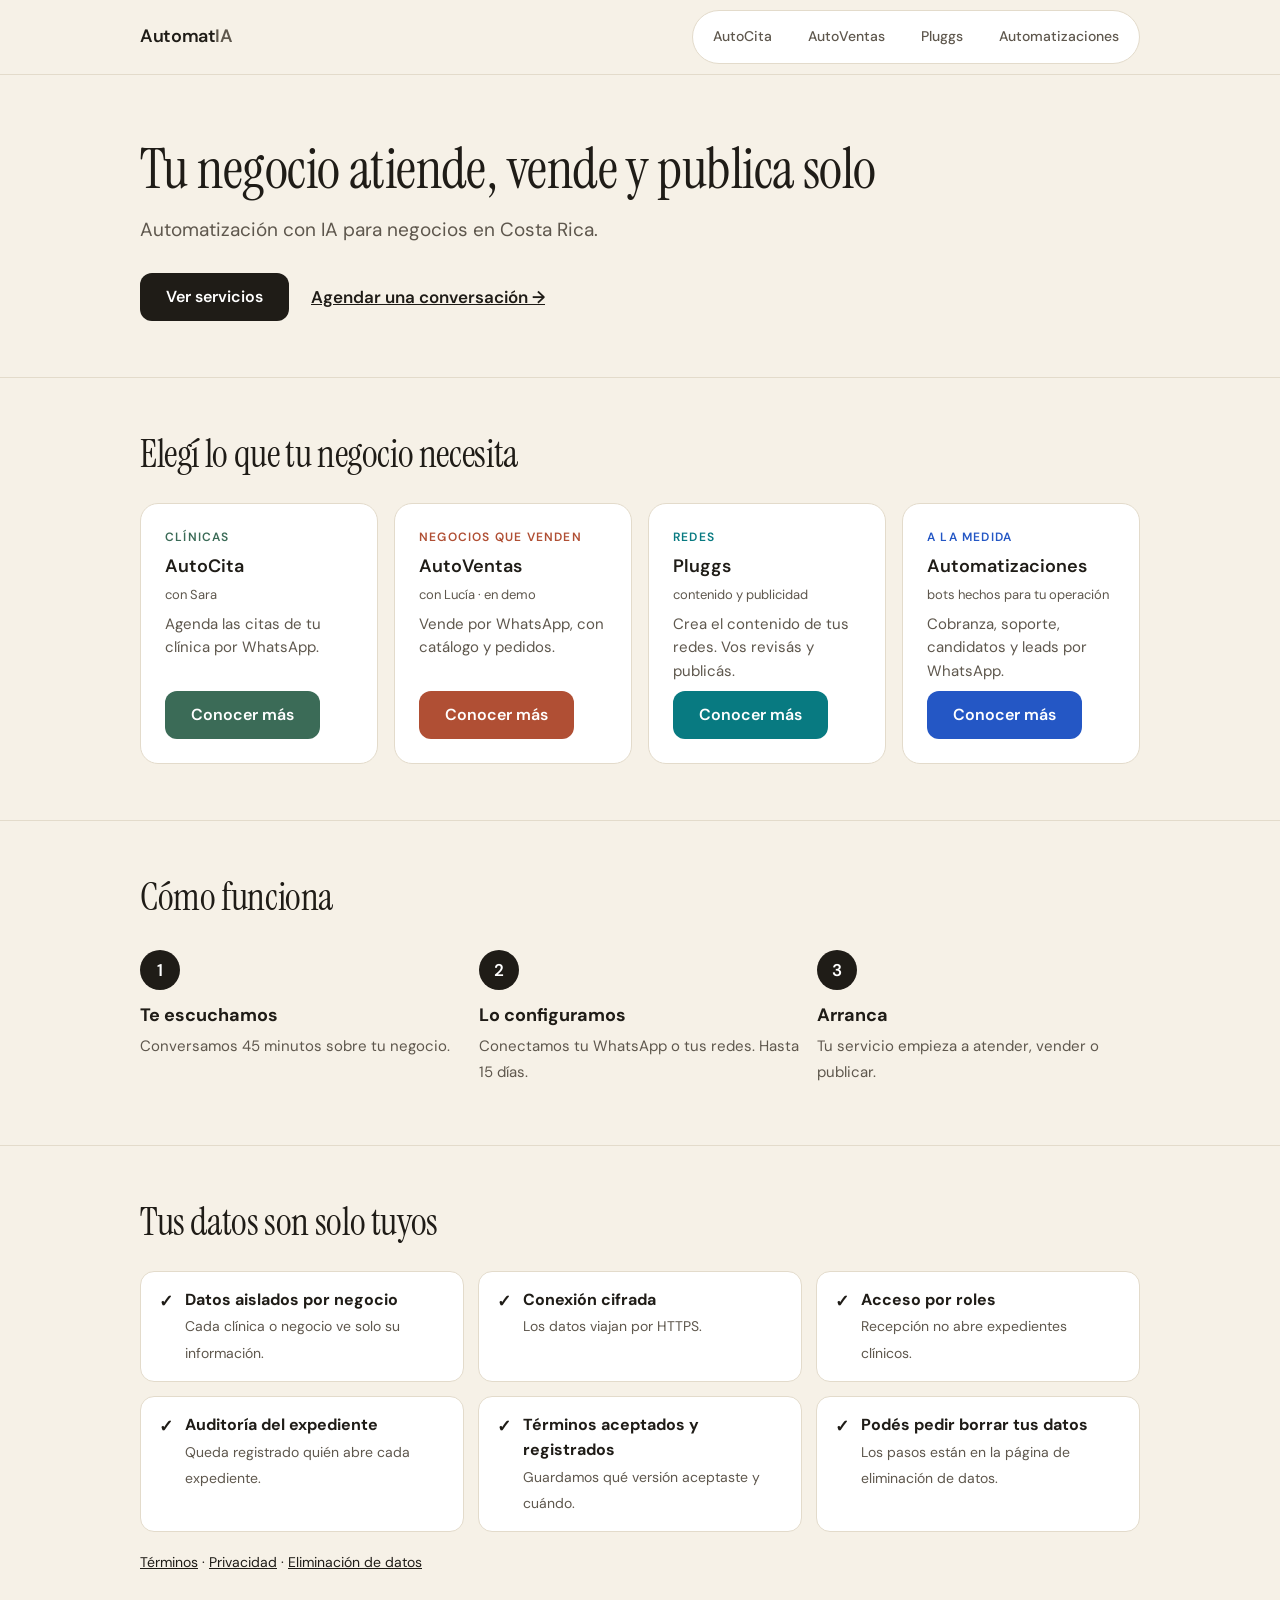
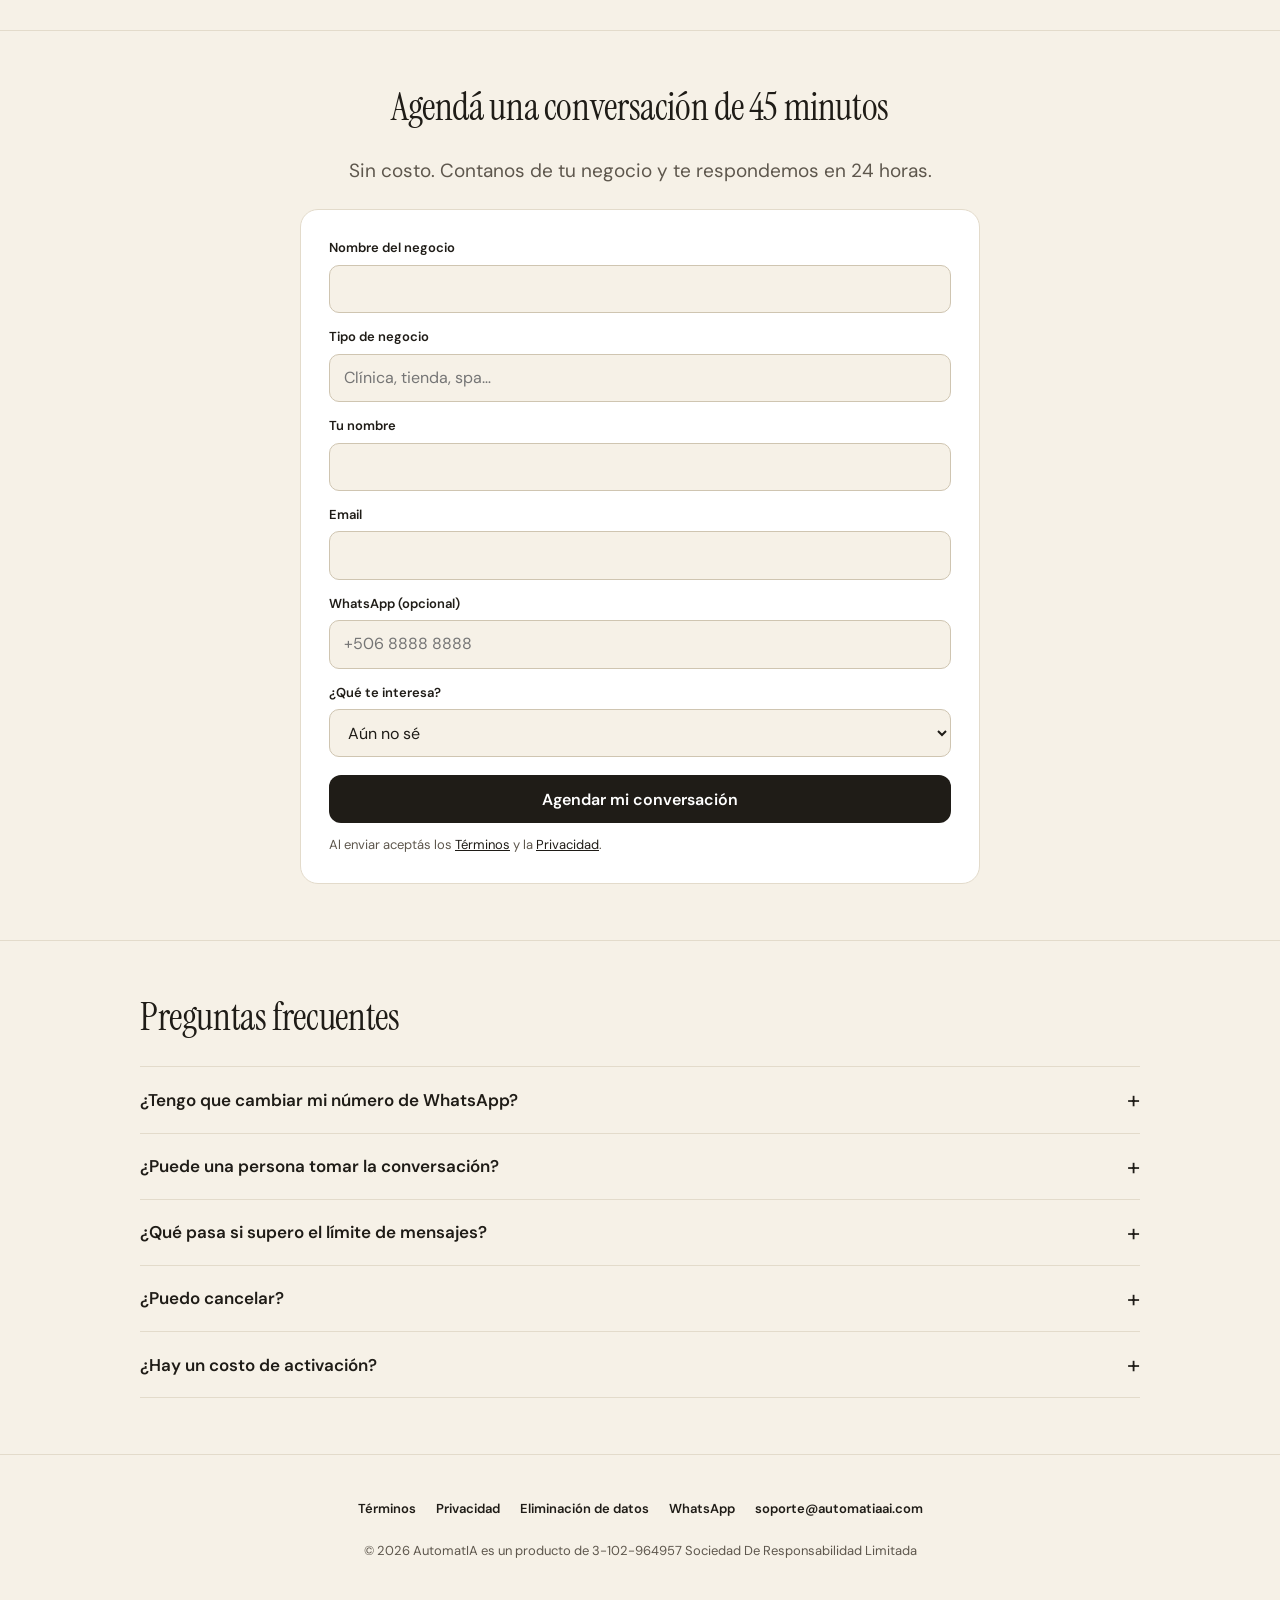
<file: index.html>
<!DOCTYPE html>
<html lang="es">
<head>
  <meta charset="UTF-8">
  <meta name="viewport" content="width=device-width, initial-scale=1.0">
  <title>AutomatIA — AutoCita, AutoVentas, Pluggs y Automatizaciones</title>
  <meta name="description" content="Automatización con IA para negocios en Costa Rica: agenda citas por WhatsApp (AutoCita), vende por WhatsApp (AutoVentas), crea el contenido de tus redes (Pluggs) y bots a la medida.">
  <meta name="google-site-verification" content="_8qZPSZGmV5F7HNqPFmdoXxoTfa0XFmqXMzItLBVEF8" />
  <meta name="facebook-domain-verification" content="z0a54sqp5qgldc2kkbyljly3v3r4a8" />
  <!-- Google tag (gtag.js) -->
  <script async src="https://www.googletagmanager.com/gtag/js?id=G-FZLV933R7K"></script>
  <script>
    window.dataLayer = window.dataLayer || [];
    function gtag(){dataLayer.push(arguments);}
    gtag('js', new Date());
    gtag('config', 'G-FZLV933R7K');
  </script>
  <!-- Meta Pixel Code -->
  <script>
  !function(f,b,e,v,n,t,s)
  {if(f.fbq)return;n=f.fbq=function(){n.callMethod?
  n.callMethod.apply(n,arguments):n.queue.push(arguments)};
  if(!f._fbq)f._fbq=n;n.push=n;n.loaded=!0;n.version='2.0';
  n.queue=[];t=b.createElement(e);t.async=!0;
  t.src=v;s=b.getElementsByTagName(e)[0];
  s.parentNode.insertBefore(t,s)}(window, document,'script',
  'https://connect.facebook.net/en_US/fbevents.js');
  fbq('init', '3684004151756792');
  fbq('track', 'PageView');
  </script>
  <noscript><img height="1" width="1" style="display:none"
  src="https://www.facebook.com/tr?id=3684004151756792&ev=PageView&noscript=1"
  /></noscript>
  <!-- End Meta Pixel Code -->
  <link rel="canonical" href="https://automatiaai.com/">
  <meta property="og:type" content="website">
  <meta property="og:locale" content="es_CR">
  <meta property="og:site_name" content="AutomatIA">
  <meta property="og:title" content="AutomatIA — AutoCita, AutoVentas, Pluggs y Automatizaciones">
  <meta property="og:description" content="Automatización con IA para negocios en Costa Rica: citas por WhatsApp, ventas por WhatsApp, contenido para redes y bots a la medida.">
  <meta property="og:url" content="https://automatiaai.com/">
  <meta name="twitter:card" content="summary">
  <script type="application/ld+json">{"@context": "https://schema.org", "@type": "Organization", "name": "AutomatIA", "url": "https://automatiaai.com", "description": "Automatización con IA para negocios en Costa Rica: AutoCita, AutoVentas, Pluggs y Automatizaciones a la medida.", "areaServed": "CR", "sameAs": ["https://wa.me/50686205959"]}</script>
  <script type="application/ld+json">{"@context": "https://schema.org", "@type": "FAQPage", "mainEntity": [{"@type": "Question", "name": "¿Tengo que cambiar mi número de WhatsApp?", "acceptedAnswer": {"@type": "Answer", "text": "No. Conectamos tu WhatsApp Business actual. No instalás nada."}}, {"@type": "Question", "name": "¿Puede una persona tomar la conversación?", "acceptedAnswer": {"@type": "Answer", "text": "Sí. Desde el inbox ves cada conversación y respondés cuando haga falta."}}, {"@type": "Question", "name": "¿Qué pasa si supero el límite de mensajes?", "acceptedAnswer": {"@type": "Answer", "text": "Cada plan incluye mensajes al mes. Los extra se cobran como cargo adicional en el siguiente ciclo, según los Términos."}}, {"@type": "Question", "name": "¿Puedo cancelar?", "acceptedAnswer": {"@type": "Answer", "text": "Sí, escribiendo a soporte@automatiaai.com con 15 días de anticipación al siguiente cobro. La suscripción se renueva sola cada período."}}, {"@type": "Question", "name": "¿Hay un costo de activación?", "acceptedAnswer": {"@type": "Answer", "text": "Sí. AutoCita y AutoVentas tienen un cargo único de activación, más IVA, que se indica en tu cotización. No es reembolsable una vez iniciada la activación (Términos, cláusula 10)."}}]}</script>
  <link rel="preconnect" href="https://fonts.googleapis.com">
  <link href="https://fonts.googleapis.com/css2?family=Instrument+Serif:ital@0;1&family=DM+Sans:wght@400;500;600&display=swap" rel="stylesheet">
  <link rel="stylesheet" href="/assets/site.css">
  <style>
    /* Central (22/10/2026): solo lo propio de esta página; lo demás vive en assets/site.css */
    .hp{position:absolute;left:-5000px;height:0;overflow:hidden}
    .tarjeta .quien{font-size:13px;color:var(--gris)}
    .seg{display:grid;gap:14px;grid-template-columns:repeat(auto-fit,minmax(280px,1fr))}
    .seg-item{display:flex;gap:12px;align-items:flex-start;background:var(--papel);border:1px solid var(--linea);border-radius:14px;padding:16px 18px}
    .seg-item i{font-style:normal;color:var(--tinta);font-weight:700}
    .seg-item b{display:block;font-size:16px}
    .seg-item span{font-size:14px;color:var(--gris)}
    .mas{margin-top:20px;font-size:14px}
    .mas a{color:var(--tinta)}
    select{font:inherit;font-size:16px;min-height:48px;padding:11px 14px;border:1px solid #CFC5B1;border-radius:10px;background:var(--crema);color:var(--tinta)}
    .nota{font-size:13px;color:var(--gris);margin-top:12px}
    .centro{text-align:center}
    .centro .sub{margin-left:auto;margin-right:auto}
    .centro .form{margin:0 auto;text-align:left}
    .form .campo{margin-bottom:14px}
    .form .btn{margin-top:4px}
  </style>
</head>
<body>
<header id="topbar"></header>

<main>
  <!-- 1. Hero -->
  <section class="hero">
    <div class="wrap">
      <h1>Tu negocio atiende, vende y publica solo</h1>
      <p class="sub">Automatización con IA para negocios en Costa Rica.</p>
      <div class="acciones">
        <a class="btn" href="#servicios">Ver servicios</a>
        <a class="enlace" href="#consultoria">Agendar una conversación →</a>
      </div>
    </div>
  </section>

  <!-- 2. Los 4 servicios, cada uno con su color -->
  <section class="seccion" id="servicios">
    <div class="wrap">
      <h2>Elegí lo que tu negocio necesita</h2>
      <div class="tarjetas">
        <article class="tarjeta" data-s="autocita">
          <span class="etiqueta">Clínicas</span>
          <h3>AutoCita</h3>
          <p class="quien">con Sara</p>
          <p>Agenda las citas de tu clínica por WhatsApp.</p>
          <!-- precio real: Starter US$119/doctor/mes + IVA (autocita.html) -->
          <a class="btn" href="/autocita.html">Conocer más</a>
        </article>
        <article class="tarjeta" data-s="autoventas">
          <span class="etiqueta">Negocios que venden</span>
          <h3>AutoVentas</h3>
          <p class="quien">con Lucía · en demo</p>
          <p>Vende por WhatsApp, con catálogo y pedidos.</p>
          <!-- precio real: AutoVentas Lite US$23.99/mes + IVA (lucia.html) -->
          <a class="btn" href="/lucia.html">Conocer más</a>
        </article>
        <article class="tarjeta" data-s="pluggs">
          <span class="etiqueta">Redes</span>
          <h3>Pluggs</h3>
          <p class="quien">contenido y publicidad</p>
          <p>Crea el contenido de tus redes. Vos revisás y publicás.</p>
          <a class="btn" href="/pluggs.html">Conocer más</a>
        </article>
        <article class="tarjeta" data-s="automatizaciones">
          <span class="etiqueta">A la medida</span>
          <h3>Automatizaciones</h3>
          <p class="quien">bots hechos para tu operación</p>
          <p>Cobranza, soporte, candidatos y leads por WhatsApp.</p>
          <a class="btn" href="/automatizaciones.html">Conocer más</a>
        </article>
      </div>
    </div>
  </section>

  <!-- 3. Cómo funciona -->
  <section class="seccion" id="como-funciona">
    <div class="wrap">
      <h2>Cómo funciona</h2>
      <div class="pasos">
        <div class="paso"><b>Te escuchamos</b><span>Conversamos 45 minutos sobre tu negocio.</span></div>
        <div class="paso"><b>Lo configuramos</b><span>Conectamos tu WhatsApp o tus redes. Hasta 15 días.</span></div>
        <div class="paso"><b>Arranca</b><span>Tu servicio empieza a atender, vender o publicar.</span></div>
      </div>
    </div>
  </section>

  <!-- 4. Confianza y seguridad. Cada afirmación tiene su nota de dónde se comprueba (comentario HTML). -->
  <section class="seccion" id="seguridad">
    <div class="wrap">
      <h2>Tus datos son solo tuyos</h2>
      <div class="seg">
        <!-- verif: RLS habilitado en conversaciones/mensajes/actividad (autocita-inbox.sql:88,109; actividad-log.sql:19; autoventas-esquema.sql). VERIFICAR cobertura de RLS en TODAS las tablas. -->
        <div class="seg-item"><i>✓</i><div><b>Datos aislados por negocio</b><span>Cada clínica o negocio ve solo su información.</span></div></div>
        <!-- verif: conexiones a la API y a Supabase por https (LEADS_API, URLs de Railway). HSTS/TLS mínimo: VERIFICAR en el proveedor. -->
        <div class="seg-item"><i>✓</i><div><b>Conexión cifrada</b><span>Los datos viajan por HTTPS.</span></div></div>
        <!-- verif: roles; solo un rol profesional ve expedientes (index-actualizado.js:2243; roles-expediente-v2.sql) -->
        <div class="seg-item"><i>✓</i><div><b>Acceso por roles</b><span>Recepción no abre expedientes clínicos.</span></div></div>
        <!-- verif: bitácora de acceso al expediente y a audios (expediente-auditoria-y-flujo.sql; index-actualizado.js:6182) -->
        <div class="seg-item"><i>✓</i><div><b>Auditoría del expediente</b><span>Queda registrado quién abre cada expediente.</span></div></div>
        <!-- verif: tabla terminos_aceptaciones con versión y fecha (index-actualizado.js:7448) -->
        <div class="seg-item"><i>✓</i><div><b>Términos aceptados y registrados</b><span>Guardamos qué versión aceptaste y cuándo.</span></div></div>
        <!-- verif: eliminacion-datos.html; retención 30 días tras cancelar (terminos.html cláusula 12) -->
        <div class="seg-item"><i>✓</i><div><b>Podés pedir borrar tus datos</b><span>Los pasos están en la página de eliminación de datos.</span></div></div>
      </div>
      <p class="mas"><a href="/terminos.html">Términos</a> · <a href="/privacidad.html">Privacidad</a> · <a href="/eliminacion-datos.html">Eliminación de datos</a></p>
    </div>
  </section>

  <!-- Casos de clientes: oculto hasta tener casos reales con permiso. No publicar ejemplos inventados. -->
  <section id="casos" hidden></section>

  <!-- 5. Consultoría -> POST /leads (misma validación, límites y anti-spam de antes) -->
  <section class="seccion centro" id="consultoria">
    <div class="wrap">
      <h2>Agendá una conversación de 45 minutos</h2>
      <p class="sub">Sin costo. Contanos de tu negocio y te respondemos en 24 horas. <!-- VERIFICAR: consultoría sin costo (confirmado por Eduardo 22/10/2026) y plazo de 24 h --></p>
      <form class="form" id="leadForm" novalidate style="margin-top:24px">
        <div class="campo"><label for="leadNegocio">Nombre del negocio</label><input type="text" id="leadNegocio" maxlength="150" required autocomplete="organization"></div>
        <div class="campo"><label for="leadTipo">Tipo de negocio</label><input type="text" id="leadTipo" maxlength="80" placeholder="Clínica, tienda, spa…"></div>
        <div class="campo"><label for="leadContacto">Tu nombre</label><input type="text" id="leadContacto" maxlength="150" required autocomplete="name"></div>
        <div class="campo"><label for="leadEmail">Email</label><input type="email" id="leadEmail" maxlength="200" required autocomplete="email"></div>
        <div class="campo"><label for="leadTelefono">WhatsApp (opcional)</label><input type="tel" id="leadTelefono" maxlength="30" placeholder="+506 8888 8888" autocomplete="tel"></div>
        <div class="campo"><label for="leadInteres">¿Qué te interesa?</label>
          <select id="leadInteres"><option value="">Aún no sé</option><option>AutoCita (citas)</option><option>AutoVentas (ventas)</option><option>Pluggs (redes)</option><option>Automatizaciones (a la medida)</option></select></div>
        <div class="campo hp" aria-hidden="true"><label for="leadWeb">No llenar</label><input type="text" id="leadWeb" tabindex="-1" autocomplete="off"></div>
        <div id="leadMsg" class="msg" role="status" aria-live="polite"></div>
        <button type="submit" class="btn" id="leadSubmitBtn">Agendar mi conversación</button>
        <p class="nota">Al enviar aceptás los <a href="/terminos.html">Términos</a> y la <a href="/privacidad.html">Privacidad</a>.</p>
      </form>
    </div>
  </section>

  <!-- 6. Preguntas frecuentes -->
  <section class="seccion" id="faq">
    <div class="wrap">
      <h2>Preguntas frecuentes</h2>
      <details><summary>¿Tengo que cambiar mi número de WhatsApp?</summary><div class="cuerpo">No. Conectamos tu WhatsApp Business actual. No instalás nada.</div></details>
      <!-- verif: inbox + bot_pausado + responder a mano (index-actualizado.js:2352-2410, 2652) -->
      <details><summary>¿Puede una persona tomar la conversación?</summary><div class="cuerpo">Sí. Desde el inbox ves cada conversación y respondés cuando haga falta.</div></details>
      <!-- verif: terminos.html, cláusula de pagos (cargo adicional en el siguiente ciclo). VERIFICAR "nunca se cobra sin aprobación": los Términos no lo dicen. -->
      <details><summary>¿Qué pasa si supero el límite de mensajes?</summary><div class="cuerpo">Cada plan incluye mensajes al mes. Los extra se cobran como cargo adicional en el siguiente ciclo, según los Términos.</div></details>
      <!-- verif: terminos.html cláusula 12 (15 días de aviso) y renovación automática. No se afirma "sin contrato largo". -->
      <details><summary>¿Puedo cancelar?</summary><div class="cuerpo">Sí, escribiendo a soporte@automatiaai.com con 15 días de anticipación al siguiente cobro. La suscripción se renueva sola cada período.</div></details>
      <details><summary>¿Hay un costo de activación?</summary><div class="cuerpo">Sí. AutoCita y AutoVentas tienen un cargo único de activación, más IVA, que se indica en tu cotización. No es reembolsable una vez iniciada la activación (Términos, cláusula 10).</div></details>
    </div>
  </section>
</main>

<footer class="pie" id="contacto">
  <div class="wrap">
    <nav aria-label="Legal y contacto">
      <a href="/terminos.html">Términos</a>
      <a href="/privacidad.html">Privacidad</a>
      <a href="/eliminacion-datos.html">Eliminación de datos</a>
      <a href="https://wa.me/50686205959?text=Hola%2C%20quiero%20info%20de%20AutomatIA" target="_blank" rel="noopener noreferrer">WhatsApp</a>
      <a href="mailto:soporte@automatiaai.com">soporte@automatiaai.com</a>
    </nav>
    <p>© 2026 AutomatIA es un producto de 3-102-964957 Sociedad De Responsabilidad Limitada</p>
  </div>
</footer>

<script src="/assets/nav.js"></script>
<script>
const LEADS_API = 'https://autocita-production.up.railway.app';
document.getElementById('leadForm').addEventListener('submit', async function (event) {
  event.preventDefault();
  const btn = document.getElementById('leadSubmitBtn');
  const msgEl = document.getElementById('leadMsg');
  const v = id => document.getElementById(id).value.trim();
  const mostrar = (txt, ok) => { msgEl.textContent = txt; msgEl.className = 'msg show ' + (ok ? 'ok' : 'err'); };
  // Anti-spam: si el campo trampa viene lleno, se finge éxito y no se envía.
  if (v('leadWeb')) { mostrar('Listo. Te escribimos en menos de 24 horas.', true); return; }
  const nombre_negocio = v('leadNegocio'), nombre_contacto = v('leadContacto'), email = v('leadEmail');
  if (!nombre_negocio || !nombre_contacto || !/^[^\s@]+@[^\s@]+\.[^\s@]+$/.test(email)) {
    mostrar('Revisá el nombre del negocio, tu nombre y el email.', false);
    return;
  }
  const interes = v('leadInteres');
  // El texto de "mensaje" se mantiene igual que antes: lo leen el admin-panel y los filtros de leads.
  const body = {
    nombre_negocio, nombre_contacto, email,
    tipo_negocio: v('leadTipo'),
    telefono: v('leadTelefono'),
    mensaje: interes ? 'Consultoría gratis 45 min. Interés: ' + interes : 'Consultoría gratis 45 min.',
  };
  btn.disabled = true; btn.textContent = 'Enviando…';
  try {
    const resp = await fetch(LEADS_API + '/leads', { method: 'POST', headers: { 'Content-Type': 'application/json' }, body: JSON.stringify(body) });
    const data = await resp.json().catch(() => ({}));
    if (!resp.ok) throw new Error(data.error || 'Error');
    mostrar('Listo. Te escribimos en menos de 24 horas.', true);
    document.getElementById('leadForm').reset();
  } catch (e) {
    mostrar('Hubo un problema. Escribinos por WhatsApp al +506 8620 5959.', false);
  } finally {
    btn.disabled = false; btn.textContent = 'Agendar mi conversación';
  }
});
</script>
</body>
</html>
</file>
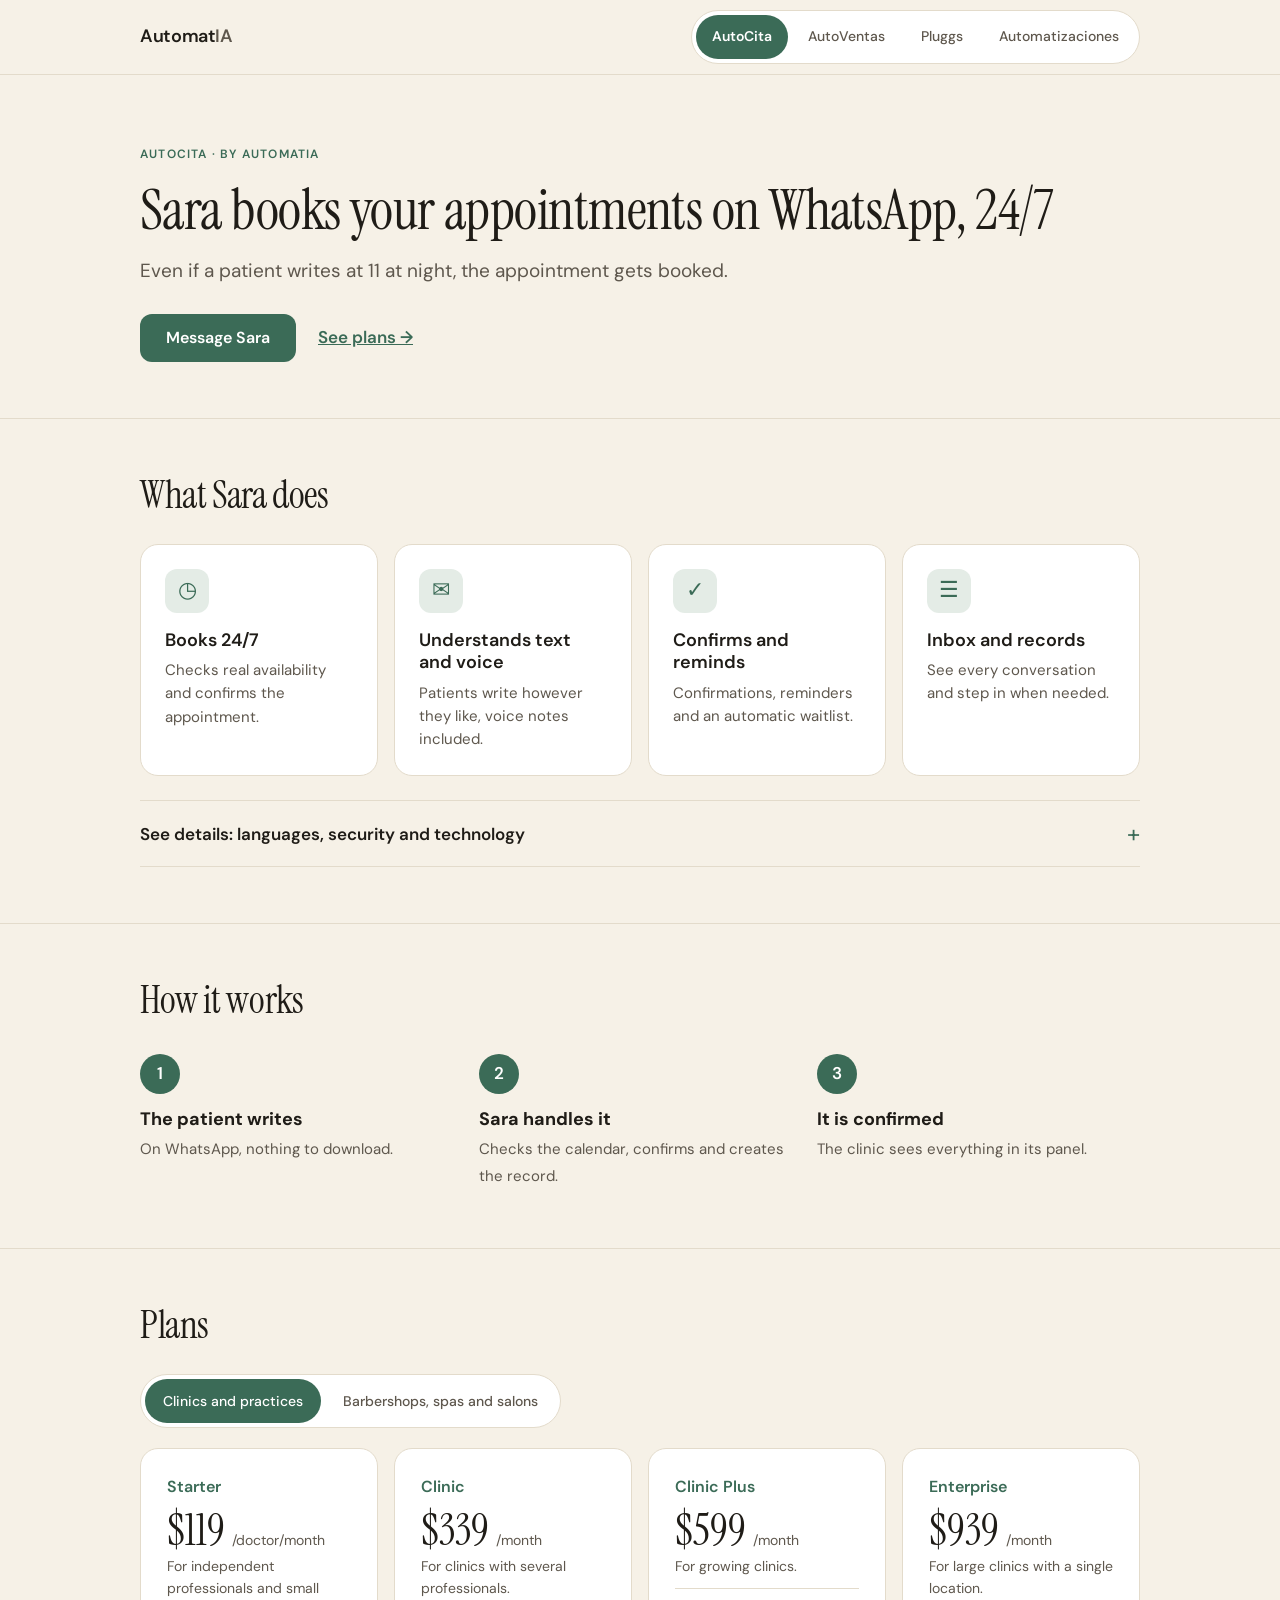
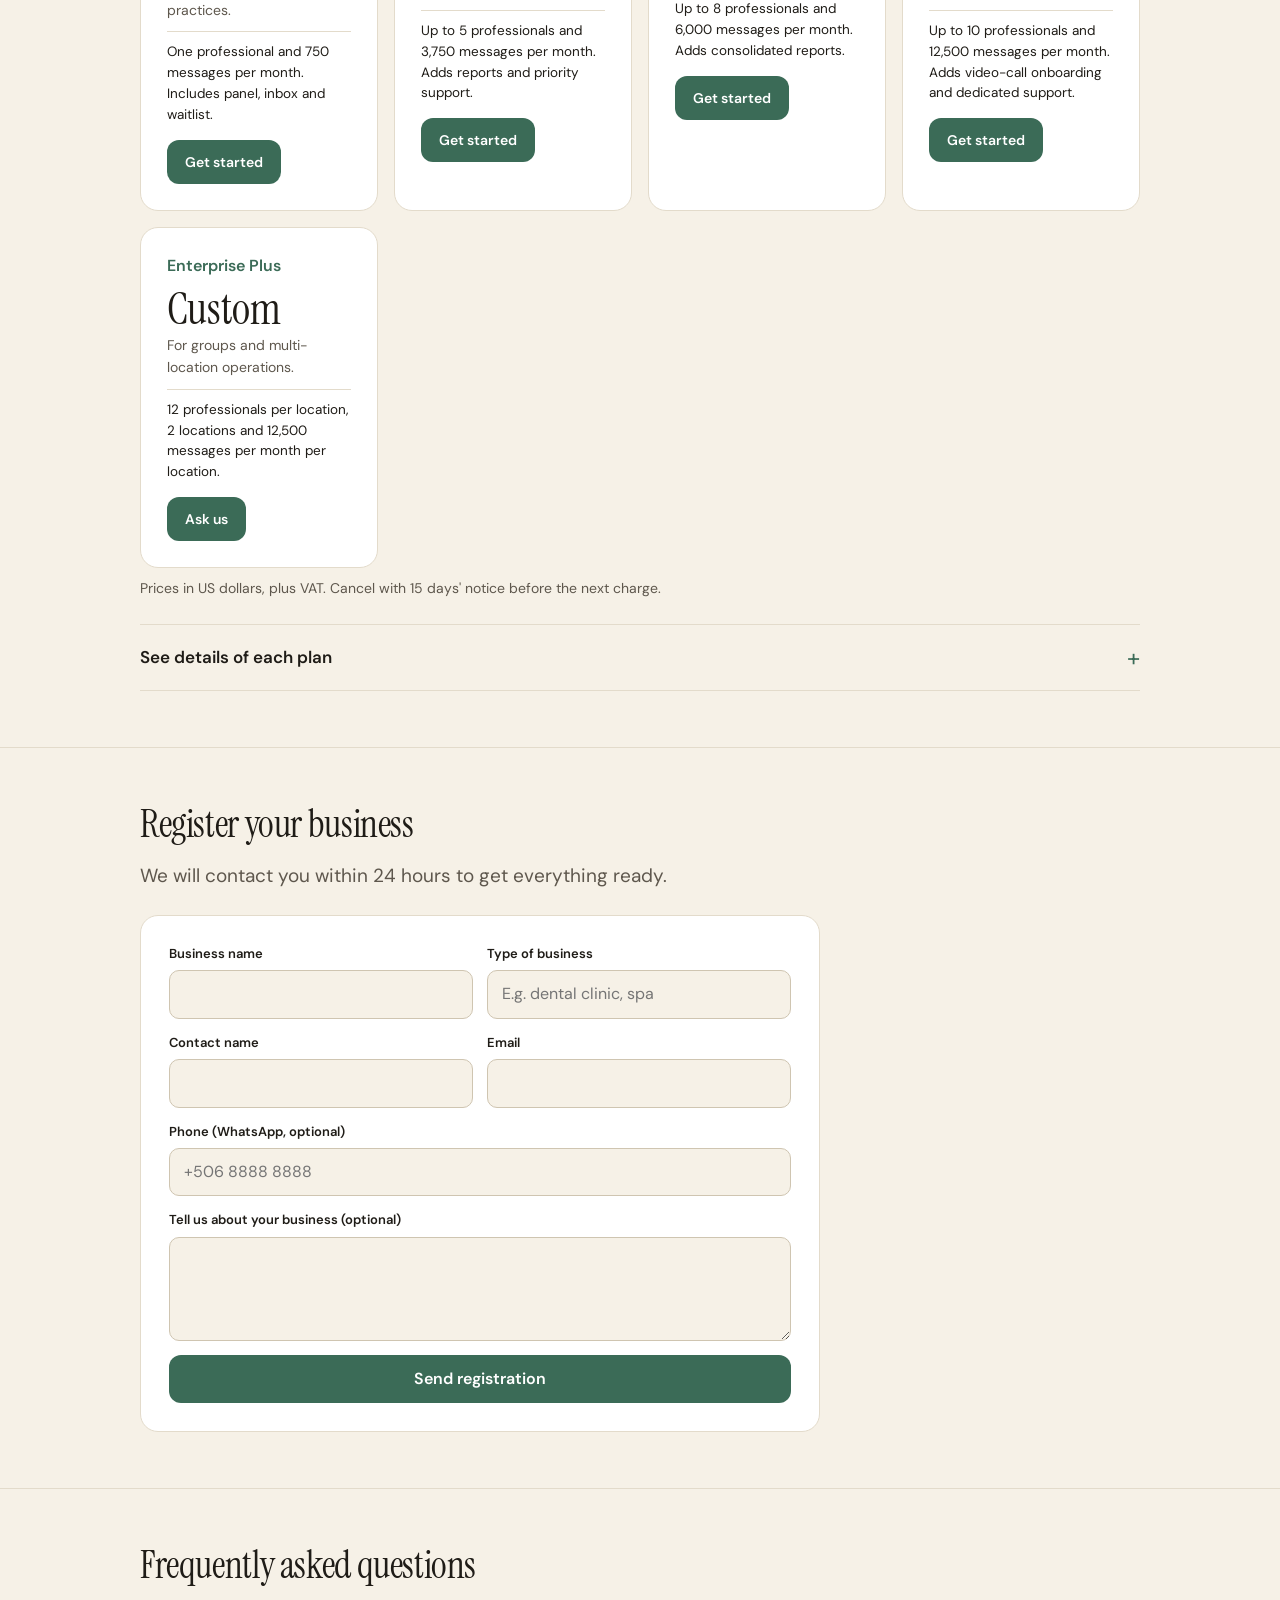
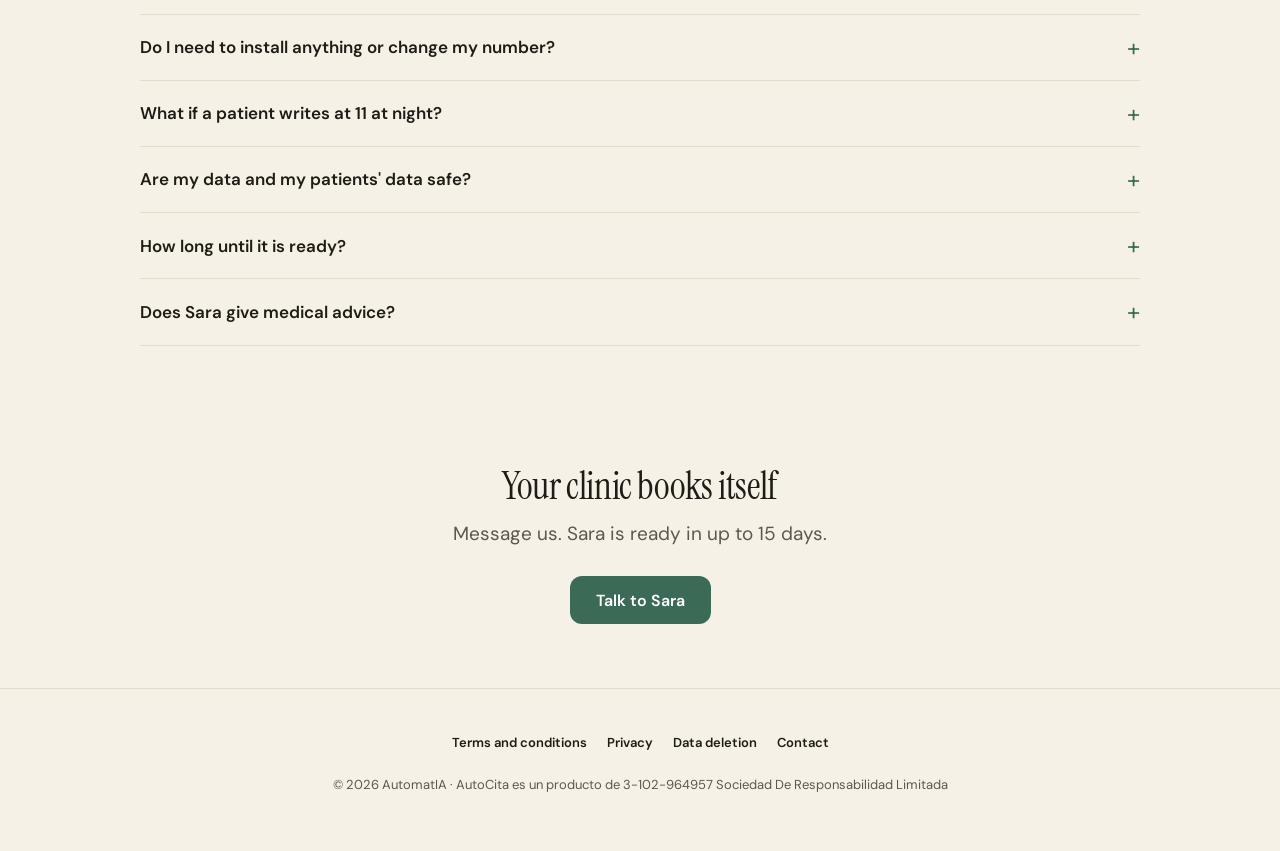
<file: autocita.html>
<!DOCTYPE html>
<html lang="es">
<head>
  <meta charset="UTF-8">
  <meta name="viewport" content="width=device-width, initial-scale=1.0">
  <title>AutoCita (Sara) — agenda de citas por WhatsApp | AutomatIA</title>
  <meta name="description" content="Sara agenda las citas de tu clínica por WhatsApp las 24 horas. Aunque un paciente escriba a las 11 de la noche, la cita queda agendada. Por AutomatIA, Costa Rica.">
  <meta name="google-site-verification" content="_8qZPSZGmV5F7HNqPFmdoXxoTfa0XFmqXMzItLBVEF8" />
  <meta name="facebook-domain-verification" content="z0a54sqp5qgldc2kkbyljly3v3r4a8" />
  <!-- Google tag (gtag.js) -->
  <script async src="https://www.googletagmanager.com/gtag/js?id=G-FZLV933R7K"></script>
  <script>
    window.dataLayer = window.dataLayer || [];
    function gtag(){dataLayer.push(arguments);}
    gtag('js', new Date());
    gtag('config', 'G-FZLV933R7K');
  </script>
  <!-- Meta Pixel Code -->
  <script>
  !function(f,b,e,v,n,t,s)
  {if(f.fbq)return;n=f.fbq=function(){n.callMethod?
  n.callMethod.apply(n,arguments):n.queue.push(arguments)};
  if(!f._fbq)f._fbq=n;n.push=n;n.loaded=!0;n.version='2.0';
  n.queue=[];t=b.createElement(e);t.async=!0;
  t.src=v;s=b.getElementsByTagName(e)[0];
  s.parentNode.insertBefore(t,s)}(window, document,'script',
  'https://connect.facebook.net/en_US/fbevents.js');
  fbq('init', '3684004151756792');
  fbq('track', 'PageView');
  </script>
  <noscript><img height="1" width="1" style="display:none"
  src="https://www.facebook.com/tr?id=3684004151756792&ev=PageView&noscript=1"
  /></noscript>
  <!-- End Meta Pixel Code -->
  <link rel="canonical" href="https://automatiaai.com/autocita.html">
  <meta property="og:type" content="website">
  <meta property="og:locale" content="es_CR">
  <meta property="og:site_name" content="AutomatIA">
  <meta property="og:title" content="AutoCita (Sara) — agenda de citas por WhatsApp | AutomatIA">
  <meta property="og:description" content="Sara agenda las citas de tu clínica por WhatsApp las 24 horas, entiende audios y confirma al instante.">
  <meta property="og:url" content="https://automatiaai.com/autocita.html">
  <script type="application/ld+json">{"@context": "https://schema.org", "@type": "Organization", "name": "AutomatIA", "alternateName": "AutoCita", "url": "https://automatiaai.com", "description": "Plataforma de automatización con IA para clínicas: agenda citas por WhatsApp las 24 horas.", "areaServed": "CR", "sameAs": ["https://wa.me/50686205959"]}</script>
  <script type="application/ld+json">{"@context": "https://schema.org", "@type": "FAQPage", "mainEntity": [{"@type": "Question", "name": "¿Necesito instalar algo o cambiar mi número?", "acceptedAnswer": {"@type": "Answer", "text": "No. No cambiás tu número y no instalás nada. Conectamos tu WhatsApp Business existente durante la incorporación."}}, {"@type": "Question", "name": "¿Qué pasa si el paciente escribe a las 11 de la noche?", "acceptedAnswer": {"@type": "Answer", "text": "Sara responde las 24 horas, los 7 días. Si hay disponibilidad, agenda. Si no, pone al paciente en lista de espera y le avisa cuando se abra un espacio."}}, {"@type": "Question", "name": "¿Mis datos y los de mis pacientes están seguros?", "acceptedAnswer": {"@type": "Answer", "text": "Sí. La base de datos está alojada en Supabase y los datos de cada clínica están aislados. Nadie más puede ver tus pacientes."}}, {"@type": "Question", "name": "¿Cuánto tarda en estar listo?", "acceptedAnswer": {"@type": "Answer", "text": "Hasta 15 días desde que nos contactás: configuramos todo, conectamos tu número (depende de la verificación de Meta) y hacemos una prueba en vivo con vos."}}, {"@type": "Question", "name": "¿Sara da consejos médicos?", "acceptedAnswer": {"@type": "Answer", "text": "No. Sara agenda, confirma y recuerda citas; no está diseñada para diagnosticar ni dar consejos médicos."}}]}</script>
  <link rel="preconnect" href="https://fonts.googleapis.com">
  <link href="https://fonts.googleapis.com/css2?family=Instrument+Serif:ital@0;1&family=DM+Sans:wght@400;500;600&display=swap" rel="stylesheet">
  <link rel="stylesheet" href="/assets/site.css">
  <style>
    /* AutoCita (22/10/2026): solo lo propio de esta página; lo demás vive en assets/site.css */
    .seg-toggle{display:inline-flex;gap:4px;background:var(--papel);border:1px solid var(--linea);border-radius:999px;padding:4px;margin-bottom:20px;max-width:100%;overflow-x:auto}
    .seg-toggle button{min-height:44px;padding:0 18px;border:0;border-radius:999px;background:none;font:500 14px var(--sans);color:var(--gris);cursor:pointer;white-space:nowrap}
    .seg-toggle button.activo{background:var(--acento);color:#fff}
    .seg-negocio .solo-clinica{display:none}
    .planes{grid-template-columns:repeat(auto-fit,minmax(200px,1fr))}
    .plan .btn{margin-top:14px;min-height:44px;padding:0 18px;font-size:14px}
    .plan .precio small{font-family:var(--sans);font-size:14px;color:var(--gris)}
    .nota-plan{font-size:14px;color:var(--gris);margin-top:10px}
    .plan .dif{margin-top:10px;padding-top:10px;border-top:1px solid var(--linea);color:var(--tinta);font-size:13.5px}
  </style>
</head>
<body data-servicio="autocita">
<header id="topbar"></header>

<main>
  <!-- 1. Hero -->
  <section class="hero">
    <div class="wrap">
      <span class="etiqueta" data-k="hero.eti">AutoCita · por AutomatIA</span>
      <h1 data-k="hero.h1">Sara agenda tus citas por WhatsApp, 24/7</h1>
      <p class="sub" data-k="hero.sub">Aunque un paciente escriba a las 11 de la noche, la cita queda agendada.</p>
      <div class="acciones">
        <a class="btn" href="https://wa.me/50686205959?text=Hola%2C%20quiero%20agendar%20una%20cita" target="_blank" rel="noopener noreferrer" data-k="hero.cta">Escribirle a Sara</a>
        <a class="enlace" href="#planes" data-k="hero.link">Ver planes →</a>
      </div>
    </div>
  </section>

  <!-- 2. Qué hace -->
  <section class="seccion">
    <div class="wrap">
      <h2 data-k="que.h2">Lo que hace Sara</h2>
      <div class="tarjetas">
        <div class="tarjeta"><span class="ico" aria-hidden="true">◷</span><h3 data-k="c1.t">Agenda 24/7</h3><p data-k="c1.d">Revisa disponibilidad real y confirma la cita.</p></div>
        <div class="tarjeta"><span class="ico" aria-hidden="true">✉</span><h3 data-k="c2.t">Entiende texto y audios</h3><p data-k="c2.d">El paciente escribe como quiera, también con notas de voz.</p></div>
        <div class="tarjeta"><span class="ico" aria-hidden="true">✓</span><h3 data-k="c3.t">Confirma y recuerda</h3><p data-k="c3.d">Confirmaciones, recordatorios y lista de espera automática.</p></div>
        <div class="tarjeta"><span class="ico" aria-hidden="true">☰</span><h3 data-k="c4.t">Inbox y expediente</h3><p data-k="c4.d">Ves cada conversación y respondés cuando haga falta.</p></div>
      </div>
      <div class="detalle">
        <details>
          <summary data-k="det.sum">Ver detalle: idiomas, seguridad y tecnología</summary>
          <div class="cuerpo">
            <ul>
              <li data-k="det.1">Responde en el idioma del paciente. No es un bot de menús: entiende lenguaje natural.</li>
              <li data-k="det.2">Conectada a la API oficial de WhatsApp Business de Meta, sin herramientas informales.</li>
              <li data-k="det.3">Base de datos en Supabase, con los datos aislados por clínica o negocio.</li>
              <li data-k="det.4">El expediente del paciente incluye notas de voz transcritas por IA (plan de clínicas).</li>
            </ul>
          </div>
        </details>
      </div>
    </div>
  </section>

  <!-- 3. Cómo funciona -->
  <section class="seccion" id="como-funciona">
    <div class="wrap">
      <h2 data-k="how.h2">Cómo funciona</h2>
      <div class="pasos">
        <div class="paso"><b data-k="s1.t">El paciente escribe</b><span data-k="s1.d">Por WhatsApp, sin descargar nada.</span></div>
        <div class="paso"><b data-k="s2.t">Sara gestiona todo</b><span data-k="s2.d">Revisa agenda, confirma y crea el registro.</span></div>
        <div class="paso"><b data-k="s3.t">Queda confirmada</b><span data-k="s3.d">La clínica ve todo en su panel.</span></div>
      </div>
    </div>
  </section>

  <!-- 4. Planes (valores reales; el segmento negocio es -$9/mes, ver aplicarSegmento) -->
  <section class="seccion" id="planes">
    <div class="wrap">
      <h2 data-k="plans.h2">Planes</h2>
      <div class="seg-toggle" role="group" aria-label="Tipo de negocio">
        <button type="button" class="activo" data-seg="clinica" data-k="seg.cli">Clínicas y consultorios</button>
        <button type="button" data-seg="negocio" data-k="seg.neg">Barberías, spas y salones</button>
      </div>
      <div class="planes">
        <div class="plan">
          <div class="nombre" data-k="p1">Starter</div>
          <div class="precio"><span class="seg-precio" data-cli="$119" data-neg="$110">$119</span> <small data-k="per.doc">/doctor/mes</small></div>
          <div class="nota" data-k="p1.d">Para profesionales independientes y consultorios pequeños.</div>
          <div class="nota dif" data-k="pf1">Un profesional y 750 mensajes al mes. Incluye panel, inbox y lista de espera.</div>
          <a class="btn seg-href" data-cli="https://wa.me/50686205959?text=Hola%2C%20quiero%20el%20plan%20Starter%20de%20%24119%2Fdoctor%2Fmes" data-neg="https://wa.me/50686205959?text=Hola%2C%20quiero%20el%20plan%20Starter%20para%20negocio%20de%20%24110%2Fprofesional%2Fmes" href="https://wa.me/50686205959?text=Hola%2C%20quiero%20el%20plan%20Starter%20de%20%24119%2Fdoctor%2Fmes" target="_blank" rel="noopener noreferrer" data-k="plan.cta">Empezar</a>
        </div>
        <div class="plan">
          <div class="nombre" data-k="p2">Clínica</div>
          <div class="precio"><span class="seg-precio" data-cli="$339" data-neg="$330">$339</span> <small data-k="per.mes">/mes</small></div>
          <div class="nota" data-k="p2.d">Para clínicas con varios profesionales.</div>
          <div class="nota dif" data-k="pf2">Hasta 5 profesionales y 3,750 mensajes al mes. Suma reportes y soporte prioritario.</div>
          <a class="btn seg-href" data-cli="https://wa.me/50686205959?text=Hola%2C%20quiero%20el%20plan%20Cl%C3%ADnica%20de%20%24339%2Fmes" data-neg="https://wa.me/50686205959?text=Hola%2C%20quiero%20el%20plan%20Negocio%20de%20%24330%2Fmes" href="https://wa.me/50686205959?text=Hola%2C%20quiero%20el%20plan%20Cl%C3%ADnica%20de%20%24339%2Fmes" target="_blank" rel="noopener noreferrer" data-k="plan.cta">Empezar</a>
        </div>
        <div class="plan">
          <div class="nombre" data-k="p3">Clínica Plus</div>
          <div class="precio"><span class="seg-precio" data-cli="$599" data-neg="$590">$599</span> <small data-k="per.mes">/mes</small></div>
          <div class="nota" data-k="p3.d">Para clínicas en crecimiento.</div>
          <div class="nota dif" data-k="pf3">Hasta 8 profesionales y 6,000 mensajes al mes. Suma reportes consolidados.</div>
          <a class="btn seg-href" data-cli="https://wa.me/50686205959?text=Hola%2C%20quiero%20el%20plan%20Cl%C3%ADnica%20Plus%20de%20%24599%2Fmes" data-neg="https://wa.me/50686205959?text=Hola%2C%20quiero%20el%20plan%20Negocio%20Plus%20de%20%24590%2Fmes" href="https://wa.me/50686205959?text=Hola%2C%20quiero%20el%20plan%20Cl%C3%ADnica%20Plus%20de%20%24599%2Fmes" target="_blank" rel="noopener noreferrer" data-k="plan.cta">Empezar</a>
        </div>
        <div class="plan">
          <div class="nombre">Enterprise</div>
          <div class="precio"><span class="seg-precio" data-cli="$939" data-neg="$930">$939</span> <small data-k="per.mes">/mes</small></div>
          <div class="nota" data-k="p4.d">Para clínicas grandes con una sola sede.</div>
          <div class="nota dif" data-k="pf4">Hasta 10 profesionales y 12,500 mensajes al mes. Suma onboarding por videollamada y soporte dedicado.</div>
          <a class="btn seg-href" data-cli="https://wa.me/50686205959?text=Hola%2C%20quiero%20el%20plan%20Enterprise%20de%20%24939%2Fmes" data-neg="https://wa.me/50686205959?text=Hola%2C%20quiero%20el%20plan%20Enterprise%20de%20%24930%2Fmes" href="https://wa.me/50686205959?text=Hola%2C%20quiero%20el%20plan%20Enterprise%20de%20%24939%2Fmes" target="_blank" rel="noopener noreferrer" data-k="plan.cta">Empezar</a>
        </div>
        <div class="plan">
          <div class="nombre">Enterprise Plus</div>
          <div class="precio" data-k="medida">A medida</div>
          <div class="nota" data-k="p5.d">Para grupos y operaciones multi-sede.</div>
          <div class="nota dif" data-k="pf5">12 profesionales por sede, 2 sedes y 12,500 mensajes al mes por sede.</div>
          <a class="btn" href="https://wa.me/50686205959?text=Hola%2C%20quiero%20info%20del%20plan%20Enterprise%20Plus" target="_blank" rel="noopener noreferrer" data-k="plan.info">Consultar</a>
        </div>
      </div>
      <p class="nota-plan" data-k="plans.iva">Precios en dólares, más IVA. Cancelás con 15 días de aviso antes del siguiente cobro.</p>
      <div class="detalle">
        <details>
          <summary data-k="pd.sum">Ver detalle de cada plan</summary>
          <div class="cuerpo">
            <ul>
              <li data-k="pd.1">Starter: hasta 750 mensajes de WhatsApp al mes por profesional, panel de gestión, inbox en vivo, lista de espera y 1 recepción incluida.</li>
              <li data-k="pd.2">Clínica / Negocio: hasta 5 profesionales, todo lo de Starter, reportes por profesional y sede, hasta 3,750 mensajes al mes y soporte prioritario.</li>
              <li data-k="pd.3">Clínica Plus / Negocio Plus: hasta 8 profesionales, 1 sede, reportes consolidados y hasta 6,000 mensajes al mes.</li>
              <li data-k="pd.4">Enterprise: hasta 10 profesionales, 1 sede, onboarding por videollamada, soporte dedicado y hasta 12,500 mensajes al mes.</li>
              <li data-k="pd.5">Enterprise Plus: hasta 12 profesionales por sede, 2 sedes y hasta 12,500 mensajes al mes por sede. ¿Necesitás más profesionales o sedes? Consultanos.</li>
              <li data-k="pd.6">Facturación electrónica (Hacienda CR), opcional: $9 / $18 / $24 / $27 al mes según el plan (en Enterprise Plus se cotiza), solo para clínicas en Costa Rica.</li>
              <li class="solo-clinica" data-k="pd.7">Los planes de clínicas incluyen expediente del paciente con notas de voz transcritas por IA. Barberías, spas y salones pagan $9 menos al mes y no incluyen expediente clínico.</li>
            </ul>
            <p><span data-k="pd.8">Cargo único de activación: además de la mensualidad hay un cargo único de activación (más IVA), indicado en tu cotización. No es reembolsable una vez iniciada la activación; ver</span> <a href="/terminos.html#c10" data-k="pd.8l">Términos, cláusula 10</a>.</p>
            <p data-k="pd.9">Mensajes incluidos: son de servicio y utilidad (agendamiento, confirmaciones y recordatorios). Las campañas de marketing usan otra categoría de WhatsApp, con tarifa distinta, y se cotizan aparte. Cada mensaje adicional cuesta $0.065 y se cobra en el siguiente ciclo, según los Términos.</p>
          </div>
        </details>
      </div>
    </div>
  </section>

  <!-- 5. Registro (POST /leads) -->
  <section class="seccion" id="registro">
    <div class="wrap">
      <h2 data-k="lead.h2">Registrá tu negocio</h2>
      <p class="sub" style="margin:-12px 0 24px" data-k="lead.sub">Te contactamos en menos de 24 horas para dejar todo listo.</p>
      <form class="form" id="leadForm" novalidate>
        <div class="form-fila">
          <div class="campo"><label for="leadNegocio" data-k="lead.negocio">Nombre del negocio</label><input type="text" id="leadNegocio" maxlength="150" required></div>
          <div class="campo"><label for="leadTipo" data-k="lead.tipo">Tipo de negocio</label><input type="text" id="leadTipo" maxlength="80" data-ph="lead.tipoPh" placeholder="Ej: clínica dental, spa"></div>
          <div class="campo"><label for="leadContacto" data-k="lead.contacto">Nombre de contacto</label><input type="text" id="leadContacto" maxlength="150" required></div>
          <div class="campo"><label for="leadEmail">Email</label><input type="email" id="leadEmail" maxlength="200" required></div>
          <div class="campo full"><label for="leadTelefono" data-k="lead.tel">Teléfono (WhatsApp, opcional)</label><input type="tel" id="leadTelefono" maxlength="30" placeholder="+506 8888 8888"></div>
          <div class="campo full"><label for="leadMensaje" data-k="lead.msg">Contanos de tu negocio (opcional)</label><textarea id="leadMensaje" maxlength="2000"></textarea></div>
        </div>
        <button type="submit" class="btn" id="leadSubmitBtn" data-k="lead.btn">Enviar registro</button>
        <div class="msg" id="leadMsg" role="status" aria-live="polite"></div>
      </form>
    </div>
  </section>

  <!-- 6. Preguntas frecuentes -->
  <section class="seccion">
    <div class="wrap">
      <h2 data-k="faq.h2">Preguntas frecuentes</h2>
      <details><summary data-k="q1">¿Necesito instalar algo o cambiar mi número?</summary><div class="cuerpo" data-k="a1">No. No cambiás tu número y no instalás nada. Conectamos tu WhatsApp Business existente durante la incorporación.</div></details>
      <details><summary data-k="q2">¿Qué pasa si el paciente escribe a las 11 de la noche?</summary><div class="cuerpo" data-k="a2">Sara responde las 24 horas, los 7 días. Si hay disponibilidad, agenda. Si no, pone al paciente en lista de espera y le avisa cuando se abra un espacio.</div></details>
      <details><summary data-k="q3">¿Mis datos y los de mis pacientes están seguros?</summary><div class="cuerpo" data-k="a3">Sí. La base de datos está alojada en Supabase y los datos de cada clínica están aislados. Nadie más puede ver tus pacientes.</div></details>
      <details><summary data-k="q4">¿Cuánto tarda en estar listo?</summary><div class="cuerpo" data-k="a4">Hasta 15 días desde que nos contactás: configuramos todo, conectamos tu número (depende de la verificación de Meta) y hacemos una prueba en vivo con vos.</div></details>
      <!-- VERIFICAR: no hay en el código una instrucción explícita "no dar consejos médicos"; confirmar en el prompt de Sara antes de publicar. -->
      <details><summary data-k="q5">¿Sara da consejos médicos?</summary><div class="cuerpo" data-k="a5">No. Sara agenda, confirma y recuerda citas; no está diseñada para diagnosticar ni dar consejos médicos. Ante una duda de salud, el paciente debe consultar a su médico.</div></details>
    </div>
  </section>

  <!-- 7. CTA final -->
  <section class="cta-final">
    <div class="wrap">
      <h2 data-k="cta.h2">Tu clínica agenda sola</h2>
      <p class="sub" data-k="cta.sub">Escribinos. Sara queda lista en hasta 15 días.</p>
      <div class="acciones">
        <a class="btn" href="https://wa.me/50686205959?text=Hola%2C%20quiero%20agendar%20una%20cita" target="_blank" rel="noopener noreferrer" data-k="cta.btn">Hablar con Sara</a>
      </div>
    </div>
  </section>
</main>

<footer class="pie">
  <div class="wrap">
    <nav aria-label="Legal y contacto">
      <a href="/terminos.html" data-k="f.terms">Términos y condiciones</a>
      <a href="/privacidad.html" data-k="f.priv">Privacidad</a>
      <a href="/eliminacion-datos.html" data-k="f.del">Eliminación de datos</a>
      <a href="https://wa.me/50686205959" target="_blank" rel="noopener noreferrer" data-k="f.contact">Contacto</a>
    </nav>
    <p>© 2026 AutomatIA · AutoCita es un producto de 3-102-964957 Sociedad De Responsabilidad Limitada</p>
  </div>
</footer>

<script src="/assets/nav.js"></script>
<script>
// Textos por idioma (22/10/2026). El español vive en el HTML (SEO y sin JS); aquí solo en/pt.
// Las traducciones de en/pt son borrador: VERIFICAR con una persona nativa antes de publicar.
const T = {
  en: {
    'hero.eti': 'AutoCita · by AutomatIA', 'hero.h1': 'Sara books your appointments on WhatsApp, 24/7',
    'hero.sub': 'Even if a patient writes at 11 at night, the appointment gets booked.', 'hero.cta': 'Message Sara', 'hero.link': 'See plans →',
    'que.h2': 'What Sara does', 'c1.t': 'Books 24/7', 'c1.d': 'Checks real availability and confirms the appointment.',
    'c2.t': 'Understands text and voice', 'c2.d': 'Patients write however they like, voice notes included.',
    'c3.t': 'Confirms and reminds', 'c3.d': 'Confirmations, reminders and an automatic waitlist.',
    'c4.t': 'Inbox and records', 'c4.d': 'See every conversation and step in when needed.',
    'det.sum': 'See details: languages, security and technology',
    'det.1': 'Replies in the patient\'s language. Not a menu bot: it understands natural language.',
    'det.2': 'Connected to Meta\'s official WhatsApp Business API, with no informal tools.',
    'det.3': 'Database on Supabase, with data isolated per clinic or business.',
    'det.4': 'The patient record includes voice notes transcribed by AI (clinic plans).',
    'how.h2': 'How it works', 's1.t': 'The patient writes', 's1.d': 'On WhatsApp, nothing to download.',
    's2.t': 'Sara handles it', 's2.d': 'Checks the calendar, confirms and creates the record.', 's3.t': 'It is confirmed', 's3.d': 'The clinic sees everything in its panel.',
    'plans.h2': 'Plans', 'seg.cli': 'Clinics and practices', 'seg.neg': 'Barbershops, spas and salons',
    'p1': 'Starter', 'p2': 'Clinic', 'p2n': 'Business', 'p3': 'Clinic Plus', 'p3n': 'Business Plus',
    'per.doc': '/doctor/month', 'per.docn': '/professional/month', 'per.mes': '/month', 'desde': 'From',
    'p1.d': 'For independent professionals and small practices.', 'p1.dn': 'For barbers, stylists and independent professionals.',
    'p2.d': 'For clinics with several professionals.', 'p2.dn': 'For barbershops, spas and salons with several professionals.',
    'p3.d': 'For growing clinics.', 'p3.dn': 'For growing businesses.',
    'p4.d': 'For large clinics with a single location.', 'p4.dn': 'For large businesses with a single location.',
    'p5.d': 'For groups and multi-location operations.', 'p5.dn': 'For chains and franchises with several locations.',
    'plan.cta': 'Get started', 'plan.info': 'Ask us', 'medida': 'Custom',
    'pf1': 'One professional and 750 messages per month. Includes panel, inbox and waitlist.',
    'pf2': 'Up to 5 professionals and 3,750 messages per month. Adds reports and priority support.',
    'pf3': 'Up to 8 professionals and 6,000 messages per month. Adds consolidated reports.',
    'pf4': 'Up to 10 professionals and 12,500 messages per month. Adds video-call onboarding and dedicated support.',
    'pf5': '12 professionals per location, 2 locations and 12,500 messages per month per location.',
    'plans.iva': 'Prices in US dollars, plus VAT. Cancel with 15 days\' notice before the next charge.',
    'pd.sum': 'See details of each plan',
    'pd.1': 'Starter: up to 750 WhatsApp messages per month per professional, management panel, live inbox, waitlist and 1 front-desk seat included.',
    'pd.2': 'Clinic / Business: up to 5 professionals, everything in Starter, reports per professional and location, up to 3,750 messages per month and priority support.',
    'pd.3': 'Clinic Plus / Business Plus: up to 8 professionals, 1 location, consolidated reports and up to 6,000 messages per month.',
    'pd.4': 'Enterprise: up to 10 professionals, 1 location, video-call onboarding, dedicated support and up to 12,500 messages per month.',
    'pd.5': 'Enterprise Plus: up to 12 professionals per location, 2 locations and up to 12,500 messages per month per location. Need more professionals or locations? Ask us.',
    'pd.6': 'Electronic invoicing (Hacienda CR), optional: $9 / $18 / $24 / $27 per month depending on the plan (quoted for Enterprise Plus), for clinics in Costa Rica only.',
    'pd.7': 'Clinic plans include the patient record with voice notes transcribed by AI. Barbershops, spas and salons pay $9 less per month and do not include clinical records.',
    'pd.8': 'One-time activation fee: besides the monthly fee there is a one-time activation fee (plus VAT) shown in your quote. It is non-refundable once activation has started; see', 'pd.8l': 'Terms, clause 10',
    'pd.9': 'Included messages are service and utility messages (scheduling, confirmations and reminders). Marketing campaigns use another WhatsApp category with a different rate and are quoted separately. Each extra message costs $0.065 and is charged in the next cycle, per the Terms.',
    'lead.h2': 'Register your business', 'lead.sub': 'We will contact you within 24 hours to get everything ready.',
    'lead.negocio': 'Business name', 'lead.tipo': 'Type of business', 'lead.tipoPh': 'E.g. dental clinic, spa', 'lead.contacto': 'Contact name',
    'lead.tel': 'Phone (WhatsApp, optional)', 'lead.msg': 'Tell us about your business (optional)', 'lead.btn': 'Send registration', 'lead.sending': 'Sending...',
    'lead.ok': 'Done! We received your details and will be in touch soon.', 'lead.err': 'Something went wrong. Try again or message us on WhatsApp.',
    'faq.h2': 'Frequently asked questions',
    'q1': 'Do I need to install anything or change my number?', 'a1': 'No. You keep your number and install nothing. We connect your existing WhatsApp Business during onboarding.',
    'q2': 'What if a patient writes at 11 at night?', 'a2': 'Sara replies 24 hours a day, 7 days a week. If there is availability, she books. If not, she puts the patient on the waitlist and notifies them when a slot opens.',
    'q3': 'Are my data and my patients\' data safe?', 'a3': 'Yes. The database is hosted on Supabase and each clinic\'s data is isolated. No one else can see your patients.',
    'q4': 'How long until it is ready?', 'a4': 'Up to 15 days from when you contact us: we set everything up, connect your number (depends on Meta verification) and run a live test with you.',
    'q5': 'Does Sara give medical advice?', 'a5': 'No. Sara schedules, confirms and reminds appointments; she is not designed to diagnose or give medical advice. For a health concern, patients should consult their doctor.',
    'cta.h2': 'Your clinic books itself', 'cta.sub': 'Message us. Sara is ready in up to 15 days.', 'cta.btn': 'Talk to Sara',
    'f.terms': 'Terms and conditions', 'f.priv': 'Privacy', 'f.del': 'Data deletion', 'f.contact': 'Contact'
  },
  pt: {
    'hero.eti': 'AutoCita · por AutomatIA', 'hero.h1': 'A Sara agenda suas consultas pelo WhatsApp, 24/7',
    'hero.sub': 'Mesmo que um paciente escreva às 11 da noite, a consulta fica agendada.', 'hero.cta': 'Falar com a Sara', 'hero.link': 'Ver planos →',
    'que.h2': 'O que a Sara faz', 'c1.t': 'Agenda 24/7', 'c1.d': 'Verifica a disponibilidade real e confirma a consulta.',
    'c2.t': 'Entende texto e áudios', 'c2.d': 'O paciente escreve como quiser, inclusive com áudios.',
    'c3.t': 'Confirma e lembra', 'c3.d': 'Confirmações, lembretes e lista de espera automática.',
    'c4.t': 'Inbox e prontuário', 'c4.d': 'Você vê cada conversa e responde quando for preciso.',
    'det.sum': 'Ver detalhes: idiomas, segurança e tecnologia',
    'det.1': 'Responde no idioma do paciente. Não é um bot de menus: entende linguagem natural.',
    'det.2': 'Conectada à API oficial do WhatsApp Business da Meta, sem ferramentas informais.',
    'det.3': 'Banco de dados no Supabase, com os dados isolados por clínica ou negócio.',
    'det.4': 'O prontuário do paciente inclui notas de voz transcritas por IA (planos de clínicas).',
    'how.h2': 'Como funciona', 's1.t': 'O paciente escreve', 's1.d': 'Pelo WhatsApp, sem baixar nada.',
    's2.t': 'A Sara cuida de tudo', 's2.d': 'Verifica a agenda, confirma e cria o registro.', 's3.t': 'Fica confirmada', 's3.d': 'A clínica vê tudo no seu painel.',
    'plans.h2': 'Planos', 'seg.cli': 'Clínicas e consultórios', 'seg.neg': 'Barbearias, spas e salões',
    'p1': 'Starter', 'p2': 'Clínica', 'p2n': 'Negócio', 'p3': 'Clínica Plus', 'p3n': 'Negócio Plus',
    'per.doc': '/médico/mês', 'per.docn': '/profissional/mês', 'per.mes': '/mês', 'desde': 'A partir de',
    'p1.d': 'Para profissionais independentes e consultórios pequenos.', 'p1.dn': 'Para barbeiros, cabeleireiros e profissionais independentes.',
    'p2.d': 'Para clínicas com vários profissionais.', 'p2.dn': 'Para barbearias, spas e salões com vários profissionais.',
    'p3.d': 'Para clínicas em crescimento.', 'p3.dn': 'Para negócios em crescimento.',
    'p4.d': 'Para clínicas grandes com uma só unidade.', 'p4.dn': 'Para negócios grandes com uma só unidade.',
    'p5.d': 'Para grupos e operações com várias unidades.', 'p5.dn': 'Para redes e franquias com várias unidades.',
    'plan.cta': 'Começar', 'plan.info': 'Consultar', 'medida': 'Sob medida',
    'pf1': 'Um profissional e 750 mensagens por mês. Inclui painel, inbox e lista de espera.',
    'pf2': 'Até 5 profissionais e 3.750 mensagens por mês. Soma relatórios e suporte prioritário.',
    'pf3': 'Até 8 profissionais e 6.000 mensagens por mês. Soma relatórios consolidados.',
    'pf4': 'Até 10 profissionais e 12.500 mensagens por mês. Soma onboarding por videochamada e suporte dedicado.',
    'pf5': '12 profissionais por unidade, 2 unidades e 12.500 mensagens por mês por unidade.',
    'plans.iva': 'Preços em dólares, mais IVA. Cancele com 15 dias de aviso antes da próxima cobrança.',
    'pd.sum': 'Ver detalhes de cada plano',
    'pd.1': 'Starter: até 750 mensagens de WhatsApp por mês por profissional, painel de gestão, inbox ao vivo, lista de espera e 1 recepção incluída.',
    'pd.2': 'Clínica / Negócio: até 5 profissionais, tudo do Starter, relatórios por profissional e unidade, até 3.750 mensagens por mês e suporte prioritário.',
    'pd.3': 'Clínica Plus / Negócio Plus: até 8 profissionais, 1 unidade, relatórios consolidados e até 6.000 mensagens por mês.',
    'pd.4': 'Enterprise: até 10 profissionais, 1 unidade, onboarding por videochamada, suporte dedicado e até 12.500 mensagens por mês.',
    'pd.5': 'Enterprise Plus: até 12 profissionais por unidade, 2 unidades e até 12.500 mensagens por mês por unidade. Precisa de mais profissionais ou unidades? Consulte-nos.',
    'pd.6': 'Faturamento eletrônico (Hacienda CR), opcional: $9 / $18 / $24 / $27 por mês conforme o plano (no Enterprise Plus é cotado), somente para clínicas na Costa Rica.',
    'pd.7': 'Os planos de clínicas incluem o prontuário do paciente com notas de voz transcritas por IA. Barbearias, spas e salões pagam $9 a menos por mês e não incluem prontuário clínico.',
    'pd.8': 'Taxa única de ativação: além da mensalidade há uma taxa única de ativação (mais IVA), indicada na sua cotação. Não é reembolsável após iniciada a ativação; veja', 'pd.8l': 'Termos, cláusula 10',
    'pd.9': 'As mensagens incluídas são de serviço e utilidade (agendamento, confirmações e lembretes). Campanhas de marketing usam outra categoria do WhatsApp, com tarifa distinta, e são cotadas à parte. Cada mensagem adicional custa $0,065 e é cobrada no ciclo seguinte, conforme os Termos.',
    'lead.h2': 'Cadastre seu negócio', 'lead.sub': 'Entramos em contato em até 24 horas para deixar tudo pronto.',
    'lead.negocio': 'Nome do negócio', 'lead.tipo': 'Tipo de negócio', 'lead.tipoPh': 'Ex.: clínica odontológica, spa', 'lead.contacto': 'Nome do contato',
    'lead.tel': 'Telefone (WhatsApp, opcional)', 'lead.msg': 'Conte um pouco sobre seu negócio (opcional)', 'lead.btn': 'Enviar cadastro', 'lead.sending': 'Enviando...',
    'lead.ok': 'Pronto! Recebemos seus dados e entraremos em contato em breve.', 'lead.err': 'Algo deu errado. Tente de novo ou fale conosco pelo WhatsApp.',
    'faq.h2': 'Perguntas frequentes',
    'q1': 'Preciso instalar algo ou trocar meu número?', 'a1': 'Não. Você mantém seu número e não instala nada. Conectamos seu WhatsApp Business existente durante a implantação.',
    'q2': 'E se o paciente escrever às 11 da noite?', 'a2': 'A Sara responde 24 horas por dia, 7 dias por semana. Se houver disponibilidade, agenda. Se não, coloca o paciente na lista de espera e avisa quando abrir uma vaga.',
    'q3': 'Meus dados e os dos meus pacientes estão seguros?', 'a3': 'Sim. O banco de dados fica no Supabase e os dados de cada clínica são isolados. Ninguém mais pode ver seus pacientes.',
    'q4': 'Quanto tempo leva para ficar pronto?', 'a4': 'Até 15 dias desde o seu contato: configuramos tudo, conectamos seu número (depende da verificação da Meta) e fazemos um teste ao vivo com você.',
    'q5': 'A Sara dá conselhos médicos?', 'a5': 'Não. A Sara agenda, confirma e lembra consultas; não foi feita para diagnosticar nem dar conselhos médicos. Em caso de dúvida de saúde, o paciente deve consultar seu médico.',
    'cta.h2': 'Sua clínica agenda sozinha', 'cta.sub': 'Fale conosco. A Sara fica pronta em até 15 dias.', 'cta.btn': 'Falar com a Sara',
    'f.terms': 'Termos e condições', 'f.priv': 'Privacidade', 'f.del': 'Exclusão de dados', 'f.contact': 'Contato'
  }
};
// Variantes en español del segmento barberías/spas/salones (las de en/pt van en T con sufijo "n").
const NEG_ES = {
  'p2': 'Negocio', 'p3': 'Negocio Plus', 'per.doc': '/profesional/mes',
  'p1.d': 'Para barberos, estilistas y profesionales independientes.', 'p2.d': 'Para barberías, spas y salones con varios profesionales.',
  'p3.d': 'Para negocios en crecimiento.', 'p4.d': 'Para negocios grandes con una sola sede.', 'p5.d': 'Para cadenas y franquicias con varias sedes.'
};
(function () {
  const l = (navigator.language || 'es').toLowerCase();
  const lang = l.startsWith('pt') ? 'pt' : l.startsWith('en') ? 'en' : 'es';
  const ES = {};                       // español original, guardado del HTML para poder volver a él
  document.querySelectorAll('[data-k]').forEach(el => { ES[el.dataset.k] = el.textContent; });
  const plans = document.getElementById('planes');
  let seg = 'clinica';

  function texto(k) {
    const neg = seg === 'negocio';
    if (lang === 'es') return (neg && k in NEG_ES) ? NEG_ES[k] : ES[k];
    const dic = T[lang];
    if (neg && (k + 'n') in dic) return dic[k + 'n'];
    return (k in dic) ? dic[k] : ES[k];
  }
  function pintar() {
    document.documentElement.lang = lang;
    document.querySelectorAll('[data-k]').forEach(el => { el.textContent = texto(el.dataset.k); });
    document.querySelectorAll('[data-ph]').forEach(el => { const t = (T[lang] || {})[el.dataset.ph]; if (t) el.placeholder = t; });
    plans.classList.toggle('seg-negocio', seg === 'negocio');
    plans.querySelectorAll('.seg-toggle button').forEach(b => b.classList.toggle('activo', b.dataset.seg === seg));
    plans.querySelectorAll('.seg-precio').forEach(el => { el.textContent = seg === 'negocio' ? el.dataset.neg : el.dataset.cli; });
    plans.querySelectorAll('.seg-href').forEach(a => { a.href = seg === 'negocio' ? a.dataset.neg : a.dataset.cli; });
  }
  // Segmento: ?tipo=negocio abre directo el modo barberías/spas (anuncios dirigidos).
  window.aplicarSegmento = function (s) { seg = s; pintar(); };
  plans.querySelectorAll('.seg-toggle button').forEach(b => b.addEventListener('click', () => window.aplicarSegmento(b.dataset.seg)));
  if (new URLSearchParams(location.search).get('tipo') === 'negocio') seg = 'negocio';
  if (lang !== 'es' || seg !== 'clinica') pintar();

  // ── Formulario "Registrá tu negocio" -> POST /leads (mismos campos que antes) ──
  const LEADS_API = 'https://autocita-production.up.railway.app';
  document.getElementById('leadForm').addEventListener('submit', async function (event) {
    event.preventDefault();
    const form = event.currentTarget;
    const btn = document.getElementById('leadSubmitBtn');
    const msgEl = document.getElementById('leadMsg');
    const val = id => document.getElementById(id).value.trim();
    const body = {
      nombre_negocio: val('leadNegocio'), tipo_negocio: val('leadTipo'), nombre_contacto: val('leadContacto'),
      email: val('leadEmail'), telefono: val('leadTelefono'), mensaje: val('leadMensaje'),
    };
    msgEl.classList.remove('show', 'ok', 'err');
    if (!form.checkValidity()) { form.reportValidity(); return; }
    btn.disabled = true;
    btn.textContent = (T[lang] || {})['lead.sending'] || 'Enviando...';
    try {
      const resp = await fetch(`${LEADS_API}/leads`, { method: 'POST', headers: { 'Content-Type': 'application/json' }, body: JSON.stringify(body) });
      const data = await resp.json();
      if (!resp.ok) throw new Error(data.error || 'Error');
      msgEl.textContent = (T[lang] || {})['lead.ok'] || '¡Listo! Recibimos tus datos, te contactamos pronto.';
      msgEl.classList.add('show', 'ok');
      form.reset();
    } catch (e) {
      msgEl.textContent = (T[lang] || {})['lead.err'] || 'Hubo un problema. Probá de nuevo o escribinos por WhatsApp.';
      msgEl.classList.add('show', 'err');
    } finally {
      btn.disabled = false;
      btn.textContent = texto('lead.btn');
    }
  });
})();
</script>
</body>
</html>
</file>
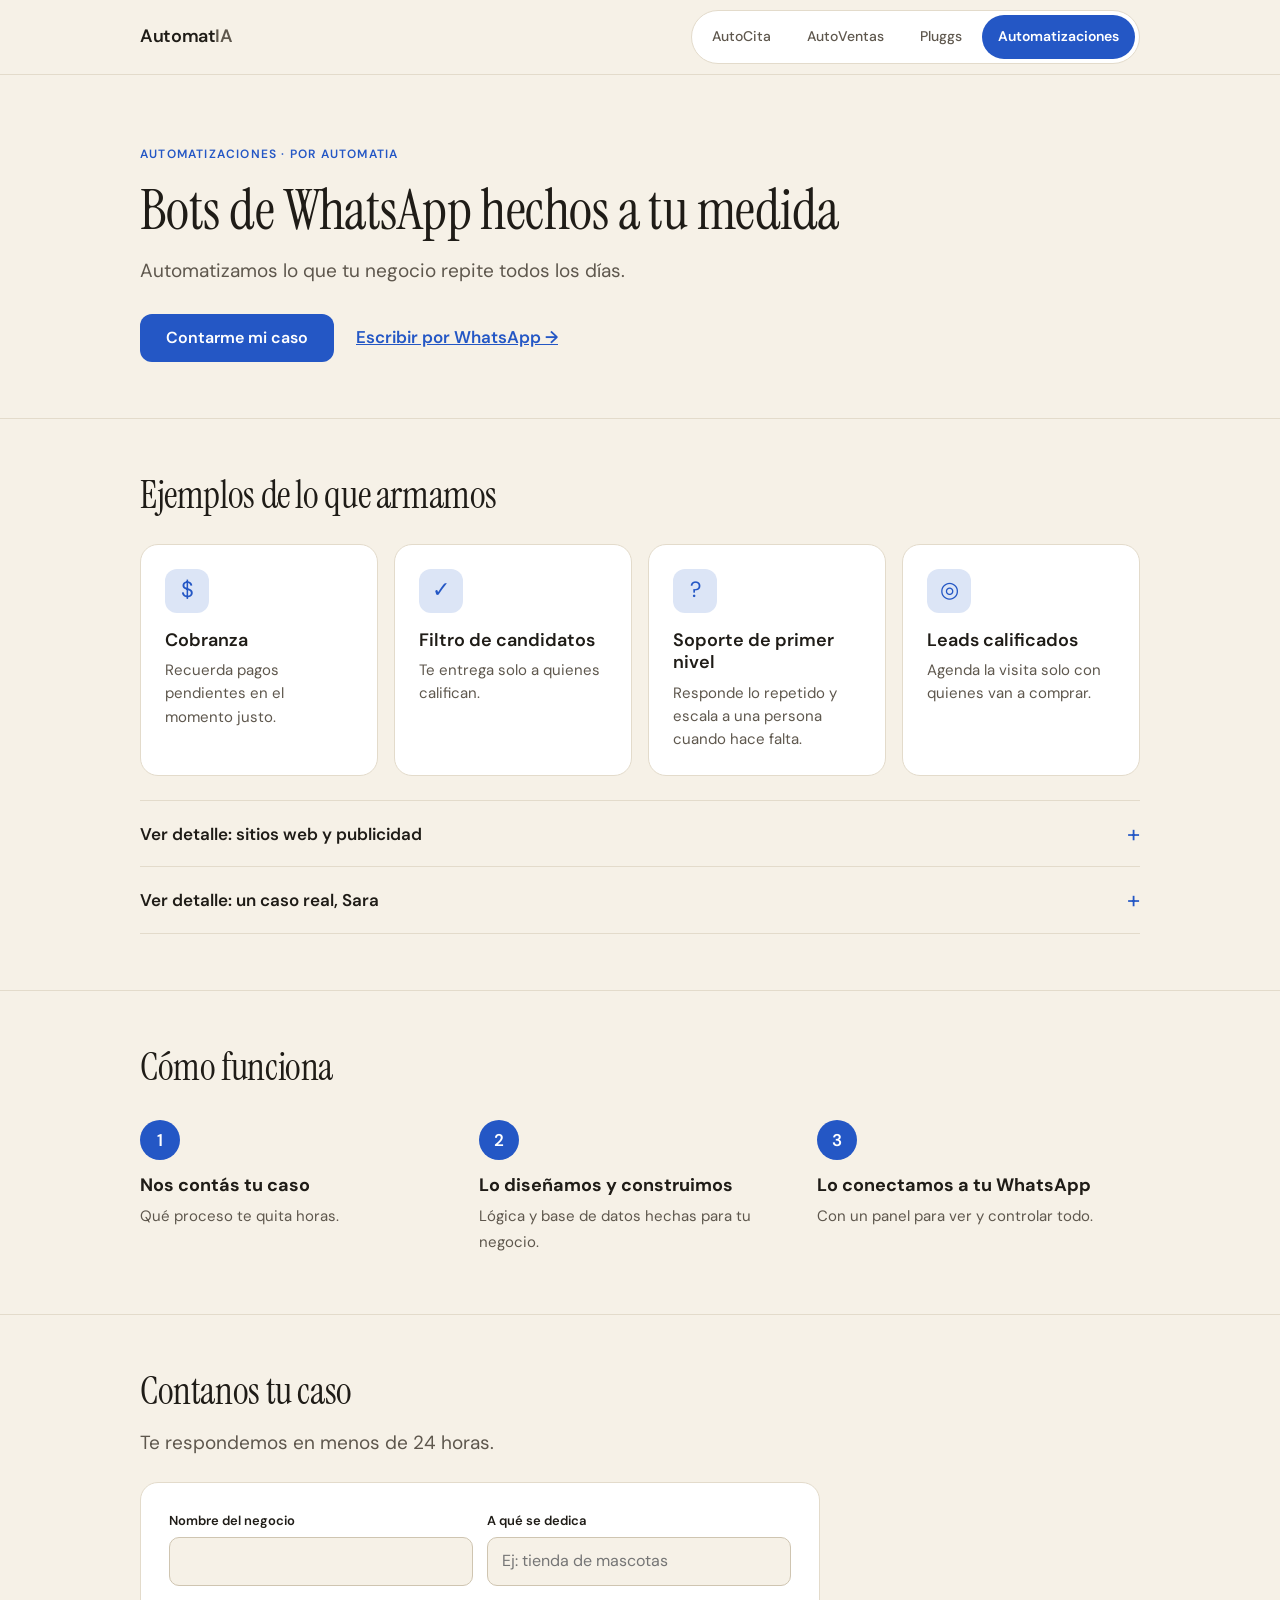
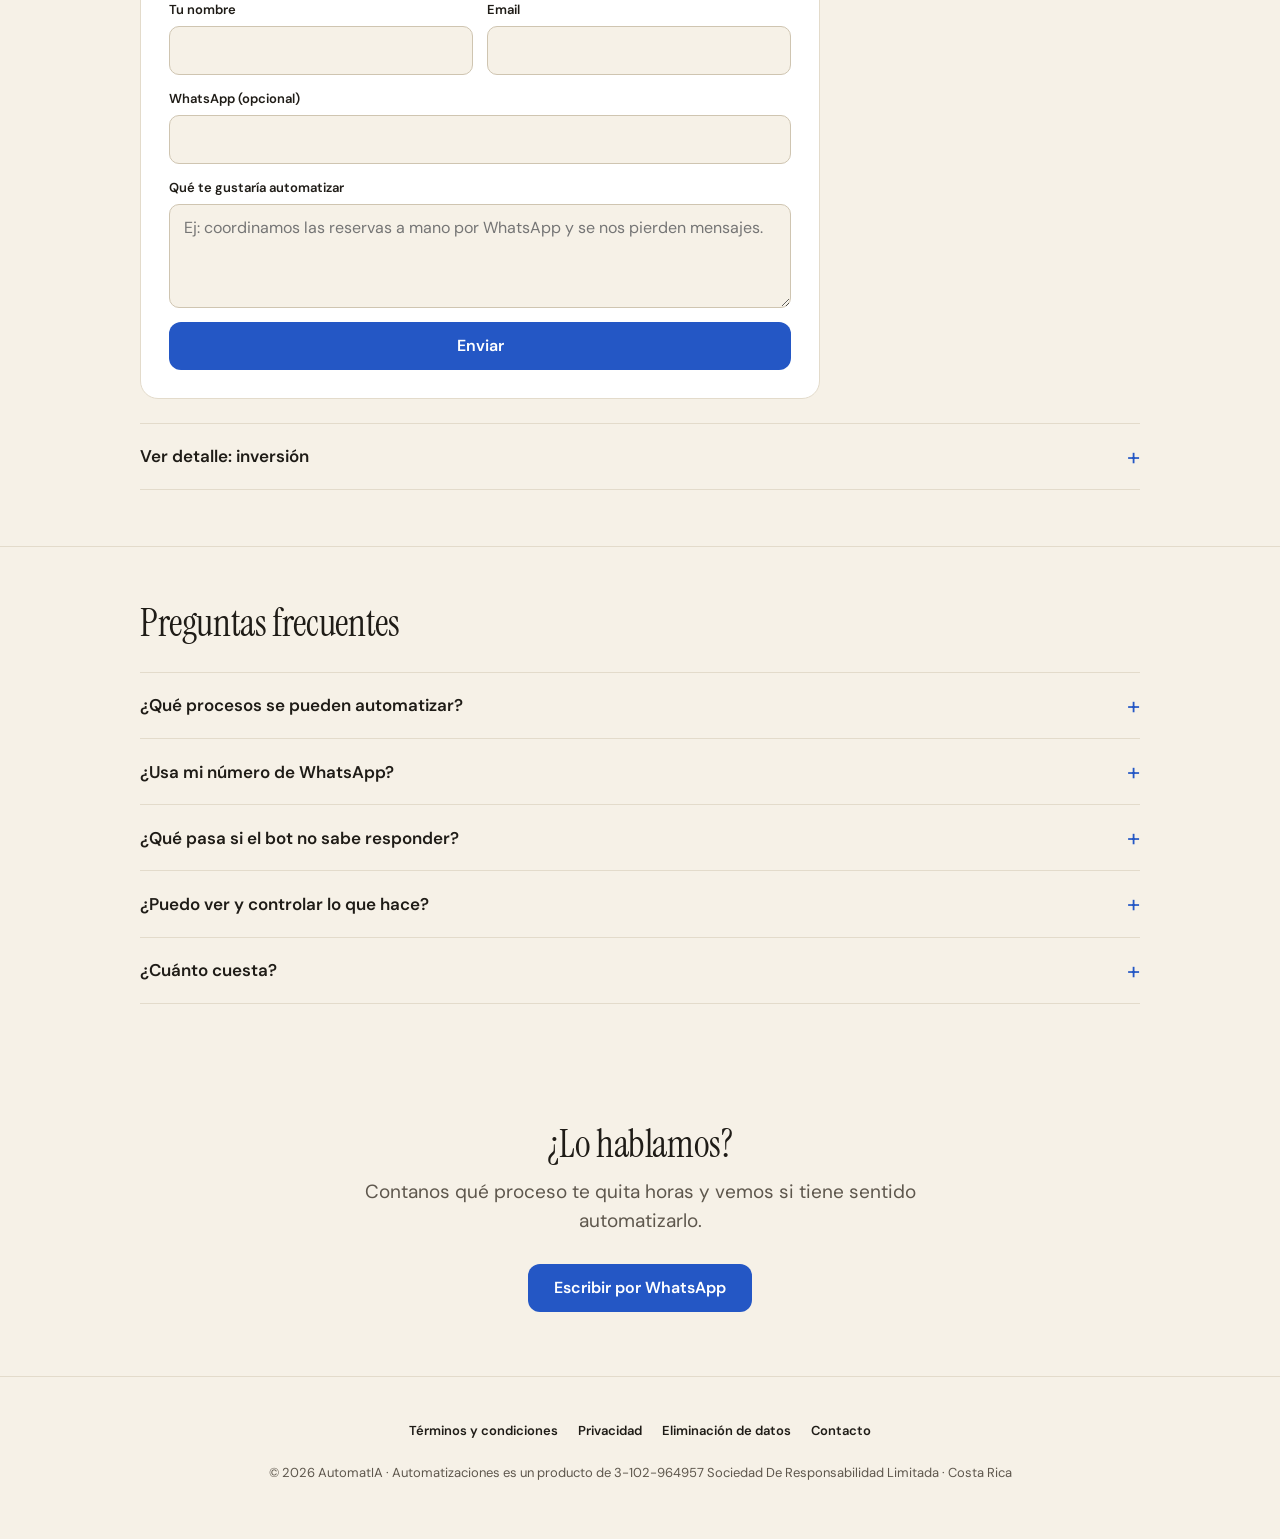
<file: automatizaciones.html>
<!DOCTYPE html>
<html lang="es">
<head>
<meta charset="UTF-8">
<meta name="viewport" content="width=device-width, initial-scale=1.0">
<title>Automatizaciones a la medida — AutomatIA</title>
<meta name="description" content="Bots de WhatsApp con IA hechos a tu medida: cobranza, filtro de candidatos, soporte de primer nivel y leads calificados. Por AutomatIA, Costa Rica.">
<link rel="canonical" href="https://automatiaai.com/automatizaciones.html">
<meta property="og:type" content="website">
<meta property="og:locale" content="es_CR">
<meta property="og:site_name" content="AutomatIA">
<meta property="og:title" content="Automatizaciones a la medida — AutomatIA">
<meta property="og:description" content="Bots de WhatsApp con IA hechos a tu medida: cobranza, filtro de candidatos, soporte de primer nivel y leads calificados.">
<meta property="og:url" content="https://automatiaai.com/automatizaciones.html">
<link rel="preconnect" href="https://fonts.googleapis.com">
<link href="https://fonts.googleapis.com/css2?family=Instrument+Serif:ital@0;1&family=DM+Sans:wght@400;500;600&display=swap" rel="stylesheet">
<link rel="stylesheet" href="/assets/site.css">
</head>
<body data-servicio="automatizaciones">
<header id="topbar"></header>

<main>
  <!-- 1. Hero -->
  <section class="hero">
    <div class="wrap">
      <span class="etiqueta">Automatizaciones · por AutomatIA</span>
      <h1>Bots de WhatsApp hechos a tu medida</h1>
      <p class="sub">Automatizamos lo que tu negocio repite todos los días.</p>
      <div class="acciones">
        <a class="btn" href="#contanos">Contarme mi caso</a>
        <a class="enlace" href="https://wa.me/50686205959?text=Hola%2C%20quiero%20un%20bot%20a%20la%20medida%20para%20mi%20negocio" target="_blank" rel="noopener noreferrer">Escribir por WhatsApp →</a>
      </div>
    </div>
  </section>

  <!-- 2. Qué hace -->
  <section class="seccion">
    <div class="wrap">
      <h2>Ejemplos de lo que armamos</h2>
      <div class="tarjetas">
        <div class="tarjeta"><span class="ico" aria-hidden="true">$</span><h3>Cobranza</h3><p>Recuerda pagos pendientes en el momento justo.</p></div>
        <div class="tarjeta"><span class="ico" aria-hidden="true">✓</span><h3>Filtro de candidatos</h3><p>Te entrega solo a quienes califican.</p></div>
        <div class="tarjeta"><span class="ico" aria-hidden="true">?</span><h3>Soporte de primer nivel</h3><p>Responde lo repetido y escala a una persona cuando hace falta.</p></div>
        <div class="tarjeta"><span class="ico" aria-hidden="true">◎</span><h3>Leads calificados</h3><p>Agenda la visita solo con quienes van a comprar.</p></div>
      </div>
      <div class="detalle">
        <details>
          <summary>Ver detalle: sitios web y publicidad</summary>
          <div class="cuerpo">
            <p><b>Sitios web.</b> Armamos o actualizamos el sitio de tu negocio (landing, catálogo o reservas), conectado a tu bot y a tu WhatsApp.</p>
            <p><b>Publicidad con IA.</b> Con Pluggs, la herramienta que usamos nosotros: copy, posters y estrategia de Instagram. <a href="/pluggs.html">Conocer Pluggs</a>.</p>
          </div>
        </details>
        <details>
          <summary>Ver detalle: un caso real, Sara</summary>
          <div class="cuerpo">
            <p>Sara es nuestra recepcionista con IA para clínicas: atiende por WhatsApp, agenda citas y entiende notas de voz. Tu bot a la medida se construye con el mismo enfoque; solo cambia para qué se entrena. <a href="/autocita.html">Ver AutoCita</a>.</p>
          </div>
        </details>
      </div>
    </div>
  </section>

  <!-- 3. Cómo funciona -->
  <section class="seccion">
    <div class="wrap">
      <h2>Cómo funciona</h2>
      <div class="pasos">
        <div class="paso"><b>Nos contás tu caso</b><span>Qué proceso te quita horas.</span></div>
        <div class="paso"><b>Lo diseñamos y construimos</b><span>Lógica y base de datos hechas para tu negocio.</span></div>
        <div class="paso"><b>Lo conectamos a tu WhatsApp</b><span>Con un panel para ver y controlar todo.</span></div>
      </div>
    </div>
  </section>

  <!-- 4. A la medida: contanos tu caso (+ formulario POST /leads) -->
  <section class="seccion" id="contanos">
    <div class="wrap">
      <h2>Contanos tu caso</h2>
      <p class="sub" style="margin:-12px 0 24px">Te respondemos en menos de 24 horas. <!-- VERIFICAR: plazo de respuesta vigente --></p>
      <form class="form" id="autoLeadForm" novalidate>
        <div class="form-fila">
          <div class="campo"><label for="alNegocio">Nombre del negocio</label><input type="text" id="alNegocio" maxlength="150" required></div>
          <div class="campo"><label for="alTipo">A qué se dedica</label><input type="text" id="alTipo" maxlength="80" placeholder="Ej: tienda de mascotas"></div>
          <div class="campo"><label for="alContacto">Tu nombre</label><input type="text" id="alContacto" maxlength="150" required></div>
          <div class="campo"><label for="alEmail">Email</label><input type="email" id="alEmail" maxlength="200" required></div>
          <div class="campo full"><label for="alTelefono">WhatsApp (opcional)</label><input type="tel" id="alTelefono" maxlength="30"></div>
          <div class="campo full"><label for="alMensaje">Qué te gustaría automatizar</label><textarea id="alMensaje" maxlength="2000" placeholder="Ej: coordinamos las reservas a mano por WhatsApp y se nos pierden mensajes."></textarea></div>
        </div>
        <button type="submit" class="btn" id="alSubmitBtn">Enviar</button>
        <div class="msg" id="alMsg" role="status" aria-live="polite"></div>
      </form>
      <div class="detalle">
        <details>
          <summary>Ver detalle: inversión</summary>
          <div class="cuerpo">
            <p><b>Bot a la medida: desde $1,500</b>, pago único + IVA. El valor final depende de lo que haga el bot: cantidad de bots y complejidad de las funciones.</p>
            <ul>
              <li>Base de datos y lógica hechas para tu negocio.</li>
              <li>Conectado a tu WhatsApp Business, con tu número real.</li>
              <li>Panel para ver y controlar todo, sin tocar código.</li>
              <li>50% para arrancar, 50% contra entrega.</li>
            </ul>
            <p>Con costo adicional: creación o modificación de sitio web, y sitio web conectado al CRM.</p>
          </div>
        </details>
      </div>
    </div>
  </section>

  <!-- 5. Preguntas frecuentes -->
  <section class="seccion">
    <div class="wrap">
      <h2>Preguntas frecuentes</h2>
      <details><summary>¿Qué procesos se pueden automatizar?</summary><div class="cuerpo">Los que se repiten todos los días: cobros, filtro de candidatos, preguntas frecuentes y calificación de clientes. Contanos el tuyo.</div></details>
      <details><summary>¿Usa mi número de WhatsApp?</summary><div class="cuerpo">Sí, se conecta a tu WhatsApp Business con tu número real.</div></details>
      <details><summary>¿Qué pasa si el bot no sabe responder?</summary><div class="cuerpo">Escala la conversación a una persona de tu equipo.</div></details>
      <details><summary>¿Puedo ver y controlar lo que hace?</summary><div class="cuerpo">Sí. Trae un panel para ver todo y ajustarlo sin tocar código.</div></details>
      <details><summary>¿Cuánto cuesta?</summary><div class="cuerpo">Desde $1,500 de pago único + IVA; depende de lo que haga el bot. Contanos tu caso y te damos el número exacto.</div></details>
    </div>
  </section>

  <!-- 6. CTA final -->
  <section class="cta-final">
    <div class="wrap">
      <h2>¿Lo hablamos?</h2>
      <p class="sub">Contanos qué proceso te quita horas y vemos si tiene sentido automatizarlo.</p>
      <div class="acciones">
        <a class="btn" href="https://wa.me/50686205959?text=Hola%2C%20quiero%20un%20bot%20a%20la%20medida%20para%20mi%20negocio" target="_blank" rel="noopener noreferrer">Escribir por WhatsApp</a>
      </div>
    </div>
  </section>
</main>

<footer class="pie">
  <div class="wrap">
    <nav aria-label="Legal y contacto">
      <a href="/terminos.html">Términos y condiciones</a>
      <a href="/privacidad.html">Privacidad</a>
      <a href="/eliminacion-datos.html">Eliminación de datos</a>
      <a href="https://wa.me/50686205959" target="_blank" rel="noopener noreferrer">Contacto</a>
    </nav>
    <p>© 2026 AutomatIA · Automatizaciones es un producto de 3-102-964957 Sociedad De Responsabilidad Limitada · Costa Rica</p>
  </div>
</footer>

<script src="/assets/nav.js"></script>
<script>
// Formulario de consultoría -> POST /leads (misma API y mismos campos que antes; 22/10/2026)
const LEADS_API = 'https://autocita-production.up.railway.app';
document.getElementById('autoLeadForm').addEventListener('submit', async function (event) {
  event.preventDefault();
  const form = event.currentTarget;
  const btn = document.getElementById('alSubmitBtn');
  const msgEl = document.getElementById('alMsg');
  const val = (id) => document.getElementById(id).value.trim();
  const body = {
    nombre_negocio: val('alNegocio'),
    tipo_negocio: val('alTipo'),
    nombre_contacto: val('alContacto'),
    email: val('alEmail'),
    telefono: val('alTelefono'),
    mensaje: val('alMensaje'),
  };
  msgEl.classList.remove('show', 'ok', 'err');
  if (!form.checkValidity()) { form.reportValidity(); return; }
  btn.disabled = true;
  btn.textContent = 'Enviando...';
  try {
    const resp = await fetch(`${LEADS_API}/leads`, {
      method: 'POST',
      headers: { 'Content-Type': 'application/json' },
      body: JSON.stringify(body),
    });
    const data = await resp.json();
    if (!resp.ok) throw new Error(data.error || 'Error');
    msgEl.textContent = '¡Listo! Recibimos tus datos, te contactamos pronto.';
    msgEl.classList.add('show', 'ok');
    form.reset();
  } catch (e) {
    msgEl.textContent = 'Hubo un problema. Probá de nuevo o escribinos por WhatsApp.';
    msgEl.classList.add('show', 'err');
  } finally {
    btn.disabled = false;
    btn.textContent = 'Enviar';
  }
});
</script>
</body>
</html>
</file>
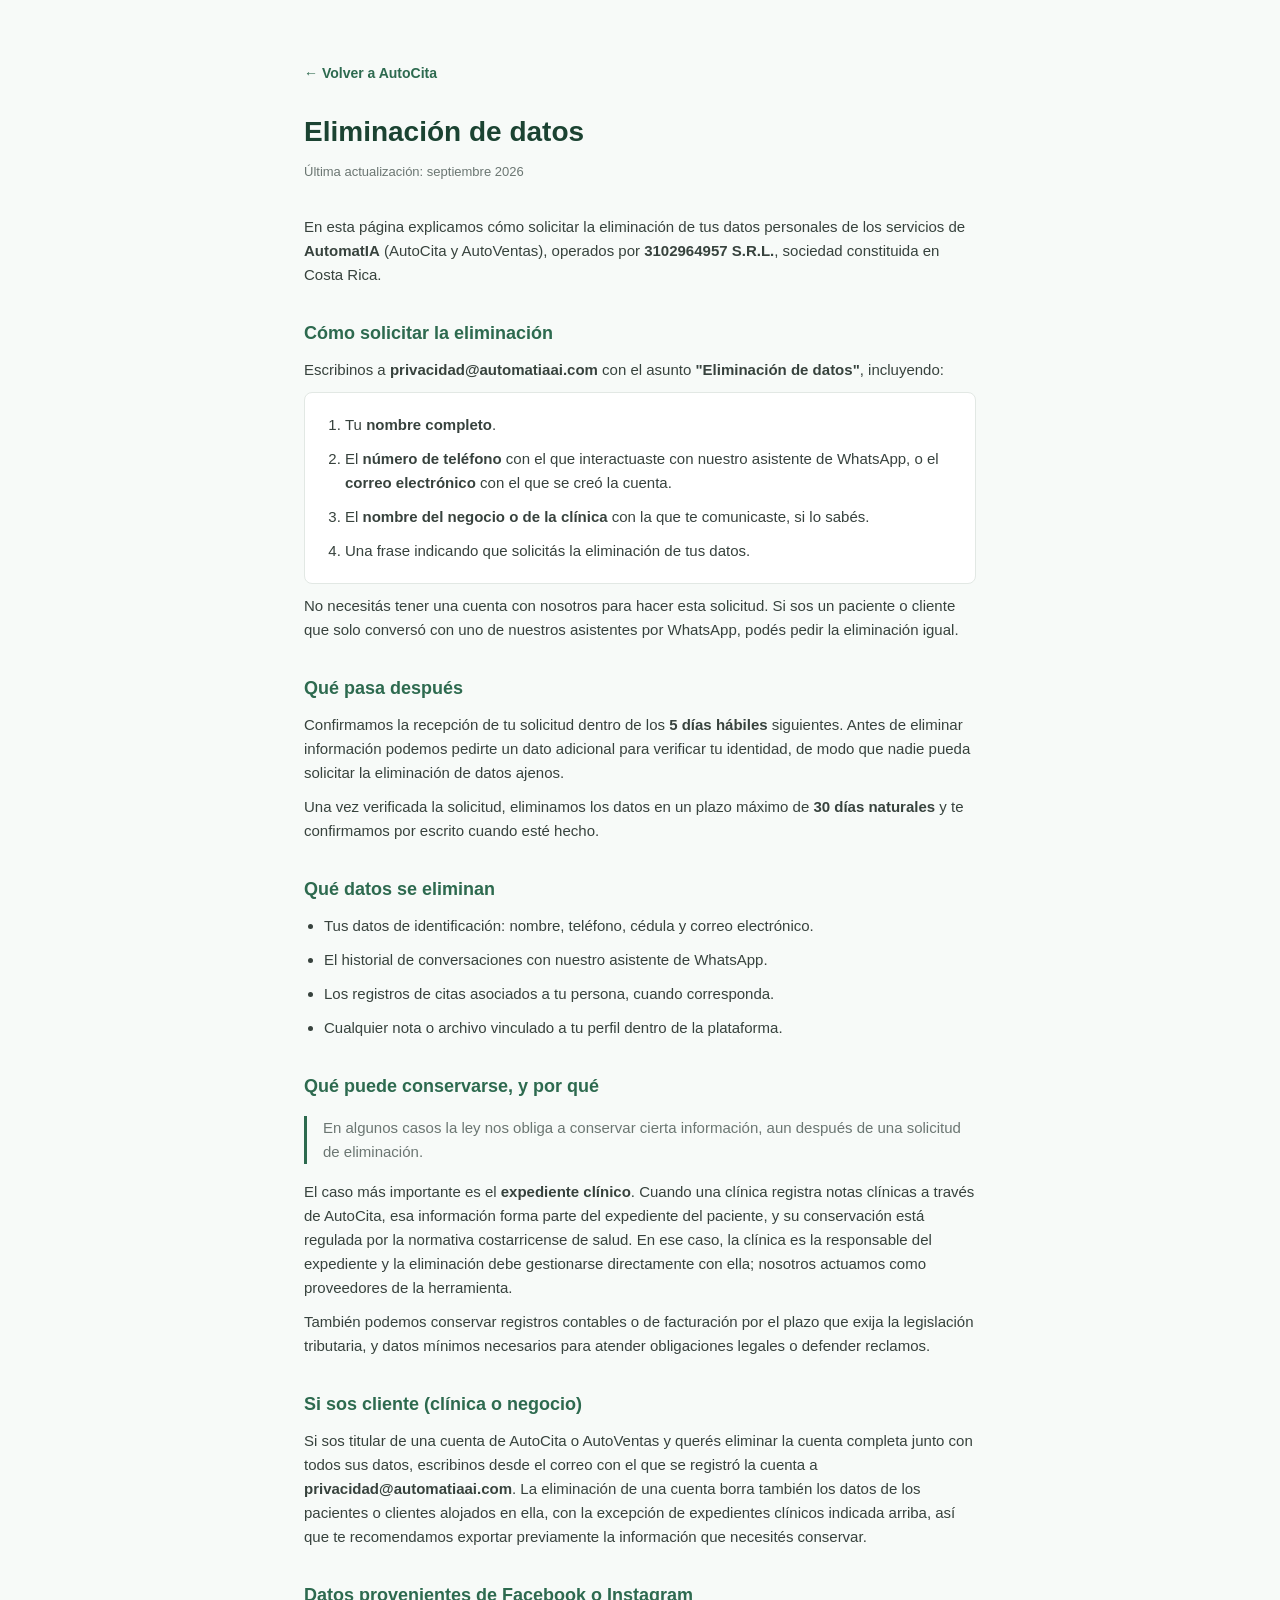
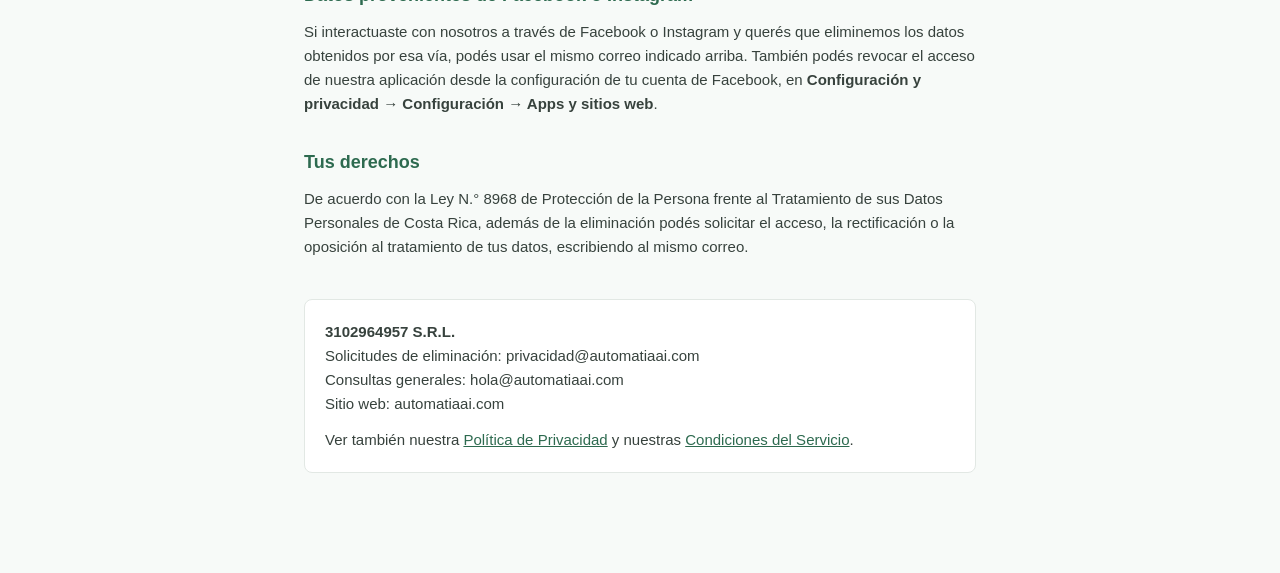
<file: eliminacion-datos.html>
<!DOCTYPE html>
<html lang="es">
<head>
    <meta charset="UTF-8">
    <meta name="viewport" content="width=device-width, initial-scale=1.0">
    <title>Eliminación de datos — AutomatIA</title>
    <meta name="description" content="Cómo solicitar la eliminación de tus datos personales en AutomatIA (AutoCita y AutoVentas), operado por 3102964957 S.R.L. en Costa Rica.">
    <style>
        * { margin: 0; padding: 0; box-sizing: border-box; }
        :root {
            --primary: #2D6A4F;
            --primary-dark: #1B4332;
            --gray-50: #F7FAF8;
            --gray-200: #E2E8E4;
            --gray-500: #6B7672;
            --gray-700: #37423D;
            --gray-900: #14201A;
        }
        body {
            font-family: -apple-system, BlinkMacSystemFont, 'Segoe UI', Roboto, sans-serif;
            background: var(--gray-50);
            color: var(--gray-900);
            line-height: 1.6;
        }
        .wrap { max-width: 720px; margin: 0 auto; padding: 60px 24px 100px; }
        a.back { color: var(--primary); text-decoration: none; font-weight: 600; font-size: 14px; }
        a.back:hover { text-decoration: underline; }
        h1 { font-size: 28px; color: var(--primary-dark); margin: 24px 0 8px; }
        .updated { color: var(--gray-500); font-size: 13px; margin-bottom: 32px; }
        h2 { font-size: 18px; color: var(--primary); margin: 32px 0 10px; }
        p, li { color: var(--gray-700); font-size: 15px; margin-bottom: 10px; }
        ul, ol { padding-left: 20px; margin-bottom: 10px; }
        a { color: var(--primary); }
        .pasos {
            background: white; border: 1px solid var(--gray-200); border-radius: 8px;
            padding: 20px 20px 20px 40px; margin-bottom: 10px;
        }
        .pasos li:last-child { margin-bottom: 0; }
        .contact {
            background: white; border: 1px solid var(--gray-200); border-radius: 8px;
            padding: 20px; margin-top: 40px;
        }
        .contact p { margin: 0; }
        .destacado {
            border-left: 3px solid var(--primary); padding-left: 16px; margin: 16px 0;
        }
        .destacado p { margin: 0; color: var(--gray-500); }
    </style>
</head>
<body>
<div class="wrap">
    <a href="/" class="back">&larr; Volver a AutoCita</a>
    <h1>Eliminación de datos</h1>
    <div class="updated">Última actualización: septiembre 2026</div>

    <p>En esta página explicamos cómo solicitar la eliminación de tus datos personales de los servicios de <strong>AutomatIA</strong> (AutoCita y AutoVentas), operados por <strong>3102964957 S.R.L.</strong>, sociedad constituida en Costa Rica.</p>

    <h2>Cómo solicitar la eliminación</h2>
    <p>Escribinos a <strong>privacidad@automatiaai.com</strong> con el asunto <strong>"Eliminación de datos"</strong>, incluyendo:</p>

    <ol class="pasos">
        <li>Tu <strong>nombre completo</strong>.</li>
        <li>El <strong>número de teléfono</strong> con el que interactuaste con nuestro asistente de WhatsApp, o el <strong>correo electrónico</strong> con el que se creó la cuenta.</li>
        <li>El <strong>nombre del negocio o de la clínica</strong> con la que te comunicaste, si lo sabés.</li>
        <li>Una frase indicando que solicitás la eliminación de tus datos.</li>
    </ol>

    <p>No necesitás tener una cuenta con nosotros para hacer esta solicitud. Si sos un paciente o cliente que solo conversó con uno de nuestros asistentes por WhatsApp, podés pedir la eliminación igual.</p>

    <h2>Qué pasa después</h2>
    <p>Confirmamos la recepción de tu solicitud dentro de los <strong>5 días hábiles</strong> siguientes. Antes de eliminar información podemos pedirte un dato adicional para verificar tu identidad, de modo que nadie pueda solicitar la eliminación de datos ajenos.</p>
    <p>Una vez verificada la solicitud, eliminamos los datos en un plazo máximo de <strong>30 días naturales</strong> y te confirmamos por escrito cuando esté hecho.</p>

    <h2>Qué datos se eliminan</h2>
    <ul>
        <li>Tus datos de identificación: nombre, teléfono, cédula y correo electrónico.</li>
        <li>El historial de conversaciones con nuestro asistente de WhatsApp.</li>
        <li>Los registros de citas asociados a tu persona, cuando corresponda.</li>
        <li>Cualquier nota o archivo vinculado a tu perfil dentro de la plataforma.</li>
    </ul>

    <h2>Qué puede conservarse, y por qué</h2>
    <div class="destacado">
        <p>En algunos casos la ley nos obliga a conservar cierta información, aun después de una solicitud de eliminación.</p>
    </div>
    <p>El caso más importante es el <strong>expediente clínico</strong>. Cuando una clínica registra notas clínicas a través de AutoCita, esa información forma parte del expediente del paciente, y su conservación está regulada por la normativa costarricense de salud. En ese caso, la clínica es la responsable del expediente y la eliminación debe gestionarse directamente con ella; nosotros actuamos como proveedores de la herramienta.</p>
    <p>También podemos conservar registros contables o de facturación por el plazo que exija la legislación tributaria, y datos mínimos necesarios para atender obligaciones legales o defender reclamos.</p>

    <h2>Si sos cliente (clínica o negocio)</h2>
    <p>Si sos titular de una cuenta de AutoCita o AutoVentas y querés eliminar la cuenta completa junto con todos sus datos, escribinos desde el correo con el que se registró la cuenta a <strong>privacidad@automatiaai.com</strong>. La eliminación de una cuenta borra también los datos de los pacientes o clientes alojados en ella, con la excepción de expedientes clínicos indicada arriba, así que te recomendamos exportar previamente la información que necesités conservar.</p>

    <h2>Datos provenientes de Facebook o Instagram</h2>
    <p>Si interactuaste con nosotros a través de Facebook o Instagram y querés que eliminemos los datos obtenidos por esa vía, podés usar el mismo correo indicado arriba. También podés revocar el acceso de nuestra aplicación desde la configuración de tu cuenta de Facebook, en <strong>Configuración y privacidad → Configuración → Apps y sitios web</strong>.</p>

    <h2>Tus derechos</h2>
    <p>De acuerdo con la Ley N.° 8968 de Protección de la Persona frente al Tratamiento de sus Datos Personales de Costa Rica, además de la eliminación podés solicitar el acceso, la rectificación o la oposición al tratamiento de tus datos, escribiendo al mismo correo.</p>

    <div class="contact">
        <p><strong>3102964957 S.R.L.</strong><br>
        Solicitudes de eliminación: privacidad@automatiaai.com<br>
        Consultas generales: hola@automatiaai.com<br>
        Sitio web: automatiaai.com</p>
        <p style="margin-top:12px">Ver también nuestra <a href="/privacidad.html">Política de Privacidad</a> y nuestras <a href="/terminos.html">Condiciones del Servicio</a>.</p>
    </div>
</div>
</body>
</html>
</file>
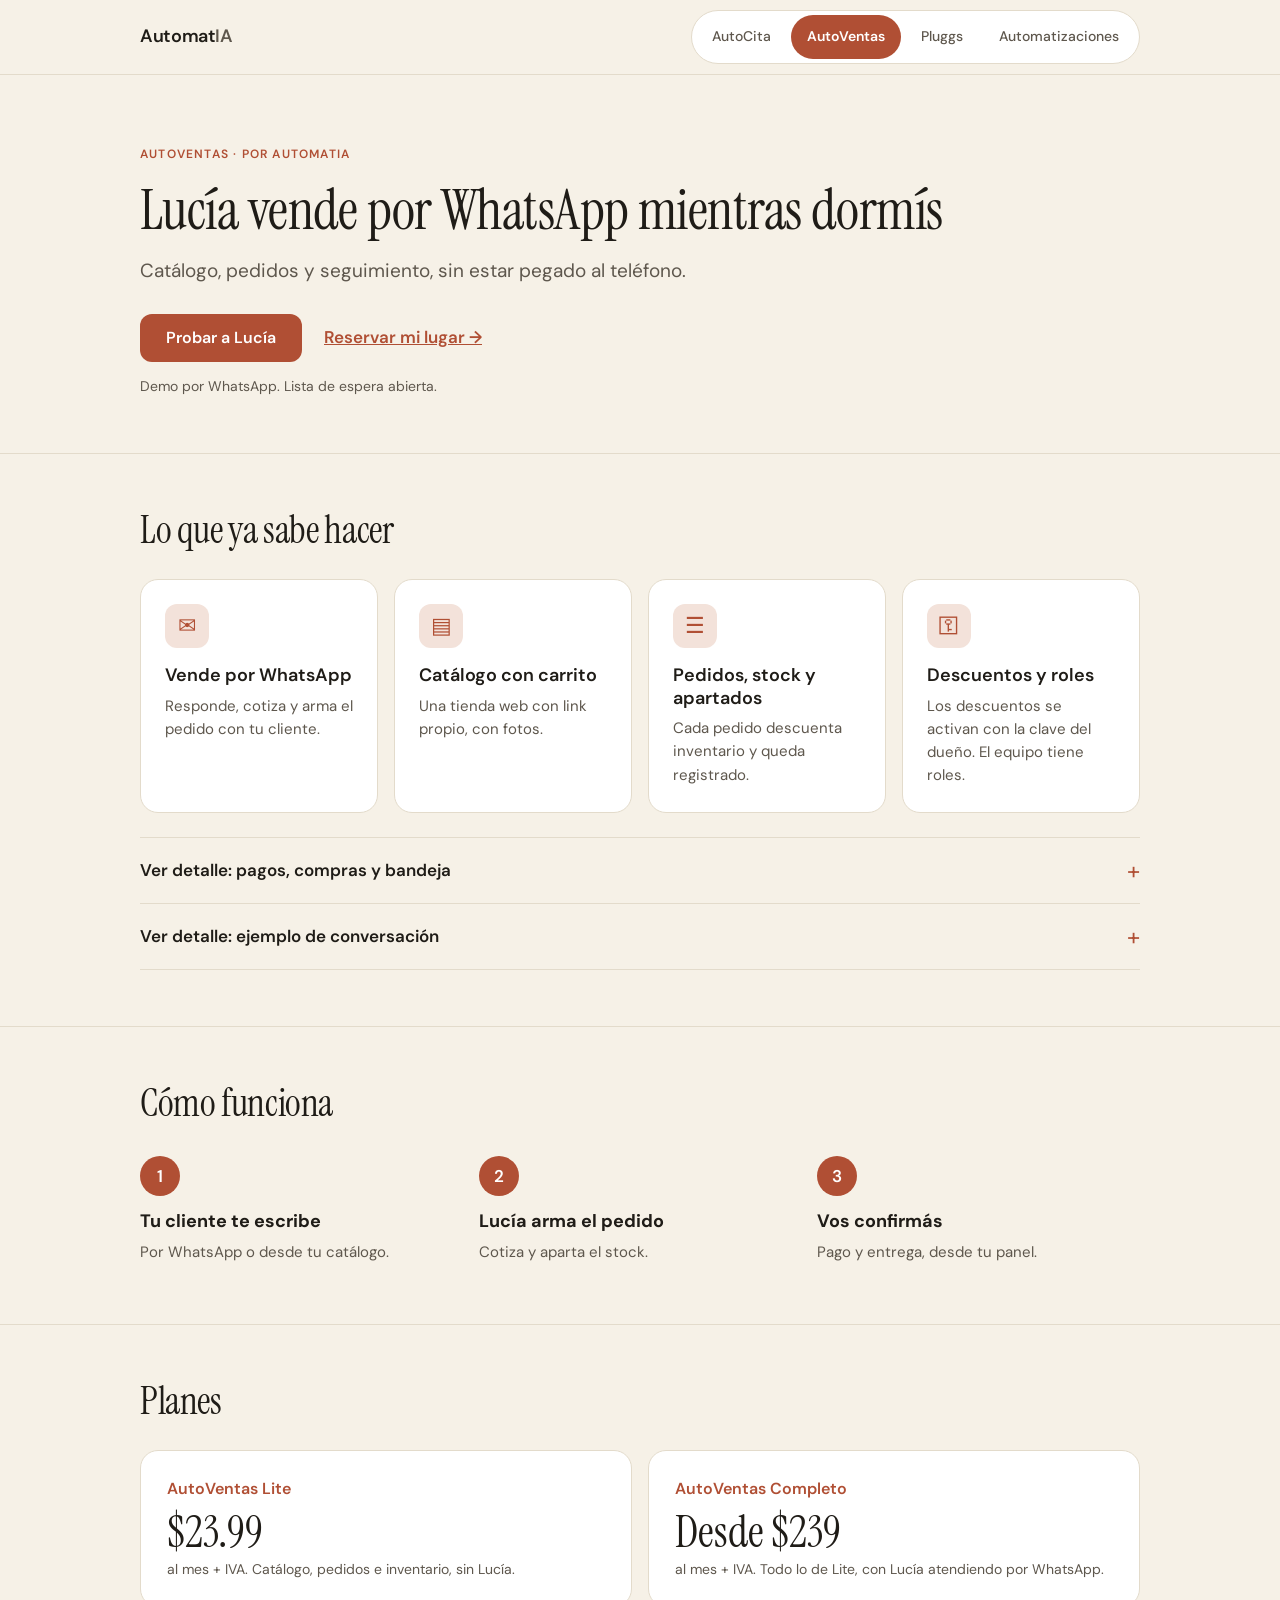
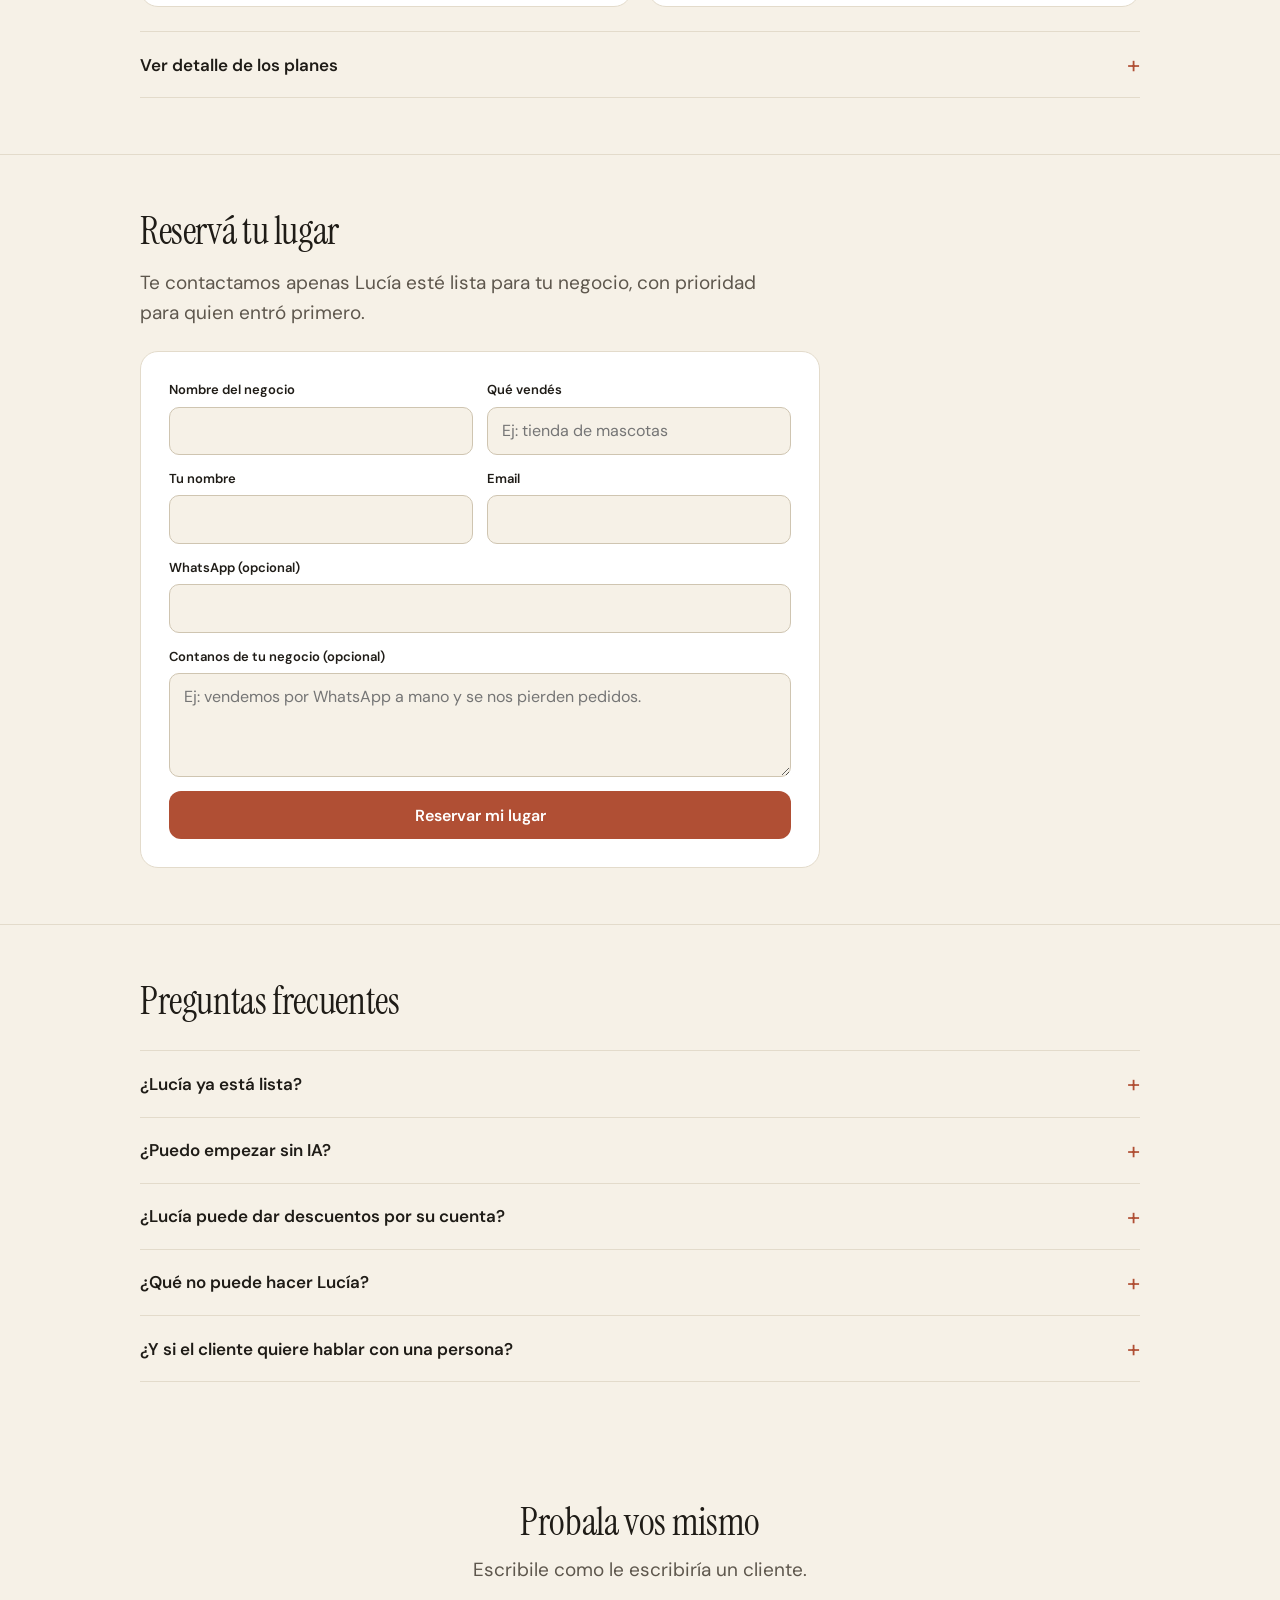
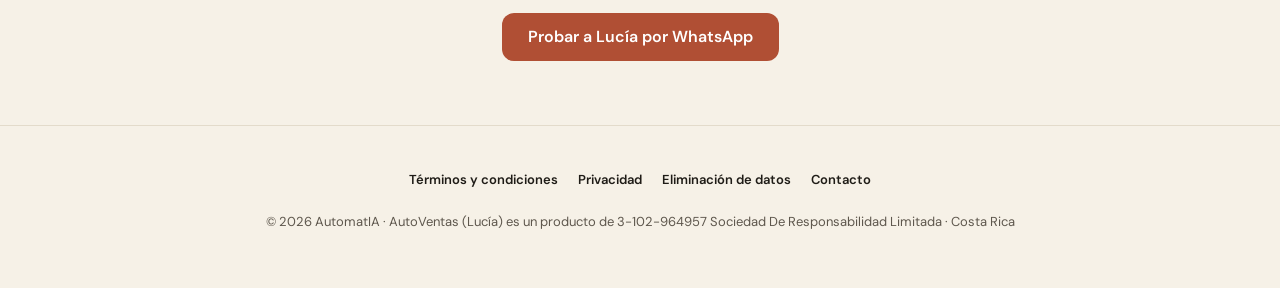
<file: lucia.html>
<!DOCTYPE html>
<html lang="es">
<head>
<meta charset="UTF-8">
<meta name="viewport" content="width=device-width, initial-scale=1.0">
<title>AutoVentas (Lucía) — vende por WhatsApp | AutomatIA</title>
<meta name="description" content="Lucía vende por WhatsApp: catálogo con carrito, pedidos, stock y apartados, descuentos con clave del dueño y roles de equipo. Demo disponible y lista de espera abierta.">
<link rel="canonical" href="https://automatiaai.com/lucia.html">
<meta property="og:type" content="website">
<meta property="og:locale" content="es_CR">
<meta property="og:site_name" content="AutomatIA">
<meta property="og:title" content="AutoVentas (Lucía) — vende por WhatsApp | AutomatIA">
<meta property="og:description" content="Catálogo con carrito, pedidos, stock y apartados, descuentos con clave del dueño y roles de equipo, con Lucía atendiendo por WhatsApp.">
<meta property="og:url" content="https://automatiaai.com/lucia.html">
<link rel="preconnect" href="https://fonts.googleapis.com">
<link href="https://fonts.googleapis.com/css2?family=Instrument+Serif:ital@0;1&family=DM+Sans:wght@400;500;600&display=swap" rel="stylesheet">
<link rel="stylesheet" href="/assets/site.css">
</head>
<body data-servicio="autoventas">
<header id="topbar"></header>

<main>
  <!-- 1. Hero -->
  <section class="hero">
    <div class="wrap">
      <span class="etiqueta">AutoVentas · por AutomatIA</span>
      <h1>Lucía vende por WhatsApp mientras dormís</h1>
      <p class="sub">Catálogo, pedidos y seguimiento, sin estar pegado al teléfono.</p>
      <div class="acciones">
        <a class="btn" href="https://wa.me/50686468260?text=Hola%2C%20quiero%20probar%20a%20Lucia" target="_blank" rel="noopener noreferrer">Probar a Lucía</a>
        <a class="enlace" href="#reservar">Reservar mi lugar →</a>
      </div>
      <p style="font-size:14px;color:var(--gris);margin-top:14px">Demo por WhatsApp. Lista de espera abierta.</p>
    </div>
  </section>

  <!-- 2. Qué hace -->
  <section class="seccion">
    <div class="wrap">
      <h2>Lo que ya sabe hacer</h2>
      <div class="tarjetas">
        <div class="tarjeta"><span class="ico" aria-hidden="true">✉</span><h3>Vende por WhatsApp</h3><p>Responde, cotiza y arma el pedido con tu cliente.</p></div>
        <div class="tarjeta"><span class="ico" aria-hidden="true">▤</span><h3>Catálogo con carrito</h3><p>Una tienda web con link propio, con fotos.</p></div>
        <div class="tarjeta"><span class="ico" aria-hidden="true">☰</span><h3>Pedidos, stock y apartados</h3><p>Cada pedido descuenta inventario y queda registrado.</p></div>
        <div class="tarjeta"><span class="ico" aria-hidden="true">⚿</span><h3>Descuentos y roles</h3><p>Los descuentos se activan con la clave del dueño. El equipo tiene roles.</p></div>
      </div>
      <div class="detalle">
        <details>
          <summary>Ver detalle: pagos, compras y bandeja</summary>
          <div class="cuerpo">
            <ul>
              <li><b>Flujo de pedido a tu medida.</b> Pago y entrega van por separado: un pedido no se marca "entregado" hasta que el pago está verificado. Sirve para venta simple, pre-orden o compra por encargo.</li>
              <li><b>Abonos y saldo.</b> El cliente puede pagar en partes y el saldo se calcula solo.</li>
              <li><b>Cola de "por comprar".</b> Si comprás por encargo, el pedido pagado aparece en una cola aparte hasta que se compra.</li>
              <li><b>Bandeja de entrada.</b> Todos los chats en un solo lugar; podés pausar a Lucía y tomar la conversación.</li>
              <li><b>Fotos desde el panel.</b> Las subís directo y salen en el catálogo y en las respuestas por WhatsApp.</li>
            </ul>
          </div>
        </details>
        <details>
          <summary>Ver detalle: ejemplo de conversación</summary>
          <div class="cuerpo">
            <p><i>Ejemplo ilustrativo.</i></p>
            <p><b>Cliente:</b> Hola, ¿tienen el collar antipulgas talla M?</p>
            <p><b>Lucía:</b> ¡Hola! Sí, tenemos 2 en stock a ₡12,500 cada uno. ¿Te lo aparto?</p>
            <p><b>Cliente:</b> Sí porfa, y agregame también el shampoo.</p>
            <p><b>Lucía:</b> Listo. Collar + shampoo = ₡19,800. ¿Pagás por link o al recoger?</p>
          </div>
        </details>
      </div>
    </div>
  </section>

  <!-- 3. Cómo funciona -->
  <section class="seccion">
    <div class="wrap">
      <h2>Cómo funciona</h2>
      <div class="pasos">
        <div class="paso"><b>Tu cliente te escribe</b><span>Por WhatsApp o desde tu catálogo.</span></div>
        <div class="paso"><b>Lucía arma el pedido</b><span>Cotiza y aparta el stock.</span></div>
        <div class="paso"><b>Vos confirmás</b><span>Pago y entrega, desde tu panel.</span></div>
      </div>
    </div>
  </section>

  <!-- 4. Planes -->
  <section class="seccion">
    <div class="wrap">
      <h2>Planes</h2>
      <div class="planes">
        <div class="plan">
          <div class="nombre">AutoVentas Lite</div>
          <div class="precio">$23.99</div>
          <div class="nota">al mes + IVA. Catálogo, pedidos e inventario, sin Lucía.</div>
        </div>
        <div class="plan">
          <div class="nombre">AutoVentas Completo</div>
          <div class="precio">Desde $239</div>
          <div class="nota">al mes + IVA. Todo lo de Lite, con Lucía atendiendo por WhatsApp.</div>
        </div>
      </div>
      <div class="detalle">
        <details>
          <summary>Ver detalle de los planes</summary>
          <div class="cuerpo">
            <p><b>Lite:</b> catálogo público con carrito, pedidos con estado, inventario simple con historial y venta de mostrador. Sin Lucía, sin bandeja de mensajes y sin mensajes incluidos.</p>
            <p><b>Completo:</b> incluye hasta 750 mensajes de Lucía al mes. Si tu volumen crece, cada mensaje extra se cobra a $0.065. No se cobra por lo que tus clientes te escriben, solo por lo que Lucía responde.</p>
            <p>Podés empezar con Lite y subir a Completo sin perder productos, pedidos ni inventario. El Completo tiene un cargo único de activación (más IVA), indicado en tu cotización, no reembolsable una vez iniciada la activación. Ver <a href="/terminos.html#c10">Términos, cláusula 10</a>.</p>
            <p>Precio de lanzamiento para quienes entren a la lista de espera; las condiciones aplican según los Términos.</p>
          </div>
        </details>
      </div>
    </div>
  </section>

  <!-- 5. Lista de espera (POST /leads) -->
  <section class="seccion" id="reservar">
    <div class="wrap">
      <h2>Reservá tu lugar</h2>
      <p class="sub" style="margin:-12px 0 24px">Te contactamos apenas Lucía esté lista para tu negocio, con prioridad para quien entró primero.</p>
      <form class="form" id="luciaLeadForm" novalidate>
        <div class="form-fila">
          <div class="campo"><label for="llNegocio">Nombre del negocio</label><input type="text" id="llNegocio" maxlength="150" required></div>
          <div class="campo"><label for="llTipo">Qué vendés</label><input type="text" id="llTipo" maxlength="80" placeholder="Ej: tienda de mascotas"></div>
          <div class="campo"><label for="llContacto">Tu nombre</label><input type="text" id="llContacto" maxlength="150" required></div>
          <div class="campo"><label for="llEmail">Email</label><input type="email" id="llEmail" maxlength="200" required></div>
          <div class="campo full"><label for="llTelefono">WhatsApp (opcional)</label><input type="tel" id="llTelefono" maxlength="30"></div>
          <div class="campo full"><label for="llMensaje">Contanos de tu negocio (opcional)</label><textarea id="llMensaje" maxlength="1900" placeholder="Ej: vendemos por WhatsApp a mano y se nos pierden pedidos."></textarea></div>
        </div>
        <button type="submit" class="btn" id="llSubmitBtn">Reservar mi lugar</button>
        <div class="msg" id="llMsg" role="status" aria-live="polite"></div>
      </form>
    </div>
  </section>

  <!-- 6. Preguntas frecuentes -->
  <section class="seccion">
    <div class="wrap">
      <h2>Preguntas frecuentes</h2>
      <details><summary>¿Lucía ya está lista?</summary><div class="cuerpo">Hay una demo por WhatsApp para probarla. Para negocios reales, la lista de espera tiene prioridad.</div></details>
      <details><summary>¿Puedo empezar sin IA?</summary><div class="cuerpo">Sí. Lite te da catálogo, pedidos e inventario sin Lucía, y podés subir a Completo cuando quieras.</div></details>
      <details><summary>¿Lucía puede dar descuentos por su cuenta?</summary><div class="cuerpo">No. Un descuento solo aplica si está activo, y activarlo requiere la clave del dueño. Lucía solo ve el precio ya rebajado.</div></details>
      <details><summary>¿Qué no puede hacer Lucía?</summary><div class="cuerpo">No registra pagos, no cambia precios ni marca entregas. Eso lo hacés vos o tu equipo desde el panel.</div></details>
      <details><summary>¿Y si el cliente quiere hablar con una persona?</summary><div class="cuerpo">Lucía puede pausarse y pasar la conversación a tu equipo.</div></details>
    </div>
  </section>

  <!-- 7. CTA final -->
  <section class="cta-final">
    <div class="wrap">
      <h2>Probala vos mismo</h2>
      <p class="sub">Escribile como le escribiría un cliente.</p>
      <div class="acciones">
        <a class="btn" href="https://wa.me/50686468260?text=Hola%2C%20quiero%20probar%20a%20Lucia" target="_blank" rel="noopener noreferrer">Probar a Lucía por WhatsApp</a>
      </div>
    </div>
  </section>
</main>

<footer class="pie">
  <div class="wrap">
    <nav aria-label="Legal y contacto">
      <a href="/terminos.html">Términos y condiciones</a>
      <a href="/privacidad.html">Privacidad</a>
      <a href="/eliminacion-datos.html">Eliminación de datos</a>
      <a href="https://wa.me/50686205959" target="_blank" rel="noopener noreferrer">Contacto</a>
    </nav>
    <p>© 2026 AutomatIA · AutoVentas (Lucía) es un producto de 3-102-964957 Sociedad De Responsabilidad Limitada · Costa Rica</p>
  </div>
</footer>

<script src="/assets/nav.js"></script>
<script>
// Lista de espera de Lucía -> POST /leads (mismos campos que antes; 22/10/2026)
const LEADS_API = 'https://autocita-production.up.railway.app';
document.getElementById('luciaLeadForm').addEventListener('submit', async function (event) {
  event.preventDefault();
  const form = event.currentTarget;
  const btn = document.getElementById('llSubmitBtn');
  const msgEl = document.getElementById('llMsg');
  const val = (id) => document.getElementById(id).value.trim();
  const body = {
    nombre_negocio: val('llNegocio'),
    tipo_negocio: val('llTipo'),
    nombre_contacto: val('llContacto'),
    email: val('llEmail'),
    telefono: val('llTelefono'),
    mensaje: '[Lista de espera Lucía] ' + (val('llMensaje') || '(sin mensaje adicional)'),
  };
  msgEl.classList.remove('show', 'ok', 'err');
  if (!form.checkValidity()) { form.reportValidity(); return; }
  btn.disabled = true;
  btn.textContent = 'Enviando...';
  try {
    const resp = await fetch(`${LEADS_API}/leads`, {
      method: 'POST',
      headers: { 'Content-Type': 'application/json' },
      body: JSON.stringify(body),
    });
    const data = await resp.json();
    if (!resp.ok) throw new Error(data.error || 'Error');
    msgEl.textContent = '¡Listo! Ya quedaste en la lista, te contactamos apenas esté lista.';
    msgEl.classList.add('show', 'ok');
    form.reset();
  } catch (e) {
    msgEl.textContent = 'Hubo un problema. Probá de nuevo o escribinos por WhatsApp.';
    msgEl.classList.add('show', 'err');
  } finally {
    btn.disabled = false;
    btn.textContent = 'Reservar mi lugar';
  }
});
</script>
</body>
</html>
</file>
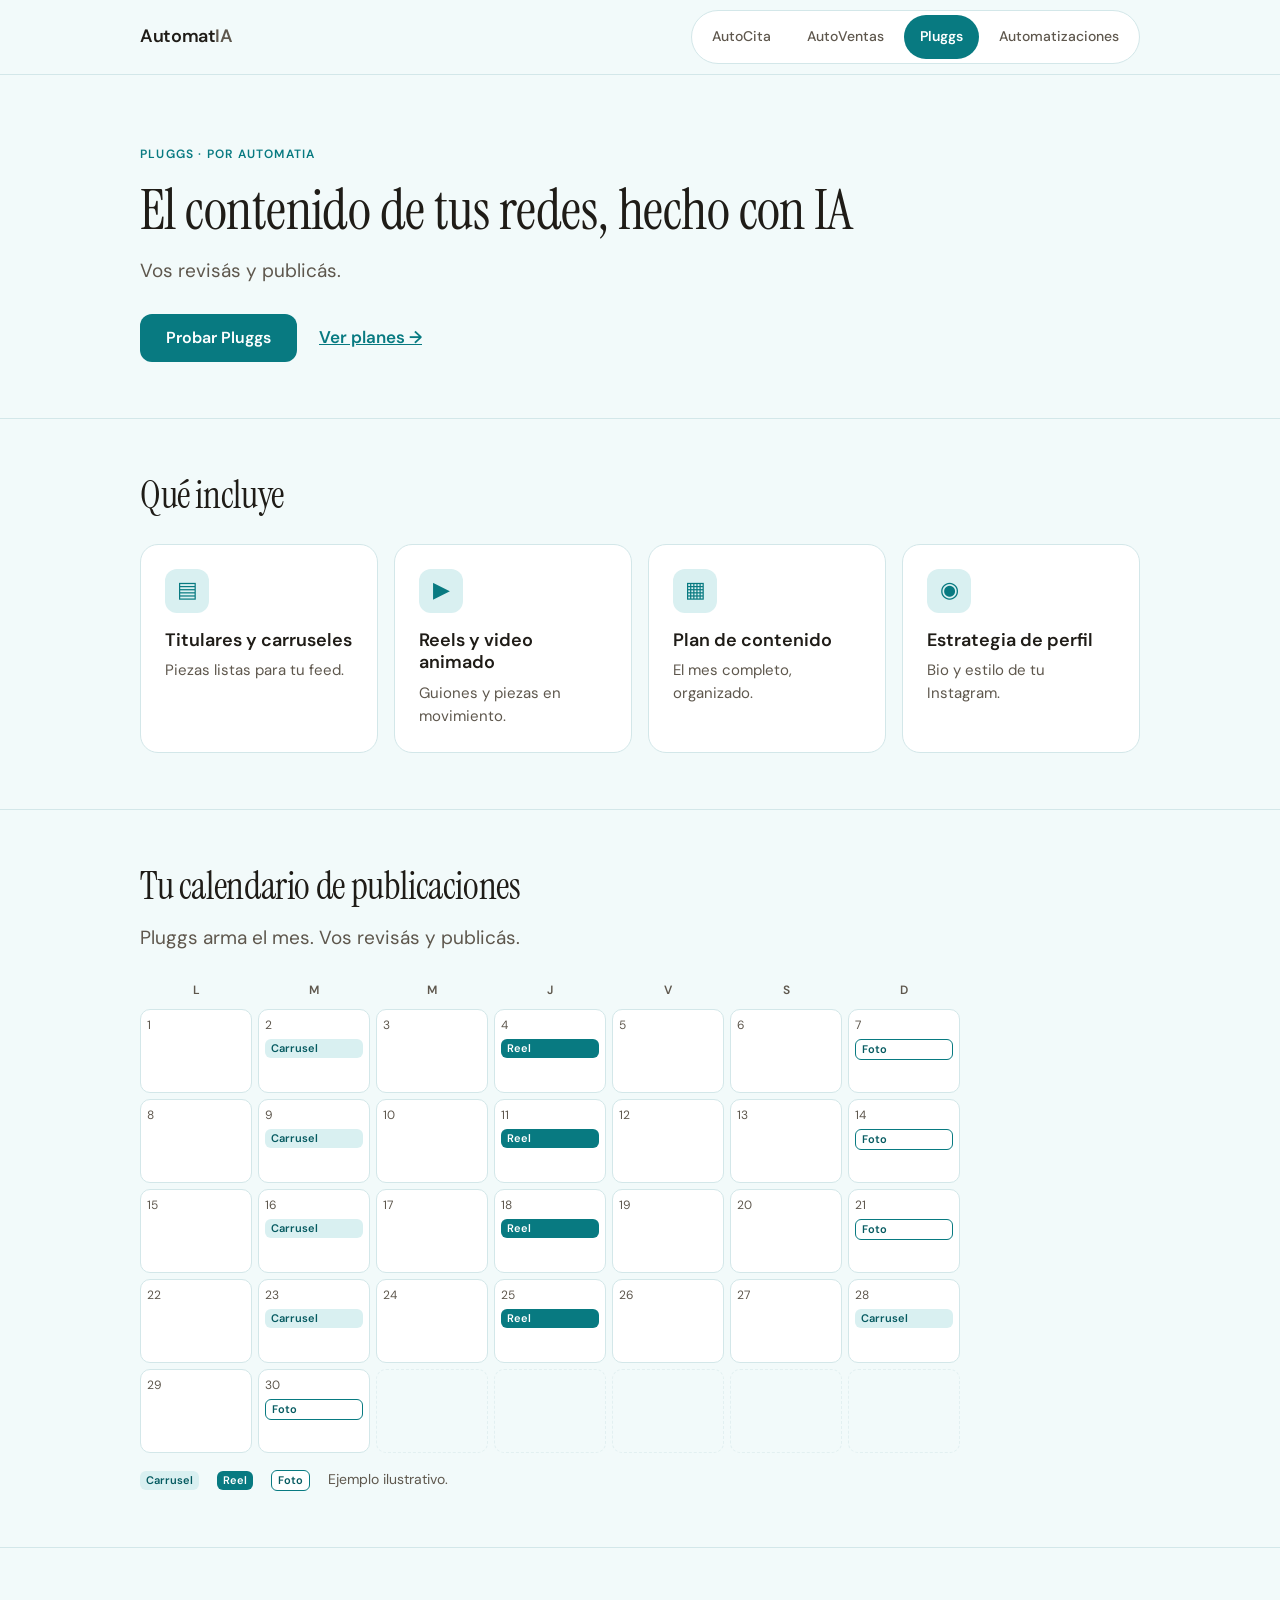
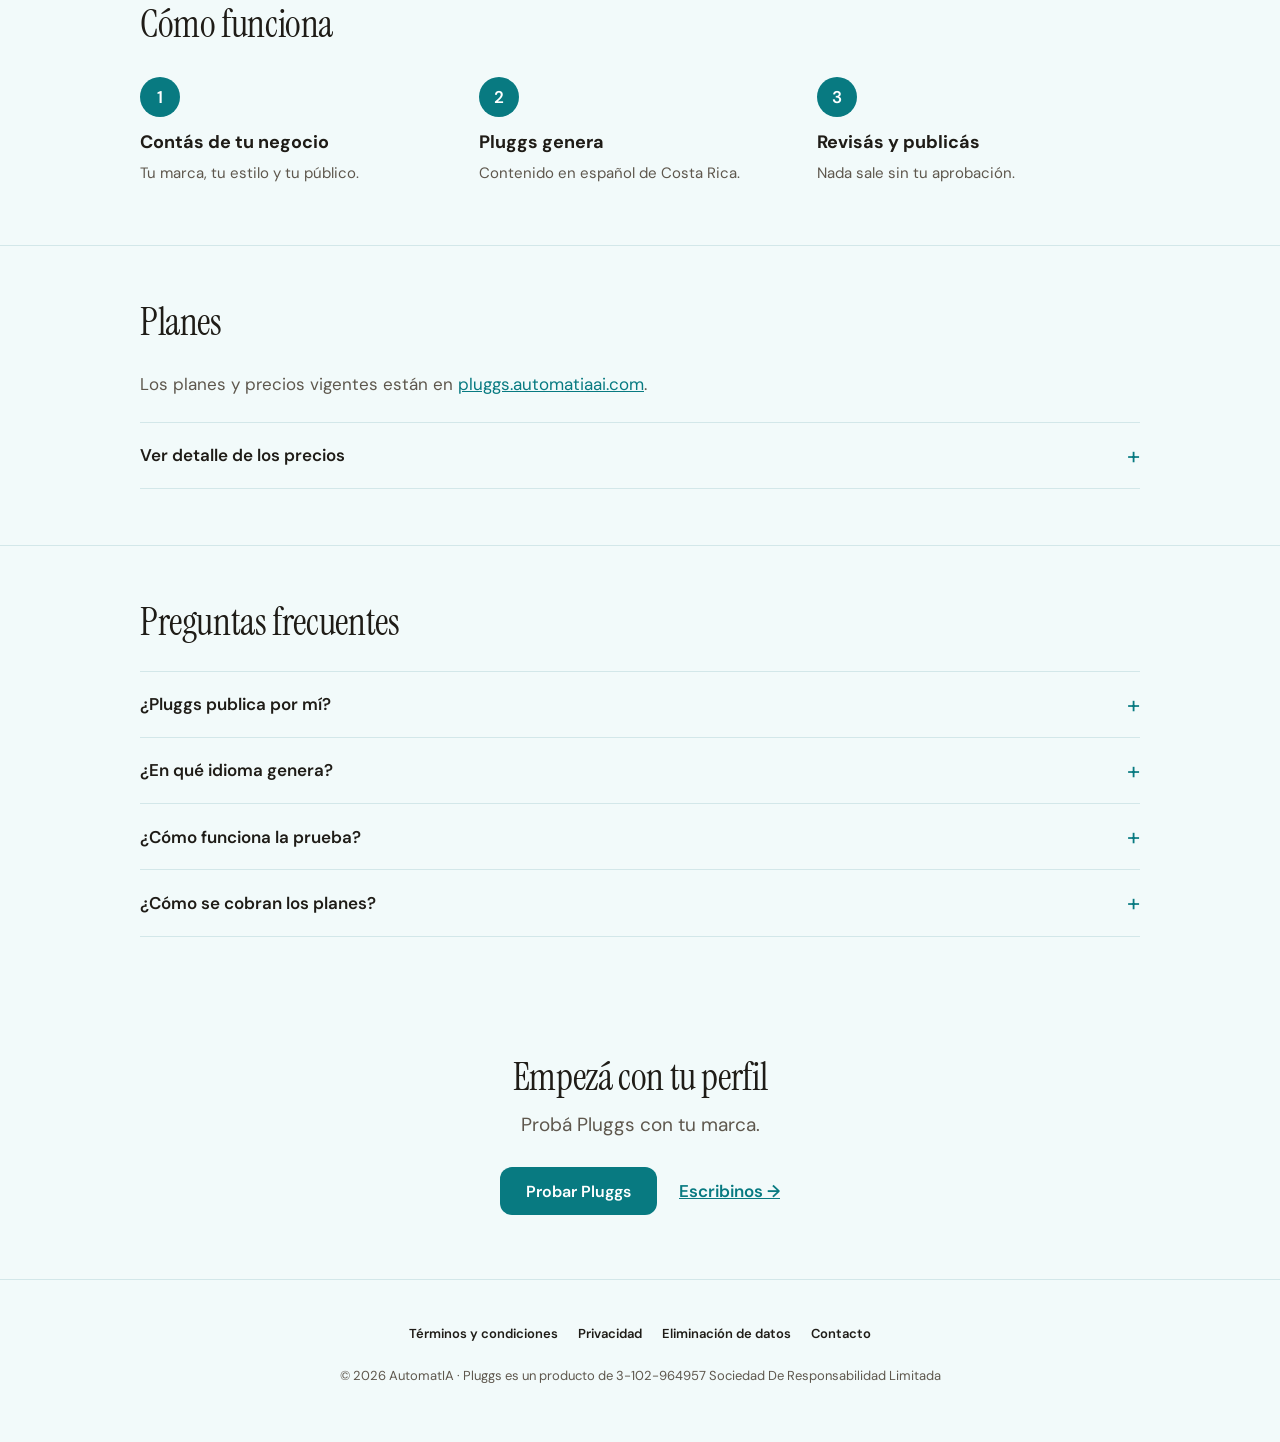
<file: pluggs.html>
<!DOCTYPE html>
<html lang="es">
<head>
  <meta charset="UTF-8">
  <meta name="viewport" content="width=device-width, initial-scale=1.0">
  <title>Pluggs — contenido y publicidad para tus redes | AutomatIA</title>
  <meta name="description" content="Pluggs genera el contenido de tus redes con IA: carruseles, guiones de reel, plan del mes y estrategia de perfil de Instagram. Vos revisás y publicás.">
  <meta name="google-site-verification" content="_8qZPSZGmV5F7HNqPFmdoXxoTfa0XFmqXMzItLBVEF8" />
  <meta name="facebook-domain-verification" content="z0a54sqp5qgldc2kkbyljly3v3r4a8" />
  <!-- Google tag (gtag.js) -->
  <script async src="https://www.googletagmanager.com/gtag/js?id=G-FZLV933R7K"></script>
  <script>
    window.dataLayer = window.dataLayer || [];
    function gtag(){dataLayer.push(arguments);}
    gtag('js', new Date());
    gtag('config', 'G-FZLV933R7K');
  </script>
  <!-- Meta Pixel Code -->
  <script>
  !function(f,b,e,v,n,t,s)
  {if(f.fbq)return;n=f.fbq=function(){n.callMethod?
  n.callMethod.apply(n,arguments):n.queue.push(arguments)};
  if(!f._fbq)f._fbq=n;n.push=n;n.loaded=!0;n.version='2.0';
  n.queue=[];t=b.createElement(e);t.async=!0;
  t.src=v;s=b.getElementsByTagName(e)[0];
  s.parentNode.insertBefore(t,s)}(window, document,'script',
  'https://connect.facebook.net/en_US/fbevents.js');
  fbq('init', '3684004151756792');
  fbq('track', 'PageView');
  </script>
  <noscript><img height="1" width="1" style="display:none"
  src="https://www.facebook.com/tr?id=3684004151756792&ev=PageView&noscript=1"
  /></noscript>
  <!-- End Meta Pixel Code -->
  <link rel="canonical" href="https://automatiaai.com/pluggs.html">
  <meta property="og:type" content="website">
  <meta property="og:locale" content="es_CR">
  <meta property="og:site_name" content="AutomatIA">
  <meta property="og:title" content="Pluggs — contenido y publicidad para tus redes | AutomatIA">
  <meta property="og:description" content="Carruseles, guiones de reel, plan del mes y estrategia de perfil de Instagram para tu negocio. Vos revisás y publicás.">
  <meta property="og:url" content="https://automatiaai.com/pluggs.html">
  <link rel="preconnect" href="https://fonts.googleapis.com">
  <link href="https://fonts.googleapis.com/css2?family=Instrument+Serif:ital@0;1&family=DM+Sans:wght@400;500;600&display=swap" rel="stylesheet">
  <link rel="stylesheet" href="/assets/site.css">
  <style>
    /* Calendario de ejemplo (22/10/2026): se arma con JS; los colores salen del acento de Pluggs */
    .cal{display:grid;grid-template-columns:repeat(7,1fr);gap:6px;max-width:820px}
    .cal .h{font-size:12px;font-weight:600;color:var(--gris);text-align:center;padding:4px 0}
    .cal .d{background:var(--papel);border:1px solid var(--linea);border-radius:10px;min-height:84px;padding:6px;display:flex;flex-direction:column;gap:4px}
    .cal .d.v{background:transparent;border-style:dashed;opacity:.5}
    .cal .n{font-size:12px;color:var(--gris)}
    .chip{display:inline-block;font-size:11px;font-weight:600;border-radius:6px;padding:2px 6px;line-height:1.35}
    .t-car{background:var(--acento-suave);color:#055A60}
    .t-reel{background:var(--acento);color:#fff}
    .t-foto{background:var(--papel);border:1px solid var(--acento);color:#055A60}
    .leyenda{display:flex;flex-wrap:wrap;gap:8px 18px;margin-top:16px;font-size:14px;color:var(--gris);align-items:center}
    @media(max-width:600px){
      .cal{gap:4px}.cal .d{min-height:50px;padding:4px}
      .cal .chip{font-size:0;padding:0;height:6px;border-radius:3px}
    }
  </style>
</head>
<body data-servicio="pluggs">
<header id="topbar"></header>

<main>
  <!-- 1. Hero -->
  <section class="hero">
    <div class="wrap">
      <span class="etiqueta">Pluggs · por AutomatIA</span>
      <h1>El contenido de tus redes, hecho con IA</h1>
      <p class="sub">Vos revisás y publicás.</p>
      <div class="acciones">
        <a class="btn" href="https://pluggs.automatiaai.com/" target="_blank" rel="noopener noreferrer">Probar Pluggs</a>
        <a class="enlace" href="#planes">Ver planes →</a>
      </div>
    </div>
  </section>

  <!-- 2. Qué hace -->
  <section class="seccion">
    <div class="wrap">
      <h2>Qué incluye</h2>
      <div class="tarjetas">
        <div class="tarjeta"><span class="ico" aria-hidden="true">▤</span><h3>Titulares y carruseles</h3><p>Piezas listas para tu feed.</p></div>
        <div class="tarjeta"><span class="ico" aria-hidden="true">▶</span><h3>Reels y video animado</h3><p>Guiones y piezas en movimiento.</p></div>
        <div class="tarjeta"><span class="ico" aria-hidden="true">▦</span><h3>Plan de contenido</h3><p>El mes completo, organizado.</p></div>
        <div class="tarjeta"><span class="ico" aria-hidden="true">◉</span><h3>Estrategia de perfil</h3><p>Bio y estilo de tu Instagram.</p></div>
      </div>
    </div>
  </section>

  <!-- 2b. Calendario de publicaciones (ejemplo ilustrativo del plan de contenido del mes) -->
  <section class="seccion">
    <div class="wrap">
      <h2>Tu calendario de publicaciones</h2>
      <p class="sub" style="margin:-12px 0 24px">Pluggs arma el mes. Vos revisás y publicás.</p>
      <div class="cal" id="cal" role="img" aria-label="Ejemplo de un mes de publicaciones con carruseles, reels y fotos"></div>
      <div class="leyenda" aria-hidden="true">
        <span><span class="chip t-car">Carrusel</span></span>
        <span><span class="chip t-reel">Reel</span></span>
        <span><span class="chip t-foto">Foto</span></span>
        <span>Ejemplo ilustrativo.</span>
      </div>
    </div>
  </section>

  <!-- 3. Cómo funciona -->
  <section class="seccion">
    <div class="wrap">
      <h2>Cómo funciona</h2>
      <div class="pasos">
        <div class="paso"><b>Contás de tu negocio</b><span>Tu marca, tu estilo y tu público.</span></div>
        <div class="paso"><b>Pluggs genera</b><span>Contenido en español de Costa Rica.</span></div>
        <div class="paso"><b>Revisás y publicás</b><span>Nada sale sin tu aprobación.</span></div>
      </div>
    </div>
  </section>

  <!-- 4. Planes: precios desde la misma API que usa la app; si falla, se oculta (nunca se inventan precios) -->
  <section class="seccion" id="planes" style="scroll-margin-top:90px">
    <div class="wrap">
      <h2>Planes</h2>
      <div class="planes" id="pluggsPlanes" aria-live="polite"></div>
      <!-- Respaldo (22/10/2026): si la API de planes no responde no se inventan precios; se envía a la app. -->
      <p id="pluggsSinPrecios" style="color:var(--gris)" hidden>Los planes y precios vigentes están en <a href="https://pluggs.automatiaai.com/" target="_blank" rel="noopener noreferrer">pluggs.automatiaai.com</a>.</p>
      <div class="detalle">
        <details>
          <summary>Ver detalle de los precios</summary>
          <div class="cuerpo">
            <p>Precios en dólares por mes. La prueba es una por persona y lleva marca de agua. Lo que generás lo revisás vos antes de publicar.</p>
          </div>
        </details>
      </div>
    </div>
  </section>

  <!-- 5. Preguntas frecuentes -->
  <section class="seccion">
    <div class="wrap">
      <h2>Preguntas frecuentes</h2>
      <details><summary>¿Pluggs publica por mí?</summary><div class="cuerpo">No. Vos revisás todo y publicás cuando quieras.</div></details>
      <details><summary>¿En qué idioma genera?</summary><div class="cuerpo">En español de Costa Rica.</div></details>
      <details><summary>¿Cómo funciona la prueba?</summary><div class="cuerpo">Es una por persona y las piezas llevan marca de agua.</div></details>
      <details><summary>¿Cómo se cobran los planes?</summary><div class="cuerpo">Por mes, en dólares. Los valores vigentes están en esta página.</div></details>
    </div>
  </section>

  <!-- 6. CTA final -->
  <section class="cta-final">
    <div class="wrap">
      <h2>Empezá con tu perfil</h2>
      <p class="sub">Probá Pluggs con tu marca.</p>
      <div class="acciones">
        <a class="btn" href="https://pluggs.automatiaai.com/" target="_blank" rel="noopener noreferrer">Probar Pluggs</a>
        <a class="enlace" href="https://wa.me/50686205959?text=Hola%2C%20quiero%20info%20de%20Pluggs" target="_blank" rel="noopener noreferrer">Escribinos →</a>
      </div>
    </div>
  </section>
</main>

<footer class="pie">
  <div class="wrap">
    <nav aria-label="Legal y contacto">
      <a href="/terminos.html">Términos y condiciones</a>
      <a href="/privacidad.html">Privacidad</a>
      <a href="/eliminacion-datos.html">Eliminación de datos</a>
      <a href="https://wa.me/50686205959?text=Hola%2C%20quiero%20info%20de%20Pluggs" target="_blank" rel="noopener noreferrer">Contacto</a>
    </nav>
    <p>© 2026 AutomatIA · Pluggs es un producto de 3-102-964957 Sociedad De Responsabilidad Limitada</p>
  </div>
</footer>

<script src="/assets/nav.js"></script>
<script>
// Calendario de ejemplo: 30 días, semana de lunes a domingo. Todo con textContent (sin innerHTML).
(function () {
  var cal = document.getElementById('cal');
  var posts = { 2: ['car', 'Carrusel'], 4: ['reel', 'Reel'], 7: ['foto', 'Foto'], 9: ['car', 'Carrusel'], 11: ['reel', 'Reel'], 14: ['foto', 'Foto'],
    16: ['car', 'Carrusel'], 18: ['reel', 'Reel'], 21: ['foto', 'Foto'], 23: ['car', 'Carrusel'], 25: ['reel', 'Reel'], 28: ['car', 'Carrusel'], 30: ['foto', 'Foto'] };
  function el(cls, txt) { var e = document.createElement('div'); e.className = cls; if (txt) e.textContent = txt; return e; }
  ['L', 'M', 'M', 'J', 'V', 'S', 'D'].forEach(function (d) { cal.appendChild(el('h', d)); });
  for (var i = 1; i <= 35; i++) {
    var c = el(i <= 30 ? 'd' : 'd v');
    if (i <= 30) {
      c.appendChild(el('n', String(i)));
      if (posts[i]) { var chip = document.createElement('span'); chip.className = 'chip t-' + posts[i][0]; chip.textContent = posts[i][1]; c.appendChild(chip); }
    }
    cal.appendChild(c);
  }
})();
</script>
<script>
(function () {
  var cont = document.getElementById('pluggsPlanes');
  var API = 'https://pluggs-api-production.up.railway.app';
  function sinPrecios() { cont.style.display = 'none'; document.getElementById('pluggsSinPrecios').hidden = false; }
  function el(tag, cls, txt) { var e = document.createElement(tag); if (cls) e.className = cls; if (txt != null) e.textContent = txt; return e; }
  // Precios desde la misma API que usa la app (una sola fuente). Si falla, se oculta: nunca se inventan precios.
  fetch(API + '/publico/planes').then(function (r) { if (!r.ok) throw new Error('http'); return r.json(); }).then(function (d) {
    var planes = (d.planes || []).filter(function (p) { return !p.es_interno; }).slice(0, 4);
    if (!planes.length) { sinPrecios(); return; }
    planes.forEach(function (p) {
      var c = el('div', 'plan');
      c.appendChild(el('div', 'nombre', p.nombre));
      var precio = el('div', 'precio');
      if (Number(p.precio_usd) > 0) { precio.appendChild(document.createTextNode('$' + Number(p.precio_usd).toLocaleString('en-US'))); precio.appendChild(el('span', 'nota', ' /mes')); }
      else precio.appendChild(document.createTextNode('Prueba'));
      c.appendChild(precio);
      if (p.promesa) c.appendChild(el('div', 'nota', p.promesa));
      cont.appendChild(c);
    });
  }).catch(sinPrecios);
})();
</script>
</body>
</html>
</file>
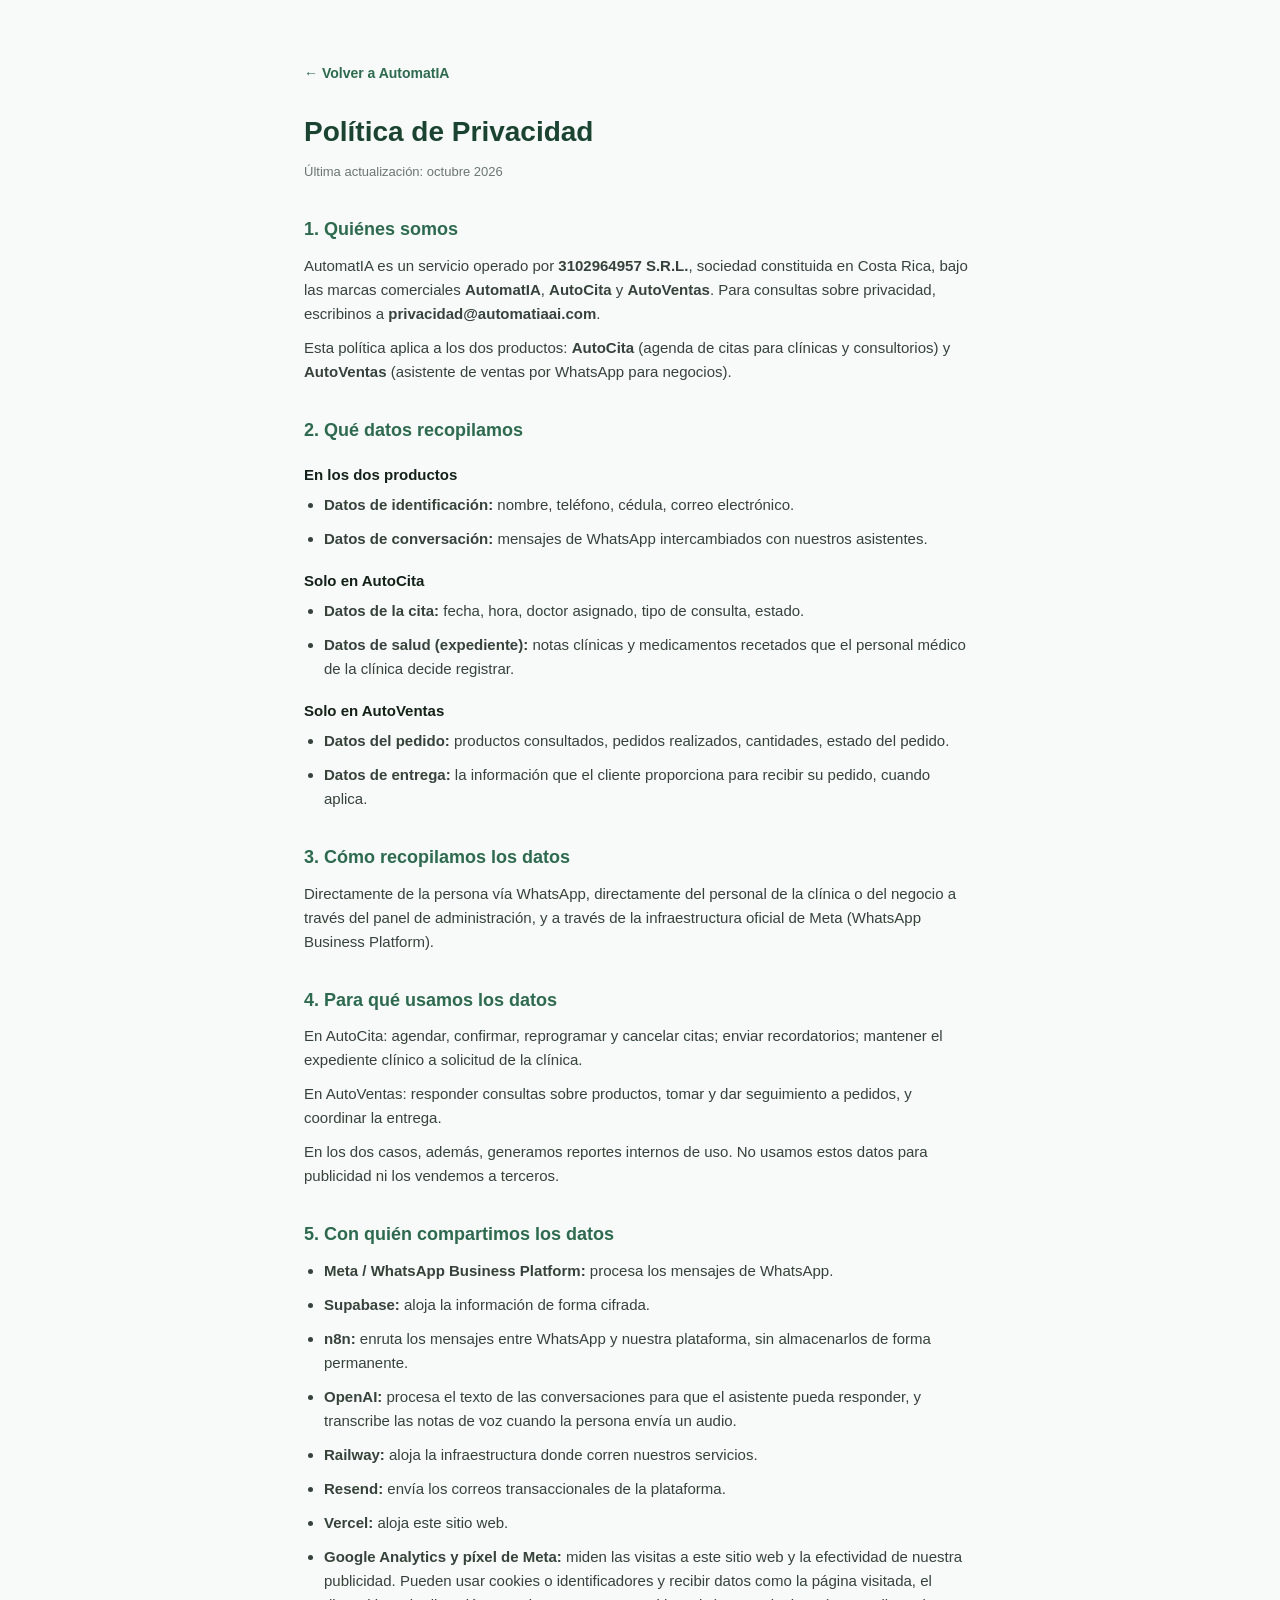
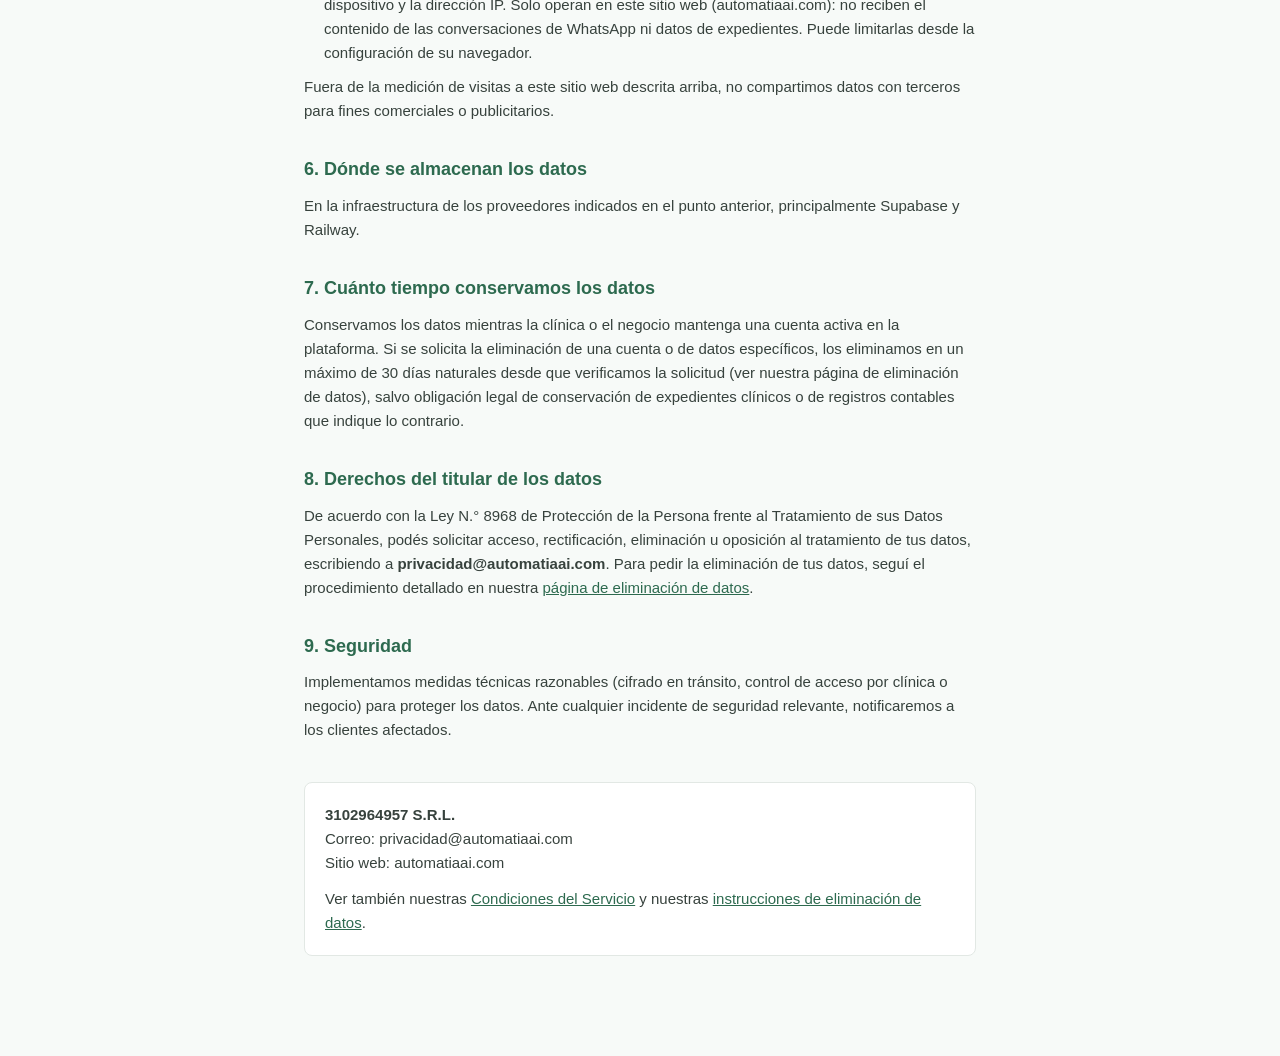
<file: privacidad.html>
<!DOCTYPE html>
<html lang="es">
<head>
    <meta charset="UTF-8">
    <meta name="viewport" content="width=device-width, initial-scale=1.0">
    <title>Política de Privacidad — AutomatIA</title>
    <meta name="description" content="Política de privacidad de AutomatIA (AutoCita y AutoVentas), operado por 3102964957 S.R.L. en Costa Rica.">
    <style>
        * { margin: 0; padding: 0; box-sizing: border-box; }
        :root {
            --primary: #2D6A4F;
            --primary-dark: #1B4332;
            --gray-50: #F7FAF8;
            --gray-200: #E2E8E4;
            --gray-500: #6B7672;
            --gray-700: #37423D;
            --gray-900: #14201A;
        }
        body {
            font-family: -apple-system, BlinkMacSystemFont, 'Segoe UI', Roboto, sans-serif;
            background: var(--gray-50);
            color: var(--gray-900);
            line-height: 1.6;
        }
        .wrap { max-width: 720px; margin: 0 auto; padding: 60px 24px 100px; }
        a.back { color: var(--primary); text-decoration: none; font-weight: 600; font-size: 14px; }
        a.back:hover { text-decoration: underline; }
        h1 { font-size: 28px; color: var(--primary-dark); margin: 24px 0 8px; }
        .updated { color: var(--gray-500); font-size: 13px; margin-bottom: 32px; }
        h2 { font-size: 18px; color: var(--primary); margin: 32px 0 10px; }
        h3 { font-size: 15px; color: var(--gray-900); margin: 18px 0 6px; }
        p, li { color: var(--gray-700); font-size: 15px; margin-bottom: 10px; }
        ul { padding-left: 20px; margin-bottom: 10px; }
        a { color: var(--primary); }
        .contact {
            background: white; border: 1px solid var(--gray-200); border-radius: 8px;
            padding: 20px; margin-top: 40px;
        }
        .contact p { margin: 0; }
    </style>
</head>
<body>
<div class="wrap">
    <a href="/" class="back">&larr; Volver a AutomatIA</a>
    <h1>Política de Privacidad</h1>
    <div class="updated">Última actualización: octubre 2026</div>

    <h2>1. Quiénes somos</h2>
    <p>AutomatIA es un servicio operado por <strong>3102964957 S.R.L.</strong>, sociedad constituida en Costa Rica, bajo las marcas comerciales <strong>AutomatIA</strong>, <strong>AutoCita</strong> y <strong>AutoVentas</strong>. Para consultas sobre privacidad, escribinos a <strong>privacidad@automatiaai.com</strong>.</p>
    <p>Esta política aplica a los dos productos: <strong>AutoCita</strong> (agenda de citas para clínicas y consultorios) y <strong>AutoVentas</strong> (asistente de ventas por WhatsApp para negocios).</p>

    <h2>2. Qué datos recopilamos</h2>

    <h3>En los dos productos</h3>
    <ul>
        <li><strong>Datos de identificación:</strong> nombre, teléfono, cédula, correo electrónico.</li>
        <li><strong>Datos de conversación:</strong> mensajes de WhatsApp intercambiados con nuestros asistentes.</li>
    </ul>

    <h3>Solo en AutoCita</h3>
    <ul>
        <li><strong>Datos de la cita:</strong> fecha, hora, doctor asignado, tipo de consulta, estado.</li>
        <li><strong>Datos de salud (expediente):</strong> notas clínicas y medicamentos recetados que el personal médico de la clínica decide registrar.</li>
    </ul>

    <h3>Solo en AutoVentas</h3>
    <ul>
        <li><strong>Datos del pedido:</strong> productos consultados, pedidos realizados, cantidades, estado del pedido.</li>
        <li><strong>Datos de entrega:</strong> la información que el cliente proporciona para recibir su pedido, cuando aplica.</li>
    </ul>

    <h2>3. Cómo recopilamos los datos</h2>
    <p>Directamente de la persona vía WhatsApp, directamente del personal de la clínica o del negocio a través del panel de administración, y a través de la infraestructura oficial de Meta (WhatsApp Business Platform).</p>

    <h2>4. Para qué usamos los datos</h2>
    <p>En AutoCita: agendar, confirmar, reprogramar y cancelar citas; enviar recordatorios; mantener el expediente clínico a solicitud de la clínica.</p>
    <p>En AutoVentas: responder consultas sobre productos, tomar y dar seguimiento a pedidos, y coordinar la entrega.</p>
    <p>En los dos casos, además, generamos reportes internos de uso. No usamos estos datos para publicidad ni los vendemos a terceros.</p>

    <h2>5. Con quién compartimos los datos</h2>
    <ul>
        <li><strong>Meta / WhatsApp Business Platform:</strong> procesa los mensajes de WhatsApp.</li>
        <li><strong>Supabase:</strong> aloja la información de forma cifrada.</li>
        <li><strong>n8n:</strong> enruta los mensajes entre WhatsApp y nuestra plataforma, sin almacenarlos de forma permanente.</li>
        <li><strong>OpenAI:</strong> procesa el texto de las conversaciones para que el asistente pueda responder, y transcribe las notas de voz cuando la persona envía un audio.</li>
        <li><strong>Railway:</strong> aloja la infraestructura donde corren nuestros servicios.</li>
        <li><strong>Resend:</strong> envía los correos transaccionales de la plataforma.</li>
        <li><strong>Vercel:</strong> aloja este sitio web.</li>
        <li><strong>Google Analytics y píxel de Meta:</strong> miden las visitas a este sitio web y la efectividad de nuestra publicidad. Pueden usar cookies o identificadores y recibir datos como la página visitada, el dispositivo y la dirección IP. Solo operan en este sitio web (automatiaai.com): no reciben el contenido de las conversaciones de WhatsApp ni datos de expedientes. Puede limitarlas desde la configuración de su navegador.</li>
    </ul>
    <p>Fuera de la medición de visitas a este sitio web descrita arriba, no compartimos datos con terceros para fines comerciales o publicitarios.</p>

    <h2>6. Dónde se almacenan los datos</h2>
    <p>En la infraestructura de los proveedores indicados en el punto anterior, principalmente Supabase y Railway.</p>

    <h2>7. Cuánto tiempo conservamos los datos</h2>
    <p>Conservamos los datos mientras la clínica o el negocio mantenga una cuenta activa en la plataforma. Si se solicita la eliminación de una cuenta o de datos específicos, los eliminamos en un máximo de 30 días naturales desde que verificamos la solicitud (ver nuestra página de eliminación de datos), salvo obligación legal de conservación de expedientes clínicos o de registros contables que indique lo contrario.</p>

    <h2>8. Derechos del titular de los datos</h2>
    <p>De acuerdo con la Ley N.° 8968 de Protección de la Persona frente al Tratamiento de sus Datos Personales, podés solicitar acceso, rectificación, eliminación u oposición al tratamiento de tus datos, escribiendo a <strong>privacidad@automatiaai.com</strong>. Para pedir la eliminación de tus datos, seguí el procedimiento detallado en nuestra <a href="/eliminacion-datos.html">página de eliminación de datos</a>.</p>

    <h2>9. Seguridad</h2>
    <p>Implementamos medidas técnicas razonables (cifrado en tránsito, control de acceso por clínica o negocio) para proteger los datos. Ante cualquier incidente de seguridad relevante, notificaremos a los clientes afectados.</p>

    <div class="contact">
        <p><strong>3102964957 S.R.L.</strong><br>
        Correo: privacidad@automatiaai.com<br>
        Sitio web: automatiaai.com</p>
        <p style="margin-top:12px">Ver también nuestras <a href="/terminos.html">Condiciones del Servicio</a> y nuestras <a href="/eliminacion-datos.html">instrucciones de eliminación de datos</a>.</p>
    </div>
</div>
</body>
</html>
</file>
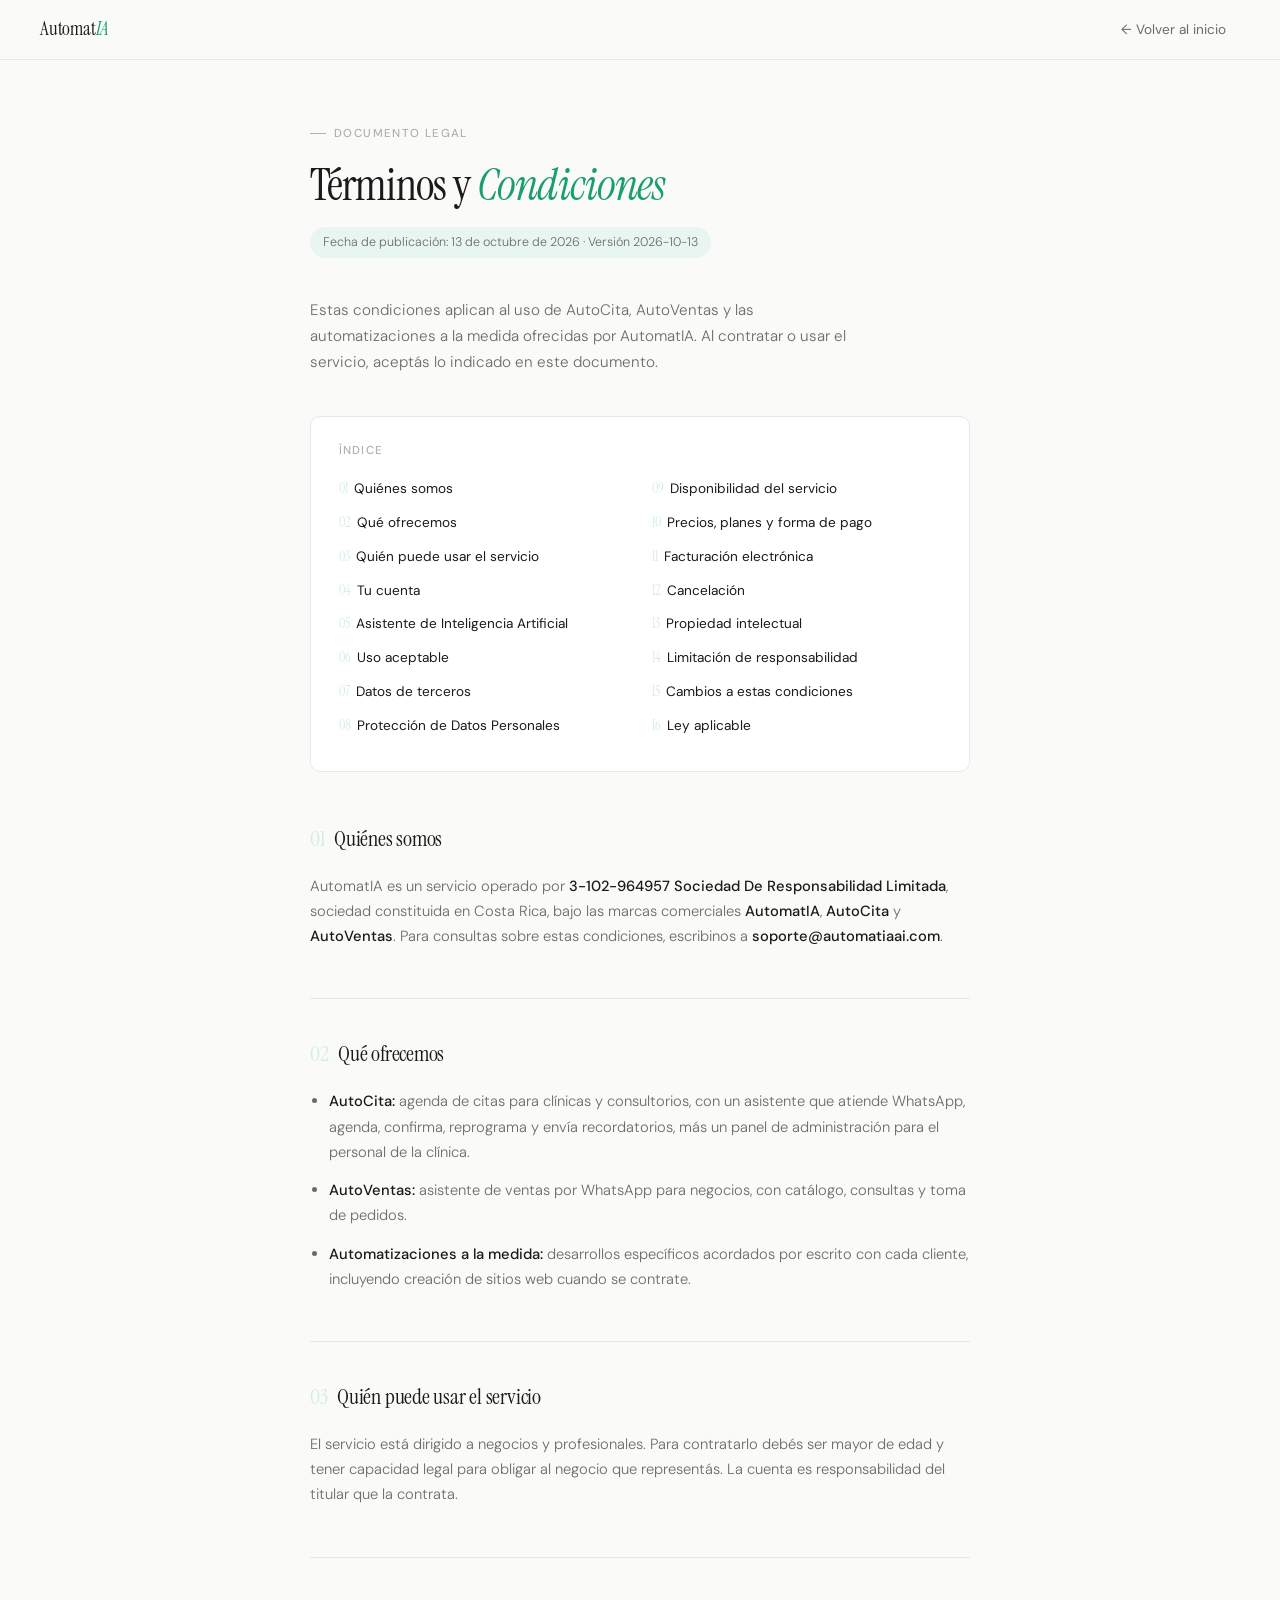
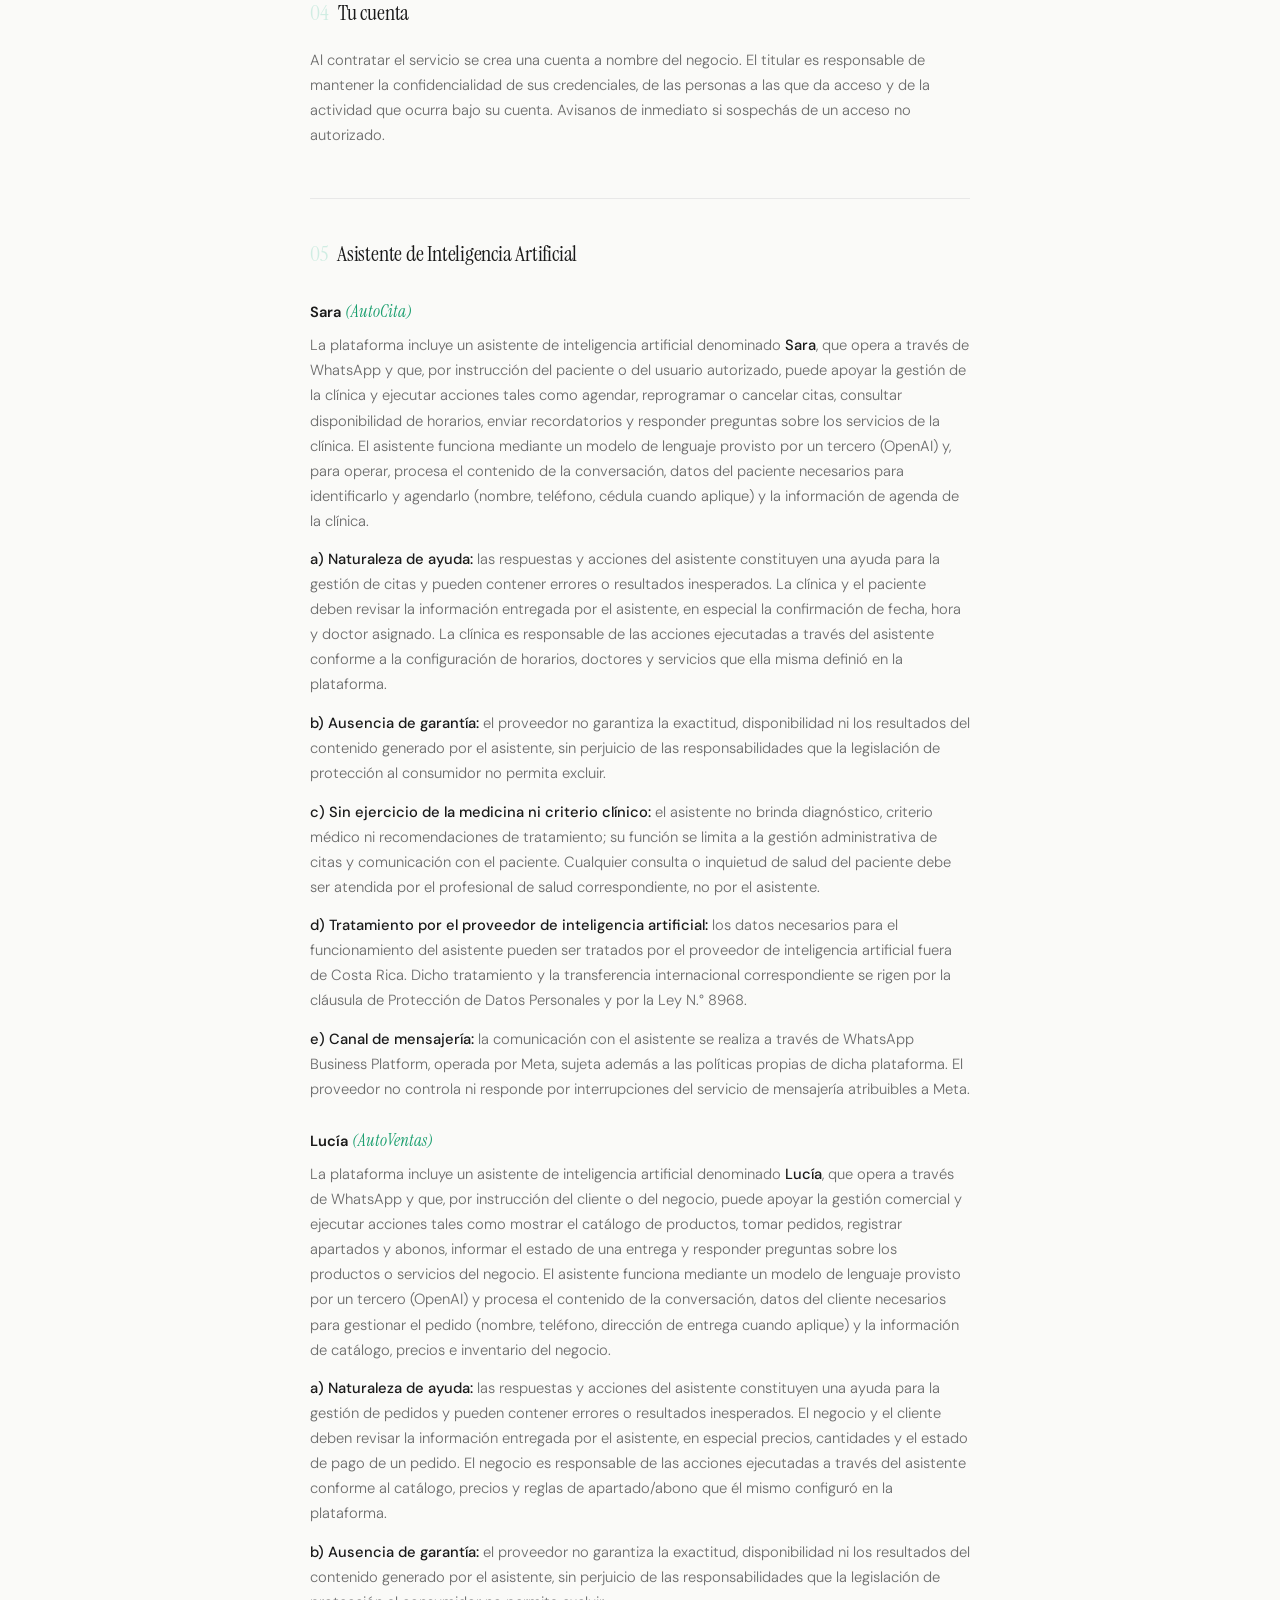
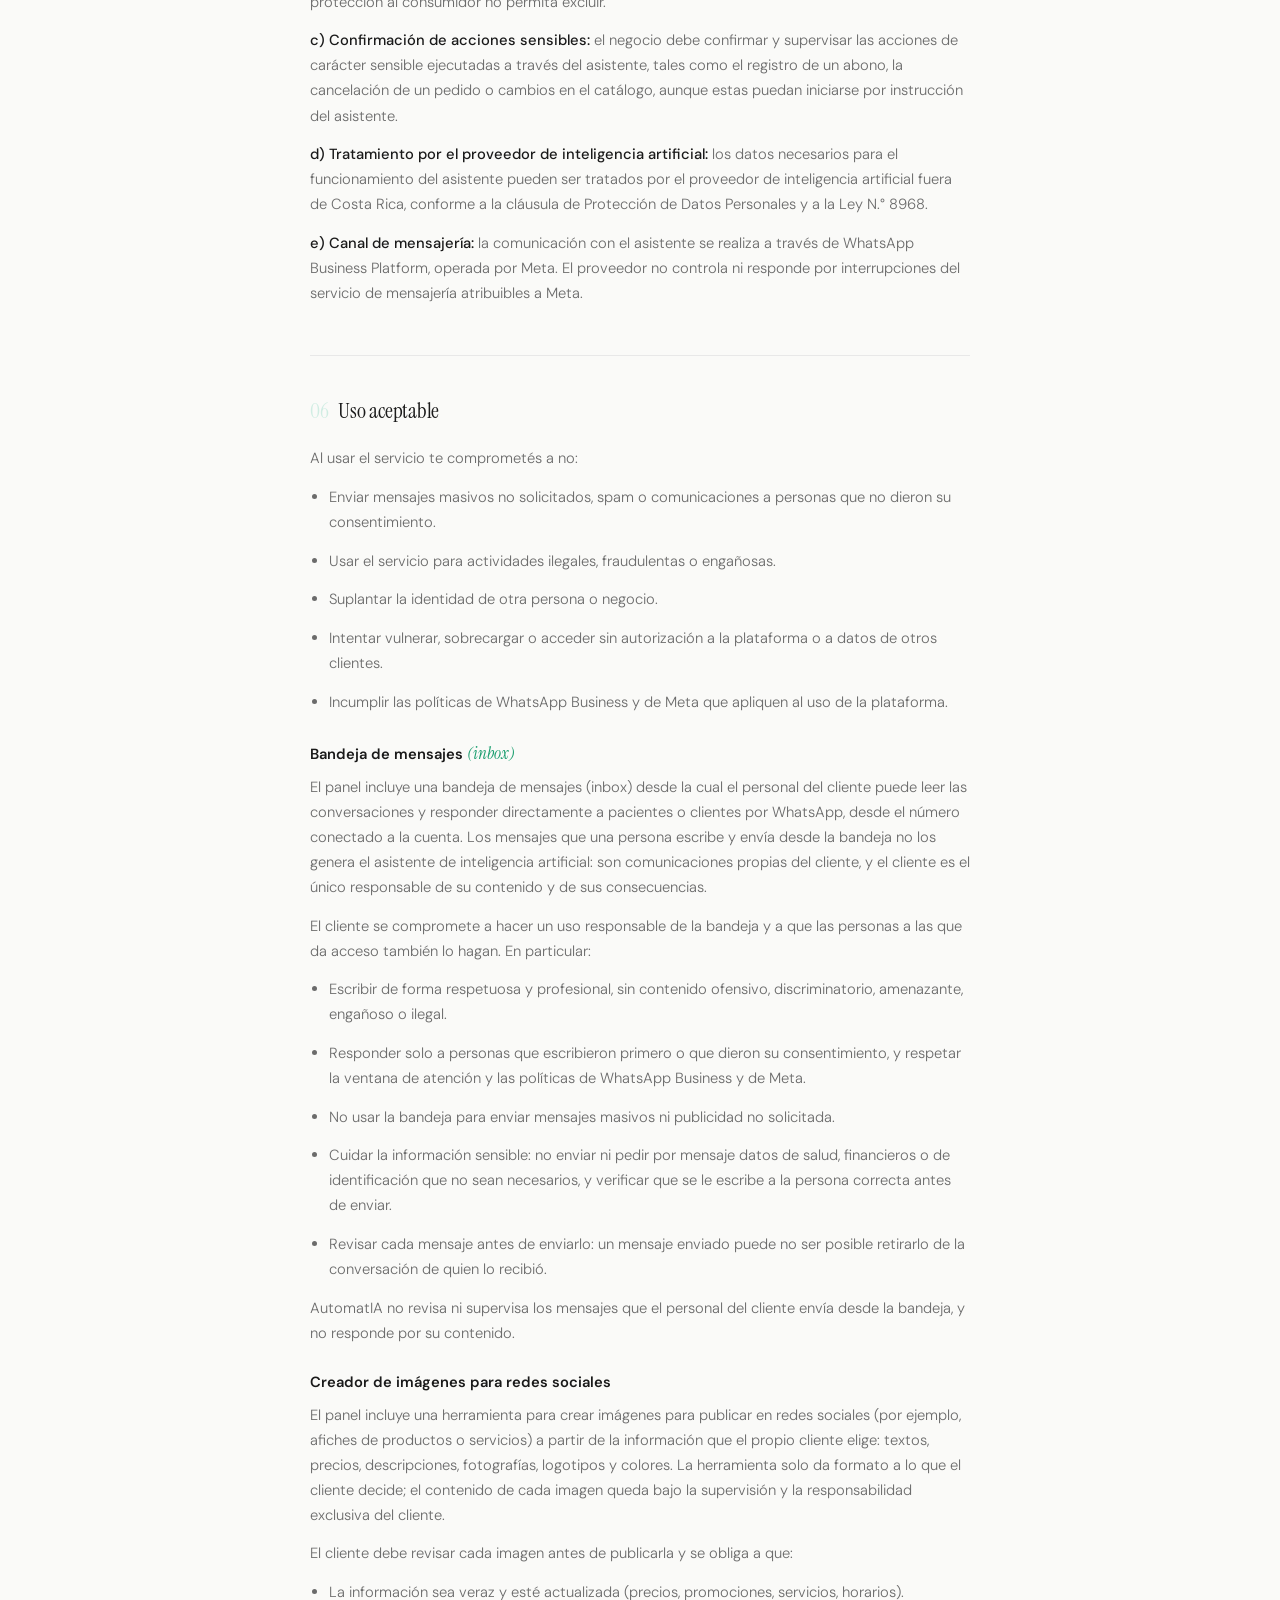
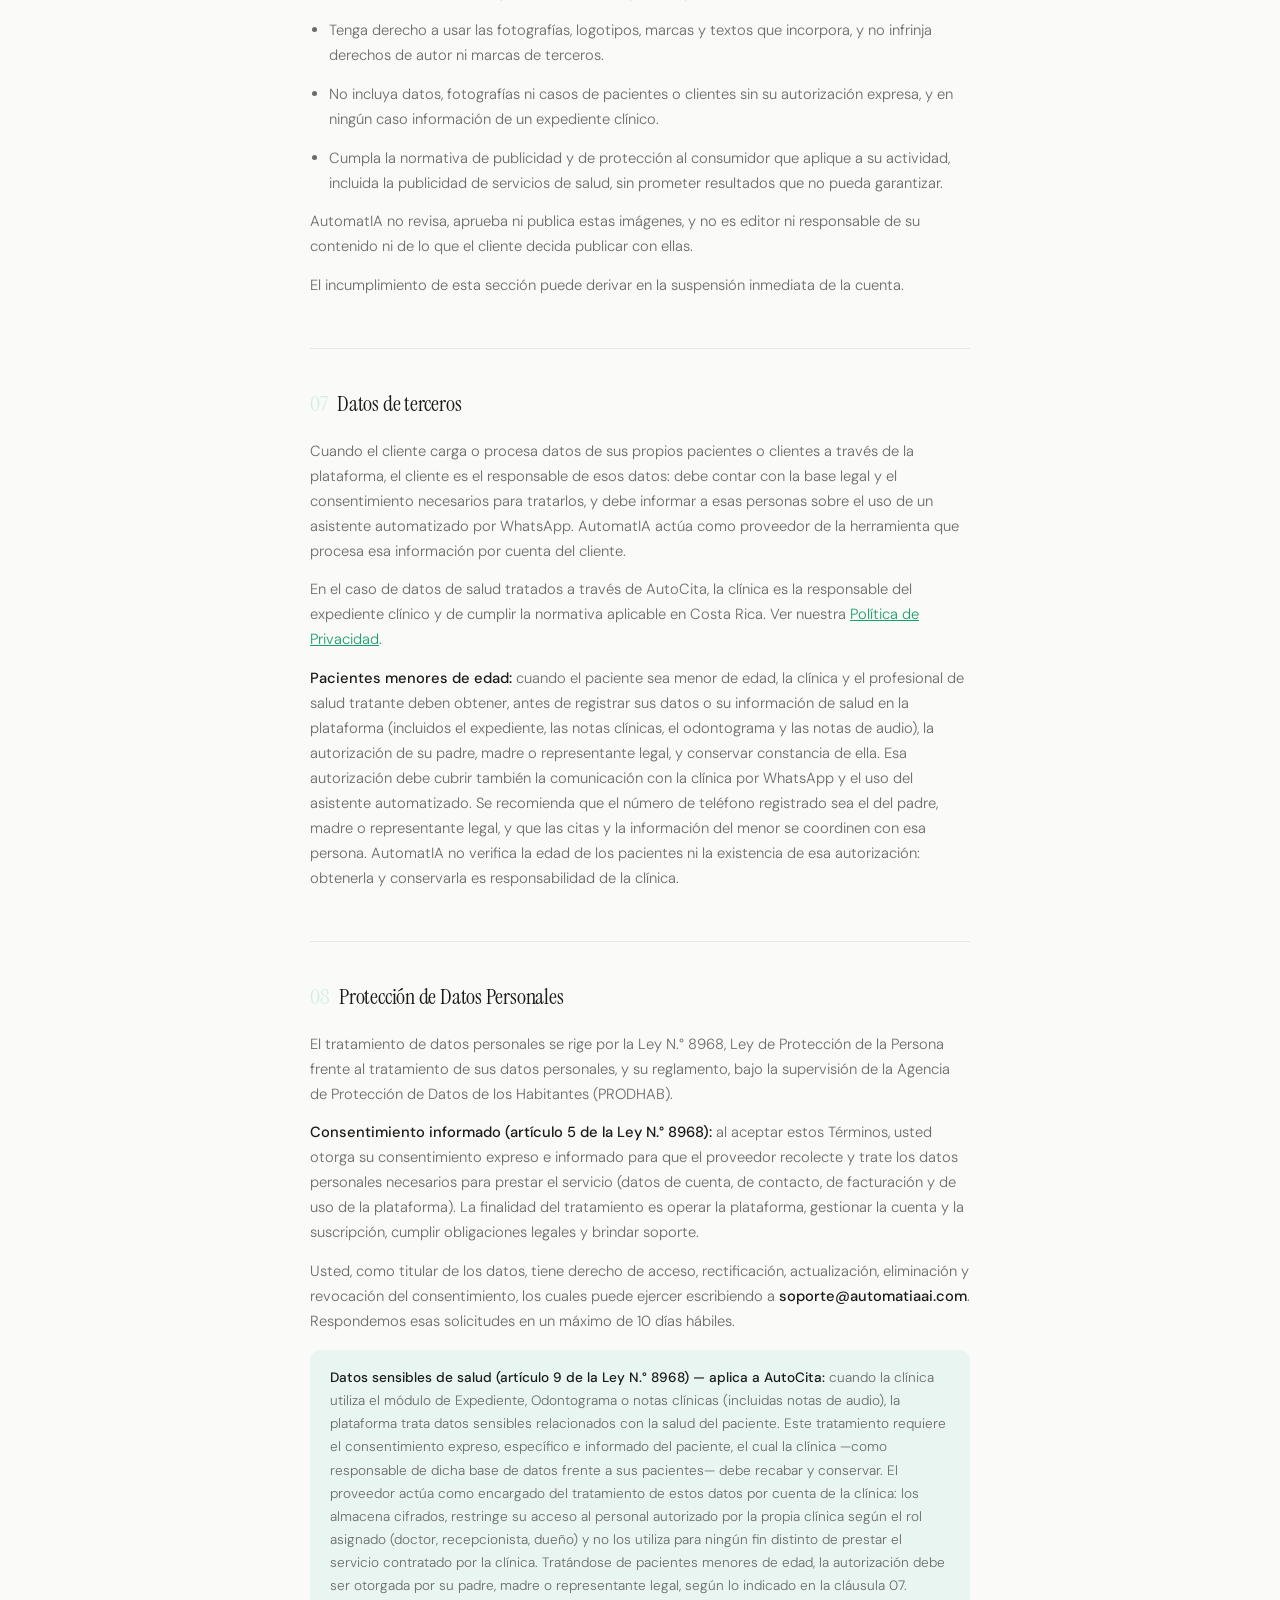
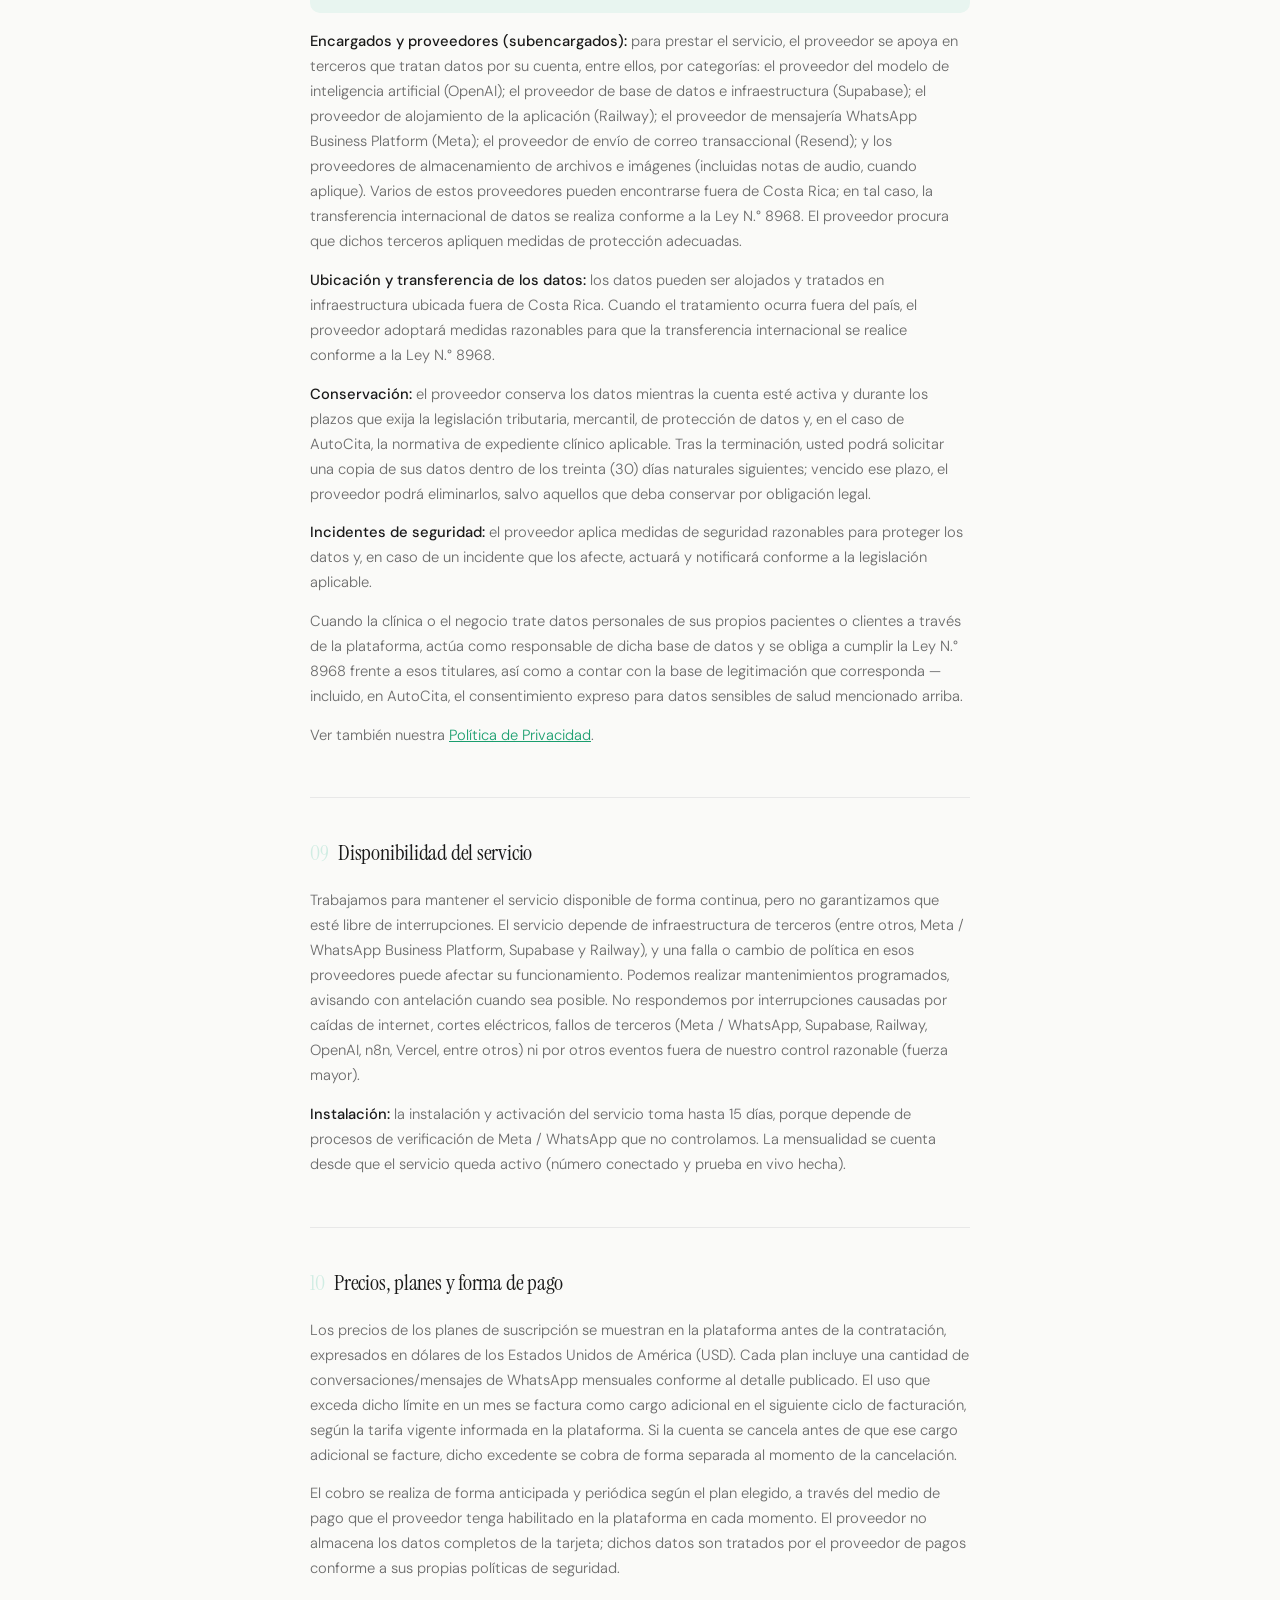
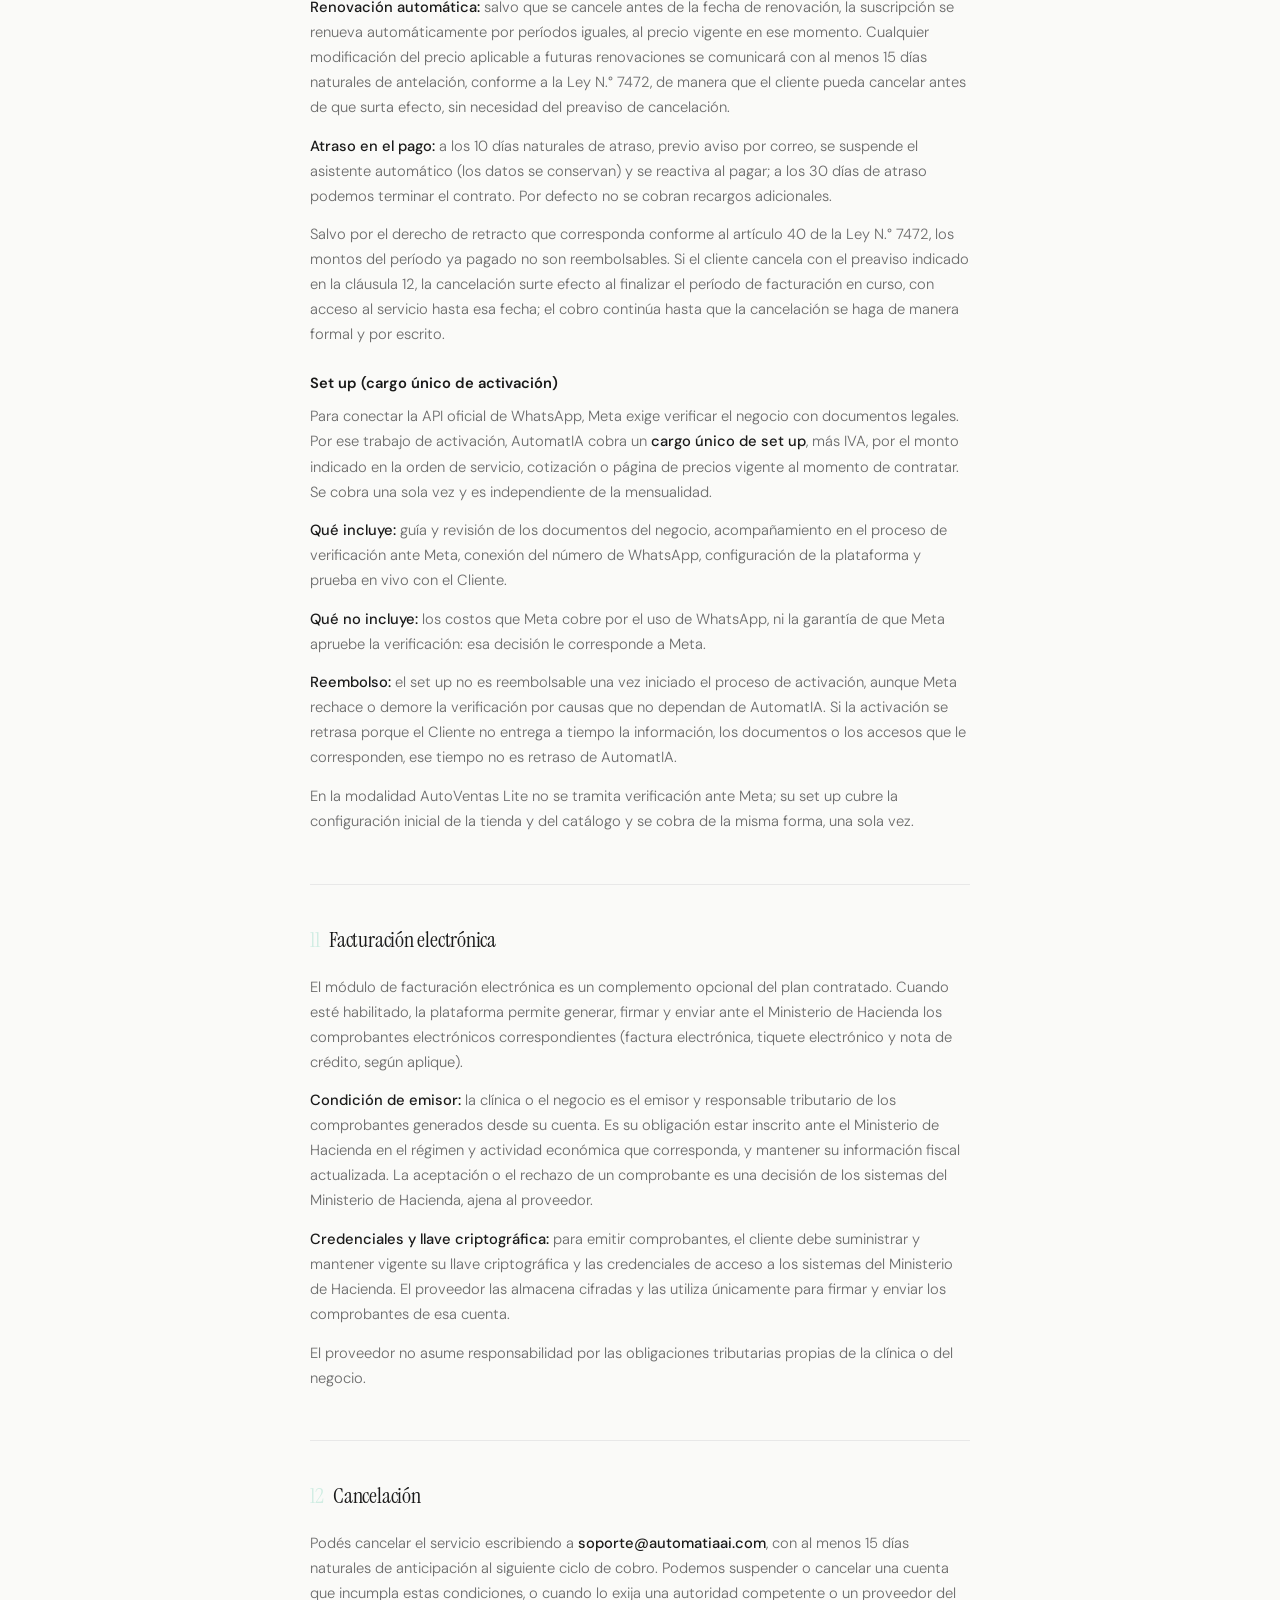
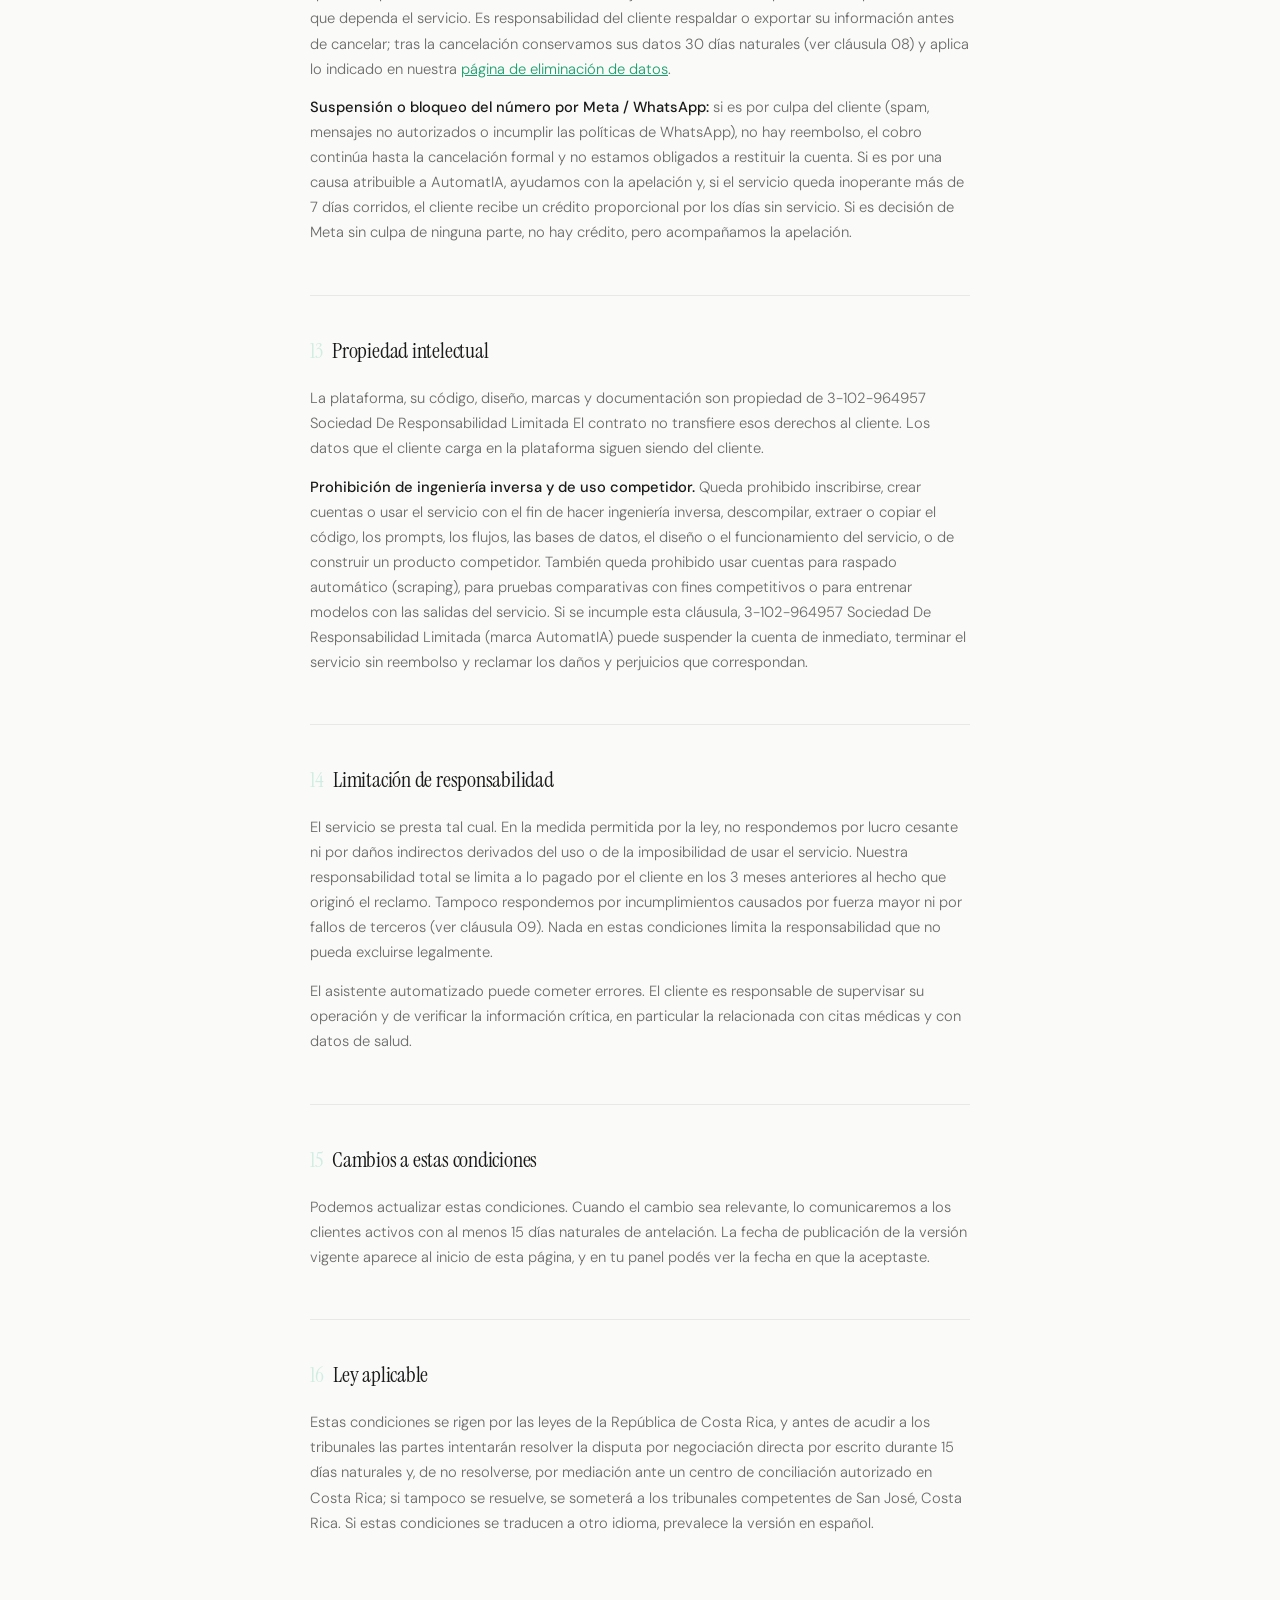
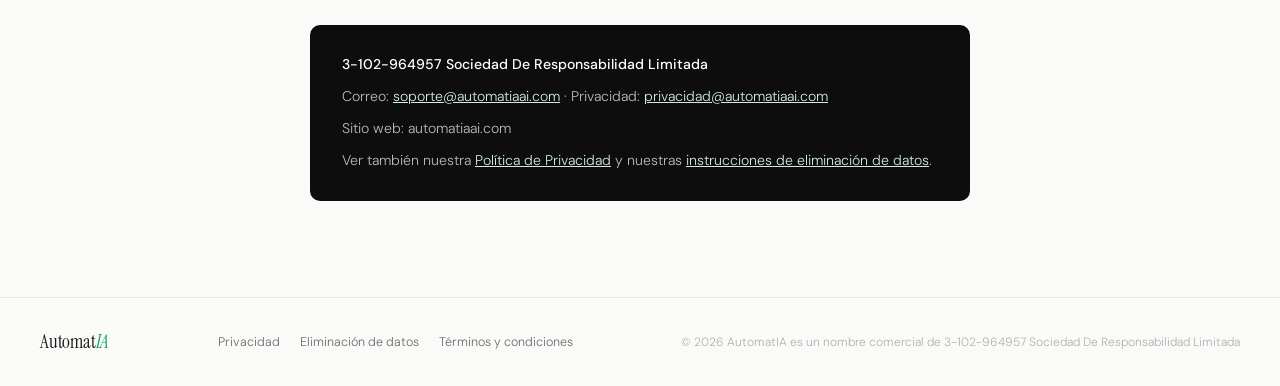
<file: terminos.html>
<!DOCTYPE html>
<html lang="es">
<head>
<meta charset="UTF-8">
<meta name="viewport" content="width=device-width, initial-scale=1.0">
<title>Términos y Condiciones — AutomatIA</title>
<meta name="description" content="Términos y condiciones del servicio de AutomatIA (AutoCita y AutoVentas), operado por 3-102-964957 Sociedad De Responsabilidad Limitada en Costa Rica.">
<link rel="preconnect" href="https://fonts.googleapis.com">
<link href="https://fonts.googleapis.com/css2?family=Instrument+Serif:ital@0;1&family=DM+Sans:wght@300;400;500;600&display=swap" rel="stylesheet">
<style>
  :root{
    --black:#0d0d0d;
    --white:#fafaf8;
    --green:#1a9e6e;
    --green-light:#e8f5f0;
    --green-mid:#d0ede3;
    --text:#1a1a1a;
    --text-mid:#6b6b6b;
    --text-light:#b0b0b0;
    --border:#e8e8e8;
    --r:10px;
  }
  *,*::before,*::after{box-sizing:border-box;margin:0;padding:0;}
  html{scroll-behavior:smooth;font-size:16px;}
  body{
    background:var(--white);
    color:var(--text);
    font-family:'DM Sans',sans-serif;
    font-weight:300;
    line-height:1.7;
  }
  a{color:var(--green);}
  nav{
    position:sticky;top:0;z-index:100;
    background:rgba(250,250,248,.96);
    backdrop-filter:blur(16px);
    border-bottom:1px solid var(--border);
    padding:0 2.5rem;
    display:flex;align-items:center;justify-content:space-between;
    height:60px;
  }
  .logo{
    font-family:'Instrument Serif',serif;
    font-size:1.2rem;color:var(--text);
    text-decoration:none;letter-spacing:-.01em;
  }
  .logo em{color:var(--green);font-style:italic;}
  .nav-back{
    font-size:.85rem;font-weight:400;color:var(--text-mid);
    text-decoration:none;padding:.45rem .85rem;border-radius:8px;
    transition:background .15s,color .15s;
  }
  .nav-back:hover{background:var(--green-light);color:var(--green);}
  .wrap{max-width:740px;margin:0 auto;padding:4rem 2.5rem 6rem;}
  .doc-label{
    font-size:.72rem;font-weight:500;letter-spacing:.12em;text-transform:uppercase;
    color:var(--text-light);margin-bottom:1rem;display:flex;align-items:center;gap:.5rem;
  }
  .doc-label::before{content:'';width:16px;height:1px;background:var(--text-light);flex-shrink:0;}
  h1{
    font-family:'Instrument Serif',serif;font-weight:400;
    font-size:clamp(2rem,5vw,2.8rem);letter-spacing:-.02em;line-height:1.15;
    color:var(--text);margin-bottom:1rem;
  }
  h1 em{font-style:italic;color:var(--green);}
  .updated{
    display:inline-block;font-size:.78rem;color:var(--text-mid);
    background:var(--green-light);padding:.3rem .8rem;border-radius:100px;
    margin-bottom:2.5rem;
  }
  .intro{font-size:.95rem;color:var(--text-mid);max-width:560px;margin-bottom:2.5rem;font-weight:300;}
  .toc{
    border:1px solid var(--border);border-radius:var(--r);
    padding:1.5rem 1.75rem;margin-bottom:3rem;background:#fff;
  }
  .toc-title{
    font-size:.72rem;font-weight:500;letter-spacing:.1em;text-transform:uppercase;
    color:var(--text-light);margin-bottom:1rem;
  }
  .toc ol{list-style:none;columns:2;column-gap:1.5rem;}
  @media(max-width:560px){.toc ol{columns:1;}}
  .toc li{margin-bottom:.55rem;break-inside:avoid;}
  .toc a{font-size:.85rem;color:var(--text);text-decoration:none;font-weight:400;}
  .toc a:hover{color:var(--green);}
  .toc a span{color:var(--green-mid);font-family:'Instrument Serif',serif;margin-right:.4rem;}
  section.clause{padding:2.25rem 0;border-top:1px solid var(--border);scroll-margin-top:80px;}
  section.clause:first-of-type{border-top:none;padding-top:0;}
  h2{
    font-family:'Instrument Serif',serif;font-weight:400;
    font-size:1.4rem;letter-spacing:-.01em;color:var(--text);
    margin-bottom:1rem;display:flex;align-items:baseline;gap:.6rem;
  }
  h2 .num{
    font-size:1.4rem;color:var(--green-mid);flex-shrink:0;
  }
  h3.sub{
    font-family:'DM Sans',sans-serif;font-weight:600;font-size:.92rem;
    color:var(--text);margin:1.5rem 0 .5rem;
  }
  h3.sub em{font-style:italic;color:var(--green);font-family:'Instrument Serif',serif;font-weight:400;font-size:1.05rem;}
  p,li{color:var(--text-mid);font-size:.92rem;margin-bottom:.85rem;font-weight:300;}
  strong{color:var(--text);font-weight:500;}
  ul{padding-left:1.2rem;margin-bottom:.85rem;}
  .note{
    background:var(--green-light);border-radius:var(--r);
    padding:1rem 1.25rem;margin:1rem 0;font-size:.85rem;color:var(--text-mid);
  }
  .note strong{color:var(--text);}
  .contact{
    background:var(--black);border-radius:var(--r);
    padding:1.75rem 2rem;margin-top:2.5rem;color:var(--white);
  }
  .contact p{color:#bbb;margin:0 0 .5rem;font-size:.88rem;}
  .contact p:last-child{margin-bottom:0;}
  .contact strong{color:#fff;}
  .contact a{color:var(--green-mid);}
  footer{
    border-top:1px solid var(--border);
    padding:1.75rem 2.5rem;
    display:flex;align-items:center;justify-content:space-between;flex-wrap:wrap;gap:1rem;
  }
  .footer-links{display:flex;gap:1.25rem;flex-wrap:wrap;}
  .footer-links a{font-size:.78rem;color:var(--text-mid);text-decoration:none;}
  .footer-links a:hover{color:var(--green);}
  .footer-copy{font-size:.75rem;color:var(--text-light);}
  @media(max-width:768px){
    nav{padding:0 1.25rem;}
    .wrap{padding:2.5rem 1.25rem 4rem;}
    footer{flex-direction:column;align-items:flex-start;padding:1.5rem 1.25rem;}
  }
</style>
</head>
<body>

<nav>
  <a href="/" class="logo">Automat<em>IA</em></a>
  <a href="/" class="nav-back">&larr; Volver al inicio</a>
</nav>

<div class="wrap">
  <div class="doc-label">Documento legal</div>
  <h1>Términos y <em>Condiciones</em></h1>
  <div class="updated">Fecha de publicación: 13 de octubre de 2026 · Versión 2026-10-13</div>
  <p class="intro">Estas condiciones aplican al uso de AutoCita, AutoVentas y las automatizaciones a la medida ofrecidas por AutomatIA. Al contratar o usar el servicio, aceptás lo indicado en este documento.</p>

  <div class="toc">
    <div class="toc-title">Índice</div>
    <ol>
      <li><a href="#c1"><span>01</span>Quiénes somos</a></li>
      <li><a href="#c2"><span>02</span>Qué ofrecemos</a></li>
      <li><a href="#c3"><span>03</span>Quién puede usar el servicio</a></li>
      <li><a href="#c4"><span>04</span>Tu cuenta</a></li>
      <li><a href="#c5"><span>05</span>Asistente de Inteligencia Artificial</a></li>
      <li><a href="#c6"><span>06</span>Uso aceptable</a></li>
      <li><a href="#c7"><span>07</span>Datos de terceros</a></li>
      <li><a href="#c8"><span>08</span>Protección de Datos Personales</a></li>
      <li><a href="#c9"><span>09</span>Disponibilidad del servicio</a></li>
      <li><a href="#c10"><span>10</span>Precios, planes y forma de pago</a></li>
      <li><a href="#c11"><span>11</span>Facturación electrónica</a></li>
      <li><a href="#c12"><span>12</span>Cancelación</a></li>
      <li><a href="#c13"><span>13</span>Propiedad intelectual</a></li>
      <li><a href="#c14"><span>14</span>Limitación de responsabilidad</a></li>
      <li><a href="#c15"><span>15</span>Cambios a estas condiciones</a></li>
      <li><a href="#c16"><span>16</span>Ley aplicable</a></li>
    </ol>
  </div>

  <section class="clause" id="c1">
    <h2><span class="num">01</span>Quiénes somos</h2>
    <p>AutomatIA es un servicio operado por <strong>3-102-964957 Sociedad De Responsabilidad Limitada</strong>, sociedad constituida en Costa Rica, bajo las marcas comerciales <strong>AutomatIA</strong>, <strong>AutoCita</strong> y <strong>AutoVentas</strong>. Para consultas sobre estas condiciones, escribinos a <strong>soporte@automatiaai.com</strong>.</p>
  </section>

  <section class="clause" id="c2">
    <h2><span class="num">02</span>Qué ofrecemos</h2>
    <ul>
      <li><strong>AutoCita:</strong> agenda de citas para clínicas y consultorios, con un asistente que atiende WhatsApp, agenda, confirma, reprograma y envía recordatorios, más un panel de administración para el personal de la clínica.</li>
      <li><strong>AutoVentas:</strong> asistente de ventas por WhatsApp para negocios, con catálogo, consultas y toma de pedidos.</li>
      <li><strong>Automatizaciones a la medida:</strong> desarrollos específicos acordados por escrito con cada cliente, incluyendo creación de sitios web cuando se contrate.</li>
    </ul>
  </section>

  <section class="clause" id="c3">
    <h2><span class="num">03</span>Quién puede usar el servicio</h2>
    <p>El servicio está dirigido a negocios y profesionales. Para contratarlo debés ser mayor de edad y tener capacidad legal para obligar al negocio que representás. La cuenta es responsabilidad del titular que la contrata.</p>
  </section>

  <section class="clause" id="c4">
    <h2><span class="num">04</span>Tu cuenta</h2>
    <p>Al contratar el servicio se crea una cuenta a nombre del negocio. El titular es responsable de mantener la confidencialidad de sus credenciales, de las personas a las que da acceso y de la actividad que ocurra bajo su cuenta. Avisanos de inmediato si sospechás de un acceso no autorizado.</p>
  </section>

  <section class="clause" id="c5">
    <h2><span class="num">05</span>Asistente de Inteligencia Artificial</h2>

    <h3 class="sub">Sara <em>(AutoCita)</em></h3>
    <p>La plataforma incluye un asistente de inteligencia artificial denominado <strong>Sara</strong>, que opera a través de WhatsApp y que, por instrucción del paciente o del usuario autorizado, puede apoyar la gestión de la clínica y ejecutar acciones tales como agendar, reprogramar o cancelar citas, consultar disponibilidad de horarios, enviar recordatorios y responder preguntas sobre los servicios de la clínica. El asistente funciona mediante un modelo de lenguaje provisto por un tercero (OpenAI) y, para operar, procesa el contenido de la conversación, datos del paciente necesarios para identificarlo y agendarlo (nombre, teléfono, cédula cuando aplique) y la información de agenda de la clínica.</p>
    <p><strong>a) Naturaleza de ayuda:</strong> las respuestas y acciones del asistente constituyen una ayuda para la gestión de citas y pueden contener errores o resultados inesperados. La clínica y el paciente deben revisar la información entregada por el asistente, en especial la confirmación de fecha, hora y doctor asignado. La clínica es responsable de las acciones ejecutadas a través del asistente conforme a la configuración de horarios, doctores y servicios que ella misma definió en la plataforma.</p>
    <p><strong>b) Ausencia de garantía:</strong> el proveedor no garantiza la exactitud, disponibilidad ni los resultados del contenido generado por el asistente, sin perjuicio de las responsabilidades que la legislación de protección al consumidor no permita excluir.</p>
    <p><strong>c) Sin ejercicio de la medicina ni criterio clínico:</strong> el asistente no brinda diagnóstico, criterio médico ni recomendaciones de tratamiento; su función se limita a la gestión administrativa de citas y comunicación con el paciente. Cualquier consulta o inquietud de salud del paciente debe ser atendida por el profesional de salud correspondiente, no por el asistente.</p>
    <p><strong>d) Tratamiento por el proveedor de inteligencia artificial:</strong> los datos necesarios para el funcionamiento del asistente pueden ser tratados por el proveedor de inteligencia artificial fuera de Costa Rica. Dicho tratamiento y la transferencia internacional correspondiente se rigen por la cláusula de Protección de Datos Personales y por la Ley N.° 8968.</p>
    <p><strong>e) Canal de mensajería:</strong> la comunicación con el asistente se realiza a través de WhatsApp Business Platform, operada por Meta, sujeta además a las políticas propias de dicha plataforma. El proveedor no controla ni responde por interrupciones del servicio de mensajería atribuibles a Meta.</p>

    <h3 class="sub">Lucía <em>(AutoVentas)</em></h3>
    <p>La plataforma incluye un asistente de inteligencia artificial denominado <strong>Lucía</strong>, que opera a través de WhatsApp y que, por instrucción del cliente o del negocio, puede apoyar la gestión comercial y ejecutar acciones tales como mostrar el catálogo de productos, tomar pedidos, registrar apartados y abonos, informar el estado de una entrega y responder preguntas sobre los productos o servicios del negocio. El asistente funciona mediante un modelo de lenguaje provisto por un tercero (OpenAI) y procesa el contenido de la conversación, datos del cliente necesarios para gestionar el pedido (nombre, teléfono, dirección de entrega cuando aplique) y la información de catálogo, precios e inventario del negocio.</p>
    <p><strong>a) Naturaleza de ayuda:</strong> las respuestas y acciones del asistente constituyen una ayuda para la gestión de pedidos y pueden contener errores o resultados inesperados. El negocio y el cliente deben revisar la información entregada por el asistente, en especial precios, cantidades y el estado de pago de un pedido. El negocio es responsable de las acciones ejecutadas a través del asistente conforme al catálogo, precios y reglas de apartado/abono que él mismo configuró en la plataforma.</p>
    <p><strong>b) Ausencia de garantía:</strong> el proveedor no garantiza la exactitud, disponibilidad ni los resultados del contenido generado por el asistente, sin perjuicio de las responsabilidades que la legislación de protección al consumidor no permita excluir.</p>
    <p><strong>c) Confirmación de acciones sensibles:</strong> el negocio debe confirmar y supervisar las acciones de carácter sensible ejecutadas a través del asistente, tales como el registro de un abono, la cancelación de un pedido o cambios en el catálogo, aunque estas puedan iniciarse por instrucción del asistente.</p>
    <p><strong>d) Tratamiento por el proveedor de inteligencia artificial:</strong> los datos necesarios para el funcionamiento del asistente pueden ser tratados por el proveedor de inteligencia artificial fuera de Costa Rica, conforme a la cláusula de Protección de Datos Personales y a la Ley N.° 8968.</p>
    <p><strong>e) Canal de mensajería:</strong> la comunicación con el asistente se realiza a través de WhatsApp Business Platform, operada por Meta. El proveedor no controla ni responde por interrupciones del servicio de mensajería atribuibles a Meta.</p>
  </section>

  <section class="clause" id="c6">
    <h2><span class="num">06</span>Uso aceptable</h2>
    <p>Al usar el servicio te comprometés a no:</p>
    <ul>
      <li>Enviar mensajes masivos no solicitados, spam o comunicaciones a personas que no dieron su consentimiento.</li>
      <li>Usar el servicio para actividades ilegales, fraudulentas o engañosas.</li>
      <li>Suplantar la identidad de otra persona o negocio.</li>
      <li>Intentar vulnerar, sobrecargar o acceder sin autorización a la plataforma o a datos de otros clientes.</li>
      <li>Incumplir las políticas de WhatsApp Business y de Meta que apliquen al uso de la plataforma.</li>
    </ul>
    <h3 class="sub">Bandeja de mensajes <em>(inbox)</em></h3>
    <p>El panel incluye una bandeja de mensajes (inbox) desde la cual el personal del cliente puede leer las conversaciones y responder directamente a pacientes o clientes por WhatsApp, desde el número conectado a la cuenta. Los mensajes que una persona escribe y envía desde la bandeja no los genera el asistente de inteligencia artificial: son comunicaciones propias del cliente, y el cliente es el único responsable de su contenido y de sus consecuencias.</p>
    <p>El cliente se compromete a hacer un uso responsable de la bandeja y a que las personas a las que da acceso también lo hagan. En particular:</p>
    <ul>
      <li>Escribir de forma respetuosa y profesional, sin contenido ofensivo, discriminatorio, amenazante, engañoso o ilegal.</li>
      <li>Responder solo a personas que escribieron primero o que dieron su consentimiento, y respetar la ventana de atención y las políticas de WhatsApp Business y de Meta.</li>
      <li>No usar la bandeja para enviar mensajes masivos ni publicidad no solicitada.</li>
      <li>Cuidar la información sensible: no enviar ni pedir por mensaje datos de salud, financieros o de identificación que no sean necesarios, y verificar que se le escribe a la persona correcta antes de enviar.</li>
      <li>Revisar cada mensaje antes de enviarlo: un mensaje enviado puede no ser posible retirarlo de la conversación de quien lo recibió.</li>
    </ul>
    <p>AutomatIA no revisa ni supervisa los mensajes que el personal del cliente envía desde la bandeja, y no responde por su contenido.</p>

    <h3 class="sub">Creador de imágenes para redes sociales</h3>
    <p>El panel incluye una herramienta para crear imágenes para publicar en redes sociales (por ejemplo, afiches de productos o servicios) a partir de la información que el propio cliente elige: textos, precios, descripciones, fotografías, logotipos y colores. La herramienta solo da formato a lo que el cliente decide; el contenido de cada imagen queda bajo la supervisión y la responsabilidad exclusiva del cliente.</p>
    <p>El cliente debe revisar cada imagen antes de publicarla y se obliga a que:</p>
    <ul>
      <li>La información sea veraz y esté actualizada (precios, promociones, servicios, horarios).</li>
      <li>Tenga derecho a usar las fotografías, logotipos, marcas y textos que incorpora, y no infrinja derechos de autor ni marcas de terceros.</li>
      <li>No incluya datos, fotografías ni casos de pacientes o clientes sin su autorización expresa, y en ningún caso información de un expediente clínico.</li>
      <li>Cumpla la normativa de publicidad y de protección al consumidor que aplique a su actividad, incluida la publicidad de servicios de salud, sin prometer resultados que no pueda garantizar.</li>
    </ul>
    <p>AutomatIA no revisa, aprueba ni publica estas imágenes, y no es editor ni responsable de su contenido ni de lo que el cliente decida publicar con ellas.</p>

    <p>El incumplimiento de esta sección puede derivar en la suspensión inmediata de la cuenta.</p>
  </section>

  <section class="clause" id="c7">
    <h2><span class="num">07</span>Datos de terceros</h2>
    <p>Cuando el cliente carga o procesa datos de sus propios pacientes o clientes a través de la plataforma, el cliente es el responsable de esos datos: debe contar con la base legal y el consentimiento necesarios para tratarlos, y debe informar a esas personas sobre el uso de un asistente automatizado por WhatsApp. AutomatIA actúa como proveedor de la herramienta que procesa esa información por cuenta del cliente.</p>
    <p>En el caso de datos de salud tratados a través de AutoCita, la clínica es la responsable del expediente clínico y de cumplir la normativa aplicable en Costa Rica. Ver nuestra <a href="/privacidad.html">Política de Privacidad</a>.</p>
    <p><strong>Pacientes menores de edad:</strong> cuando el paciente sea menor de edad, la clínica y el profesional de salud tratante deben obtener, antes de registrar sus datos o su información de salud en la plataforma (incluidos el expediente, las notas clínicas, el odontograma y las notas de audio), la autorización de su padre, madre o representante legal, y conservar constancia de ella. Esa autorización debe cubrir también la comunicación con la clínica por WhatsApp y el uso del asistente automatizado. Se recomienda que el número de teléfono registrado sea el del padre, madre o representante legal, y que las citas y la información del menor se coordinen con esa persona. AutomatIA no verifica la edad de los pacientes ni la existencia de esa autorización: obtenerla y conservarla es responsabilidad de la clínica.</p>
  </section>

  <section class="clause" id="c8">
    <h2><span class="num">08</span>Protección de Datos Personales</h2>
    <p>El tratamiento de datos personales se rige por la Ley N.° 8968, Ley de Protección de la Persona frente al tratamiento de sus datos personales, y su reglamento, bajo la supervisión de la Agencia de Protección de Datos de los Habitantes (PRODHAB).</p>
    <p><strong>Consentimiento informado (artículo 5 de la Ley N.° 8968):</strong> al aceptar estos Términos, usted otorga su consentimiento expreso e informado para que el proveedor recolecte y trate los datos personales necesarios para prestar el servicio (datos de cuenta, de contacto, de facturación y de uso de la plataforma). La finalidad del tratamiento es operar la plataforma, gestionar la cuenta y la suscripción, cumplir obligaciones legales y brindar soporte.</p>
    <p>Usted, como titular de los datos, tiene derecho de acceso, rectificación, actualización, eliminación y revocación del consentimiento, los cuales puede ejercer escribiendo a <strong>soporte@automatiaai.com</strong>. Respondemos esas solicitudes en un máximo de 10 días hábiles.</p>
    <div class="note"><strong>Datos sensibles de salud (artículo 9 de la Ley N.° 8968) — aplica a AutoCita:</strong> cuando la clínica utiliza el módulo de Expediente, Odontograma o notas clínicas (incluidas notas de audio), la plataforma trata datos sensibles relacionados con la salud del paciente. Este tratamiento requiere el consentimiento expreso, específico e informado del paciente, el cual la clínica —como responsable de dicha base de datos frente a sus pacientes— debe recabar y conservar. El proveedor actúa como encargado del tratamiento de estos datos por cuenta de la clínica: los almacena cifrados, restringe su acceso al personal autorizado por la propia clínica según el rol asignado (doctor, recepcionista, dueño) y no los utiliza para ningún fin distinto de prestar el servicio contratado por la clínica. Tratándose de pacientes menores de edad, la autorización debe ser otorgada por su padre, madre o representante legal, según lo indicado en la cláusula 07.</div>
    <p><strong>Encargados y proveedores (subencargados):</strong> para prestar el servicio, el proveedor se apoya en terceros que tratan datos por su cuenta, entre ellos, por categorías: el proveedor del modelo de inteligencia artificial (OpenAI); el proveedor de base de datos e infraestructura (Supabase); el proveedor de alojamiento de la aplicación (Railway); el proveedor de mensajería WhatsApp Business Platform (Meta); el proveedor de envío de correo transaccional (Resend); y los proveedores de almacenamiento de archivos e imágenes (incluidas notas de audio, cuando aplique). Varios de estos proveedores pueden encontrarse fuera de Costa Rica; en tal caso, la transferencia internacional de datos se realiza conforme a la Ley N.° 8968. El proveedor procura que dichos terceros apliquen medidas de protección adecuadas.</p>
    <p><strong>Ubicación y transferencia de los datos:</strong> los datos pueden ser alojados y tratados en infraestructura ubicada fuera de Costa Rica. Cuando el tratamiento ocurra fuera del país, el proveedor adoptará medidas razonables para que la transferencia internacional se realice conforme a la Ley N.° 8968.</p>
    <p><strong>Conservación:</strong> el proveedor conserva los datos mientras la cuenta esté activa y durante los plazos que exija la legislación tributaria, mercantil, de protección de datos y, en el caso de AutoCita, la normativa de expediente clínico aplicable. Tras la terminación, usted podrá solicitar una copia de sus datos dentro de los treinta (30) días naturales siguientes; vencido ese plazo, el proveedor podrá eliminarlos, salvo aquellos que deba conservar por obligación legal.</p>
    <p><strong>Incidentes de seguridad:</strong> el proveedor aplica medidas de seguridad razonables para proteger los datos y, en caso de un incidente que los afecte, actuará y notificará conforme a la legislación aplicable.</p>
    <p>Cuando la clínica o el negocio trate datos personales de sus propios pacientes o clientes a través de la plataforma, actúa como responsable de dicha base de datos y se obliga a cumplir la Ley N.° 8968 frente a esos titulares, así como a contar con la base de legitimación que corresponda — incluido, en AutoCita, el consentimiento expreso para datos sensibles de salud mencionado arriba.</p>
    <p>Ver también nuestra <a href="/privacidad.html">Política de Privacidad</a>.</p>
  </section>

  <section class="clause" id="c9">
    <h2><span class="num">09</span>Disponibilidad del servicio</h2>
    <p>Trabajamos para mantener el servicio disponible de forma continua, pero no garantizamos que esté libre de interrupciones. El servicio depende de infraestructura de terceros (entre otros, Meta / WhatsApp Business Platform, Supabase y Railway), y una falla o cambio de política en esos proveedores puede afectar su funcionamiento. Podemos realizar mantenimientos programados, avisando con antelación cuando sea posible. No respondemos por interrupciones causadas por caídas de internet, cortes eléctricos, fallos de terceros (Meta / WhatsApp, Supabase, Railway, OpenAI, n8n, Vercel, entre otros) ni por otros eventos fuera de nuestro control razonable (fuerza mayor).</p>
    <p><strong>Instalación:</strong> la instalación y activación del servicio toma hasta 15 días, porque depende de procesos de verificación de Meta / WhatsApp que no controlamos. La mensualidad se cuenta desde que el servicio queda activo (número conectado y prueba en vivo hecha).</p>
  </section>

  <section class="clause" id="c10">
    <h2><span class="num">10</span>Precios, planes y forma de pago</h2>
    <p>Los precios de los planes de suscripción se muestran en la plataforma antes de la contratación, expresados en dólares de los Estados Unidos de América (USD). Cada plan incluye una cantidad de conversaciones/mensajes de WhatsApp mensuales conforme al detalle publicado. El uso que exceda dicho límite en un mes se factura como cargo adicional en el siguiente ciclo de facturación, según la tarifa vigente informada en la plataforma. Si la cuenta se cancela antes de que ese cargo adicional se facture, dicho excedente se cobra de forma separada al momento de la cancelación.</p>
    <p>El cobro se realiza de forma anticipada y periódica según el plan elegido, a través del medio de pago que el proveedor tenga habilitado en la plataforma en cada momento. El proveedor no almacena los datos completos de la tarjeta; dichos datos son tratados por el proveedor de pagos conforme a sus propias políticas de seguridad.</p>
    <p><strong>Renovación automática:</strong> salvo que se cancele antes de la fecha de renovación, la suscripción se renueva automáticamente por períodos iguales, al precio vigente en ese momento. Cualquier modificación del precio aplicable a futuras renovaciones se comunicará con al menos 15 días naturales de antelación, conforme a la Ley N.° 7472, de manera que el cliente pueda cancelar antes de que surta efecto, sin necesidad del preaviso de cancelación.</p>
    <p><strong>Atraso en el pago:</strong> a los 10 días naturales de atraso, previo aviso por correo, se suspende el asistente automático (los datos se conservan) y se reactiva al pagar; a los 30 días de atraso podemos terminar el contrato. Por defecto no se cobran recargos adicionales.</p>
    <p>Salvo por el derecho de retracto que corresponda conforme al artículo 40 de la Ley N.° 7472, los montos del período ya pagado no son reembolsables. Si el cliente cancela con el preaviso indicado en la cláusula 12, la cancelación surte efecto al finalizar el período de facturación en curso, con acceso al servicio hasta esa fecha; el cobro continúa hasta que la cancelación se haga de manera formal y por escrito.</p>

    <h3 class="sub">Set up (cargo único de activación)</h3>
    <p>Para conectar la API oficial de WhatsApp, Meta exige verificar el negocio con documentos legales. Por ese trabajo de activación, AutomatIA cobra un <strong>cargo único de set up</strong>, más IVA, por el monto indicado en la orden de servicio, cotización o página de precios vigente al momento de contratar. Se cobra una sola vez y es independiente de la mensualidad.</p>
    <p><strong>Qué incluye:</strong> guía y revisión de los documentos del negocio, acompañamiento en el proceso de verificación ante Meta, conexión del número de WhatsApp, configuración de la plataforma y prueba en vivo con el Cliente.</p>
    <p><strong>Qué no incluye:</strong> los costos que Meta cobre por el uso de WhatsApp, ni la garantía de que Meta apruebe la verificación: esa decisión le corresponde a Meta.</p>
    <p><strong>Reembolso:</strong> el set up no es reembolsable una vez iniciado el proceso de activación, aunque Meta rechace o demore la verificación por causas que no dependan de AutomatIA. Si la activación se retrasa porque el Cliente no entrega a tiempo la información, los documentos o los accesos que le corresponden, ese tiempo no es retraso de AutomatIA.</p>
    <p>En la modalidad AutoVentas Lite no se tramita verificación ante Meta; su set up cubre la configuración inicial de la tienda y del catálogo y se cobra de la misma forma, una sola vez.</p>
  </section>

  <section class="clause" id="c11">
    <h2><span class="num">11</span>Facturación electrónica</h2>
    <p>El módulo de facturación electrónica es un complemento opcional del plan contratado. Cuando esté habilitado, la plataforma permite generar, firmar y enviar ante el Ministerio de Hacienda los comprobantes electrónicos correspondientes (factura electrónica, tiquete electrónico y nota de crédito, según aplique).</p>
    <p><strong>Condición de emisor:</strong> la clínica o el negocio es el emisor y responsable tributario de los comprobantes generados desde su cuenta. Es su obligación estar inscrito ante el Ministerio de Hacienda en el régimen y actividad económica que corresponda, y mantener su información fiscal actualizada. La aceptación o el rechazo de un comprobante es una decisión de los sistemas del Ministerio de Hacienda, ajena al proveedor.</p>
    <p><strong>Credenciales y llave criptográfica:</strong> para emitir comprobantes, el cliente debe suministrar y mantener vigente su llave criptográfica y las credenciales de acceso a los sistemas del Ministerio de Hacienda. El proveedor las almacena cifradas y las utiliza únicamente para firmar y enviar los comprobantes de esa cuenta.</p>
    <p>El proveedor no asume responsabilidad por las obligaciones tributarias propias de la clínica o del negocio.</p>
  </section>

  <section class="clause" id="c12">
    <h2><span class="num">12</span>Cancelación</h2>
    <p>Podés cancelar el servicio escribiendo a <strong>soporte@automatiaai.com</strong>, con al menos 15 días naturales de anticipación al siguiente ciclo de cobro. Podemos suspender o cancelar una cuenta que incumpla estas condiciones, o cuando lo exija una autoridad competente o un proveedor del que dependa el servicio. Es responsabilidad del cliente respaldar o exportar su información antes de cancelar; tras la cancelación conservamos sus datos 30 días naturales (ver cláusula 08) y aplica lo indicado en nuestra <a href="/eliminacion-datos.html">página de eliminación de datos</a>.</p>
    <p><strong>Suspensión o bloqueo del número por Meta / WhatsApp:</strong> si es por culpa del cliente (spam, mensajes no autorizados o incumplir las políticas de WhatsApp), no hay reembolso, el cobro continúa hasta la cancelación formal y no estamos obligados a restituir la cuenta. Si es por una causa atribuible a AutomatIA, ayudamos con la apelación y, si el servicio queda inoperante más de 7 días corridos, el cliente recibe un crédito proporcional por los días sin servicio. Si es decisión de Meta sin culpa de ninguna parte, no hay crédito, pero acompañamos la apelación.</p>
  </section>

  <section class="clause" id="c13">
    <h2><span class="num">13</span>Propiedad intelectual</h2>
    <p>La plataforma, su código, diseño, marcas y documentación son propiedad de 3-102-964957 Sociedad De Responsabilidad Limitada El contrato no transfiere esos derechos al cliente. Los datos que el cliente carga en la plataforma siguen siendo del cliente.</p>
    <p><strong>Prohibición de ingeniería inversa y de uso competidor.</strong> Queda prohibido inscribirse, crear cuentas o usar el servicio con el fin de hacer ingeniería inversa, descompilar, extraer o copiar el código, los prompts, los flujos, las bases de datos, el diseño o el funcionamiento del servicio, o de construir un producto competidor. También queda prohibido usar cuentas para raspado automático (scraping), para pruebas comparativas con fines competitivos o para entrenar modelos con las salidas del servicio. Si se incumple esta cláusula, 3-102-964957 Sociedad De Responsabilidad Limitada (marca AutomatIA) puede suspender la cuenta de inmediato, terminar el servicio sin reembolso y reclamar los daños y perjuicios que correspondan.</p>
  </section>

  <section class="clause" id="c14">
    <h2><span class="num">14</span>Limitación de responsabilidad</h2>
    <p>El servicio se presta tal cual. En la medida permitida por la ley, no respondemos por lucro cesante ni por daños indirectos derivados del uso o de la imposibilidad de usar el servicio. Nuestra responsabilidad total se limita a lo pagado por el cliente en los 3 meses anteriores al hecho que originó el reclamo. Tampoco respondemos por incumplimientos causados por fuerza mayor ni por fallos de terceros (ver cláusula 09). Nada en estas condiciones limita la responsabilidad que no pueda excluirse legalmente.</p>
    <p>El asistente automatizado puede cometer errores. El cliente es responsable de supervisar su operación y de verificar la información crítica, en particular la relacionada con citas médicas y con datos de salud.</p>
  </section>

  <section class="clause" id="c15">
    <h2><span class="num">15</span>Cambios a estas condiciones</h2>
    <p>Podemos actualizar estas condiciones. Cuando el cambio sea relevante, lo comunicaremos a los clientes activos con al menos 15 días naturales de antelación. La fecha de publicación de la versión vigente aparece al inicio de esta página, y en tu panel podés ver la fecha en que la aceptaste.</p>
  </section>

  <section class="clause" id="c16">
    <h2><span class="num">16</span>Ley aplicable</h2>
    <p>Estas condiciones se rigen por las leyes de la República de Costa Rica, y antes de acudir a los tribunales las partes intentarán resolver la disputa por negociación directa por escrito durante 15 días naturales y, de no resolverse, por mediación ante un centro de conciliación autorizado en Costa Rica; si tampoco se resuelve, se someterá a los tribunales competentes de San José, Costa Rica. Si estas condiciones se traducen a otro idioma, prevalece la versión en español.</p>
  </section>

  <div class="contact">
    <p><strong>3-102-964957 Sociedad De Responsabilidad Limitada</strong></p>
    <p>Correo: <a href="mailto:soporte@automatiaai.com">soporte@automatiaai.com</a> · Privacidad: <a href="mailto:privacidad@automatiaai.com">privacidad@automatiaai.com</a></p>
    <p>Sitio web: automatiaai.com</p>
    <p>Ver también nuestra <a href="/privacidad.html">Política de Privacidad</a> y nuestras <a href="/eliminacion-datos.html">instrucciones de eliminación de datos</a>.</p>
  </div>
</div>

<footer>
  <a href="/" class="logo">Automat<em>IA</em></a>
  <div class="footer-links">
    <a href="/privacidad.html">Privacidad</a>
    <a href="/eliminacion-datos.html">Eliminación de datos</a>
    <a href="/terminos.html">Términos y condiciones</a>
  </div>
  <span class="footer-copy">© 2026 AutomatIA es un nombre comercial de 3-102-964957 Sociedad De Responsabilidad Limitada</span>
</footer>

</body>
</html>
</file>
<file: assets/site.css>
/* AutomatIA — hoja compartida de la landing (22/10/2026).
   Neutros y tipografía iguales en todo el sitio; cada página declara su servicio
   con <body data-servicio="autocita|autoventas|pluggs|automatizaciones"> y hereda su acento.
   La central no declara servicio: queda neutra (tinta sobre crema). */

:root{
  --crema:#F6F1E7;
  --papel:#FFFFFF;
  --tinta:#1F1C17;
  --gris:#5E574D;
  --linea:#E3DBCB;
  --error:#A3262C;
  --ok-bg:#E8F0EA;
  --serif:'Instrument Serif',Georgia,serif;
  --sans:'DM Sans',-apple-system,BlinkMacSystemFont,'Segoe UI',Roboto,sans-serif;

  /* Acento por defecto = central neutra */
  --acento:#1F1C17;
  --acento-hover:#000000;
  --acento-suave:#EDE6D8;
  --acento-texto:#1F1C17;
}
body[data-servicio="autocita"]{--acento:#3B6B57;--acento-hover:#2F5846;--acento-suave:#E4ECE6;--acento-texto:#3B6B57}
body[data-servicio="autoventas"]{--acento:#B04F34;--acento-hover:#954128;--acento-suave:#F3E2DA;--acento-texto:#B04F34}
body[data-servicio="pluggs"]{--acento:#087A81;--acento-hover:#066067;--acento-suave:#D9F0F1;--acento-texto:#087A81;
  /* Pluggs (22/10/2026): fondo propio, muy claro y fresco, en vez del crema del resto del sitio */
  --crema:#F2FAFA;--linea:#D3E7E9}
body[data-servicio="automatizaciones"]{--acento:#2457C5;--acento-hover:#1C46A0;--acento-suave:#DCE5F6;--acento-texto:#2457C5}

*{box-sizing:border-box;margin:0;padding:0}
html{scroll-behavior:smooth}
body{background:var(--crema);color:var(--tinta);font-family:var(--sans);font-size:17px;line-height:1.55;-webkit-font-smoothing:antialiased}
a{color:var(--acento-texto)}
.wrap{max-width:1040px;margin:0 auto;padding:0 20px}
.sr{position:absolute;width:1px;height:1px;overflow:hidden;clip:rect(0 0 0 0);white-space:nowrap}
:focus-visible{outline:3px solid var(--acento);outline-offset:3px;border-radius:6px}

/* ---------- Burbuja de navegación (nav.js) ---------- */
.topbar{position:sticky;top:0;z-index:50;background:var(--crema);border-bottom:1px solid var(--linea)}
.topbar .wrap{display:flex;align-items:center;gap:16px;padding-top:10px;padding-bottom:10px}
.marca{font-weight:600;font-size:18px;letter-spacing:-.02em;color:var(--tinta);text-decoration:none;white-space:nowrap}
.marca b{font-weight:600;color:var(--gris)}
.burbuja{display:flex;gap:4px;background:var(--papel);border:1px solid var(--linea);border-radius:999px;padding:4px;overflow-x:auto;scrollbar-width:none;-webkit-overflow-scrolling:touch;margin-left:auto;max-width:100%}
.burbuja::-webkit-scrollbar{display:none}
.burbuja a{flex:0 0 auto;display:flex;align-items:center;min-height:44px;padding:0 16px;border-radius:999px;font-size:14px;font-weight:500;color:var(--gris);text-decoration:none;white-space:nowrap;transition:background .2s,color .2s}
.burbuja a:hover{color:var(--tinta);background:var(--crema)}
.burbuja a[aria-current="page"]{color:#fff;font-weight:600}
.burbuja a[data-s="autocita"][aria-current="page"]{background:#3B6B57}
.burbuja a[data-s="autoventas"][aria-current="page"]{background:#B04F34}
.burbuja a[data-s="pluggs"][aria-current="page"]{background:#087A81}
.burbuja a[data-s="automatizaciones"][aria-current="page"]{background:#2457C5}
@media(max-width:700px){
  .topbar .wrap{flex-direction:column;align-items:stretch;gap:8px;padding-left:12px;padding-right:12px}
  .marca{text-align:center}
  .burbuja{margin-left:0;width:100%}
}

/* ---------- Tipografía ---------- */
h1,h2,h3{font-family:var(--serif);font-weight:400;font-style:normal;letter-spacing:-.01em;line-height:1.08}
h1{font-size:clamp(34px,6vw,56px)}
h2{font-size:clamp(28px,4.4vw,38px);margin-bottom:28px}
h3{font-size:22px}
.etiqueta{display:inline-block;font-size:12px;font-weight:600;letter-spacing:.1em;text-transform:uppercase;color:var(--acento-texto);margin-bottom:16px}
.sub{font-size:19px;color:var(--gris);margin-top:16px;max-width:34em}

/* ---------- Botones ---------- */
.acciones{display:flex;flex-wrap:wrap;align-items:center;gap:12px 22px;margin-top:28px}
.btn{display:inline-flex;align-items:center;justify-content:center;min-height:48px;padding:0 26px;background:var(--acento);color:#fff;border:0;border-radius:12px;font:600 16px var(--sans);text-decoration:none;cursor:pointer;transition:background .2s}
.btn:hover{background:var(--acento-hover)}
.btn:disabled{opacity:.6;cursor:not-allowed}
.enlace{display:inline-flex;align-items:center;min-height:44px;font-weight:600;color:var(--acento-texto)}

/* ---------- Secciones ---------- */
.hero{padding:64px 0 56px}
.seccion{padding:56px 0;border-top:1px solid var(--linea)}
@media(max-width:700px){.hero{padding:40px 0 36px}.seccion{padding:40px 0}}

/* Tarjetas */
.tarjetas{display:grid;gap:16px;grid-template-columns:repeat(auto-fit,minmax(220px,1fr))}
.tarjeta{background:var(--papel);border:1px solid var(--linea);border-radius:18px;padding:24px;display:flex;flex-direction:column;gap:8px}
.tarjeta .ico{width:44px;height:44px;border-radius:12px;background:var(--acento-suave);color:var(--acento-texto);display:grid;place-items:center;font-size:22px;margin-bottom:8px}
.tarjeta h3{font-family:var(--sans);font-size:18px;font-weight:600;letter-spacing:0;line-height:1.25}
.tarjeta p{font-size:15px;color:var(--gris)}
.tarjeta .btn{margin-top:auto;align-self:flex-start}
.tarjeta .etiqueta{margin-bottom:0}
/* Tarjetas de servicio en la central: cada una con su color */
.tarjeta[data-s="autocita"]{--acento:#3B6B57;--acento-hover:#2F5846;--acento-suave:#E4ECE6;--acento-texto:#3B6B57}
.tarjeta[data-s="autoventas"]{--acento:#B04F34;--acento-hover:#954128;--acento-suave:#F3E2DA;--acento-texto:#B04F34}
.tarjeta[data-s="pluggs"]{--acento:#087A81;--acento-hover:#066067;--acento-suave:#D9F0F1;--acento-texto:#087A81}
.tarjeta[data-s="automatizaciones"]{--acento:#2457C5;--acento-hover:#1C46A0;--acento-suave:#DCE5F6;--acento-texto:#2457C5}

/* Pasos */
.pasos{display:grid;gap:16px;grid-template-columns:repeat(auto-fit,minmax(220px,1fr));counter-reset:paso}
.paso{counter-increment:paso;padding:4px 0}
.paso::before{content:counter(paso);display:grid;place-items:center;width:40px;height:40px;border-radius:50%;background:var(--acento);color:#fff;font-weight:600;margin-bottom:12px}
.paso b{display:block;font-size:18px;margin-bottom:2px}
.paso span{color:var(--gris);font-size:15px}

/* Planes */
.planes{display:grid;gap:16px;grid-template-columns:repeat(auto-fit,minmax(240px,1fr))}
.plan{background:var(--papel);border:1px solid var(--linea);border-radius:18px;padding:26px}
.plan .nombre{font-weight:600;font-size:16px;color:var(--acento-texto)}
.plan .precio{font-family:var(--serif);font-size:44px;line-height:1.1;margin:6px 0 2px}
.plan .nota{font-size:14px;color:var(--gris)}

/* Plegables */
details{border-top:1px solid var(--linea)}
details:last-of-type{border-bottom:1px solid var(--linea)}
summary{cursor:pointer;list-style:none;display:flex;align-items:center;justify-content:space-between;gap:16px;min-height:56px;padding:14px 0;font-weight:600;font-size:17px}
summary::-webkit-details-marker{display:none}
summary::after{content:"+";font-size:24px;font-weight:400;color:var(--acento-texto);flex:0 0 auto}
details[open] summary::after{content:"–"}
details .cuerpo{padding:0 0 20px;color:var(--gris);font-size:16px;max-width:42em}
details .cuerpo p+p,details .cuerpo ul{margin-top:10px}
details .cuerpo ul{padding-left:20px}
.detalle{margin-top:24px}
.detalle details{border-top:1px solid var(--linea)}

/* Formulario */
.form{background:var(--papel);border:1px solid var(--linea);border-radius:18px;padding:28px;max-width:680px}
.form-fila{display:grid;gap:14px;grid-template-columns:1fr 1fr;margin-bottom:14px}
.campo{display:flex;flex-direction:column;gap:6px}
.campo.full{grid-column:1/-1}
.campo label{font-size:13px;font-weight:600}
.campo input,.campo textarea{font:inherit;font-size:16px;min-height:48px;padding:11px 14px;border:1px solid #CFC5B1;border-radius:10px;background:var(--crema);color:var(--tinta)}
.campo textarea{min-height:104px;resize:vertical}
.campo input:focus,.campo textarea:focus{outline:2px solid var(--acento);outline-offset:1px}
.form .btn{width:100%}
.msg{display:none;font-size:14px;padding:12px 14px;border-radius:10px;margin-top:14px}
.msg.show{display:block}
.msg.ok{background:var(--ok-bg);color:var(--tinta);border:1px solid #BFD3C4}
.msg.err{background:#FBEAEA;color:var(--error);border:1px solid #EBC3C3}
@media(max-width:600px){.form-fila{grid-template-columns:1fr}.form{padding:20px}}

/* CTA final + pie */
.cta-final{text-align:center;padding:64px 0}
.cta-final h2{margin-bottom:12px}
.cta-final .sub{margin:0 auto}
.cta-final .acciones{justify-content:center}
.pie{border-top:1px solid var(--linea);padding:32px 0 56px;text-align:center;font-size:13px;color:var(--gris)}
.pie nav{display:flex;flex-wrap:wrap;justify-content:center;gap:4px 20px;margin-bottom:10px}
.pie a{display:inline-flex;align-items:center;min-height:44px;font-weight:600;color:var(--tinta);text-decoration:none}
.pie a:hover{text-decoration:underline}

@media(prefers-reduced-motion:reduce){*{transition:none!important;scroll-behavior:auto!important}}
</file>
